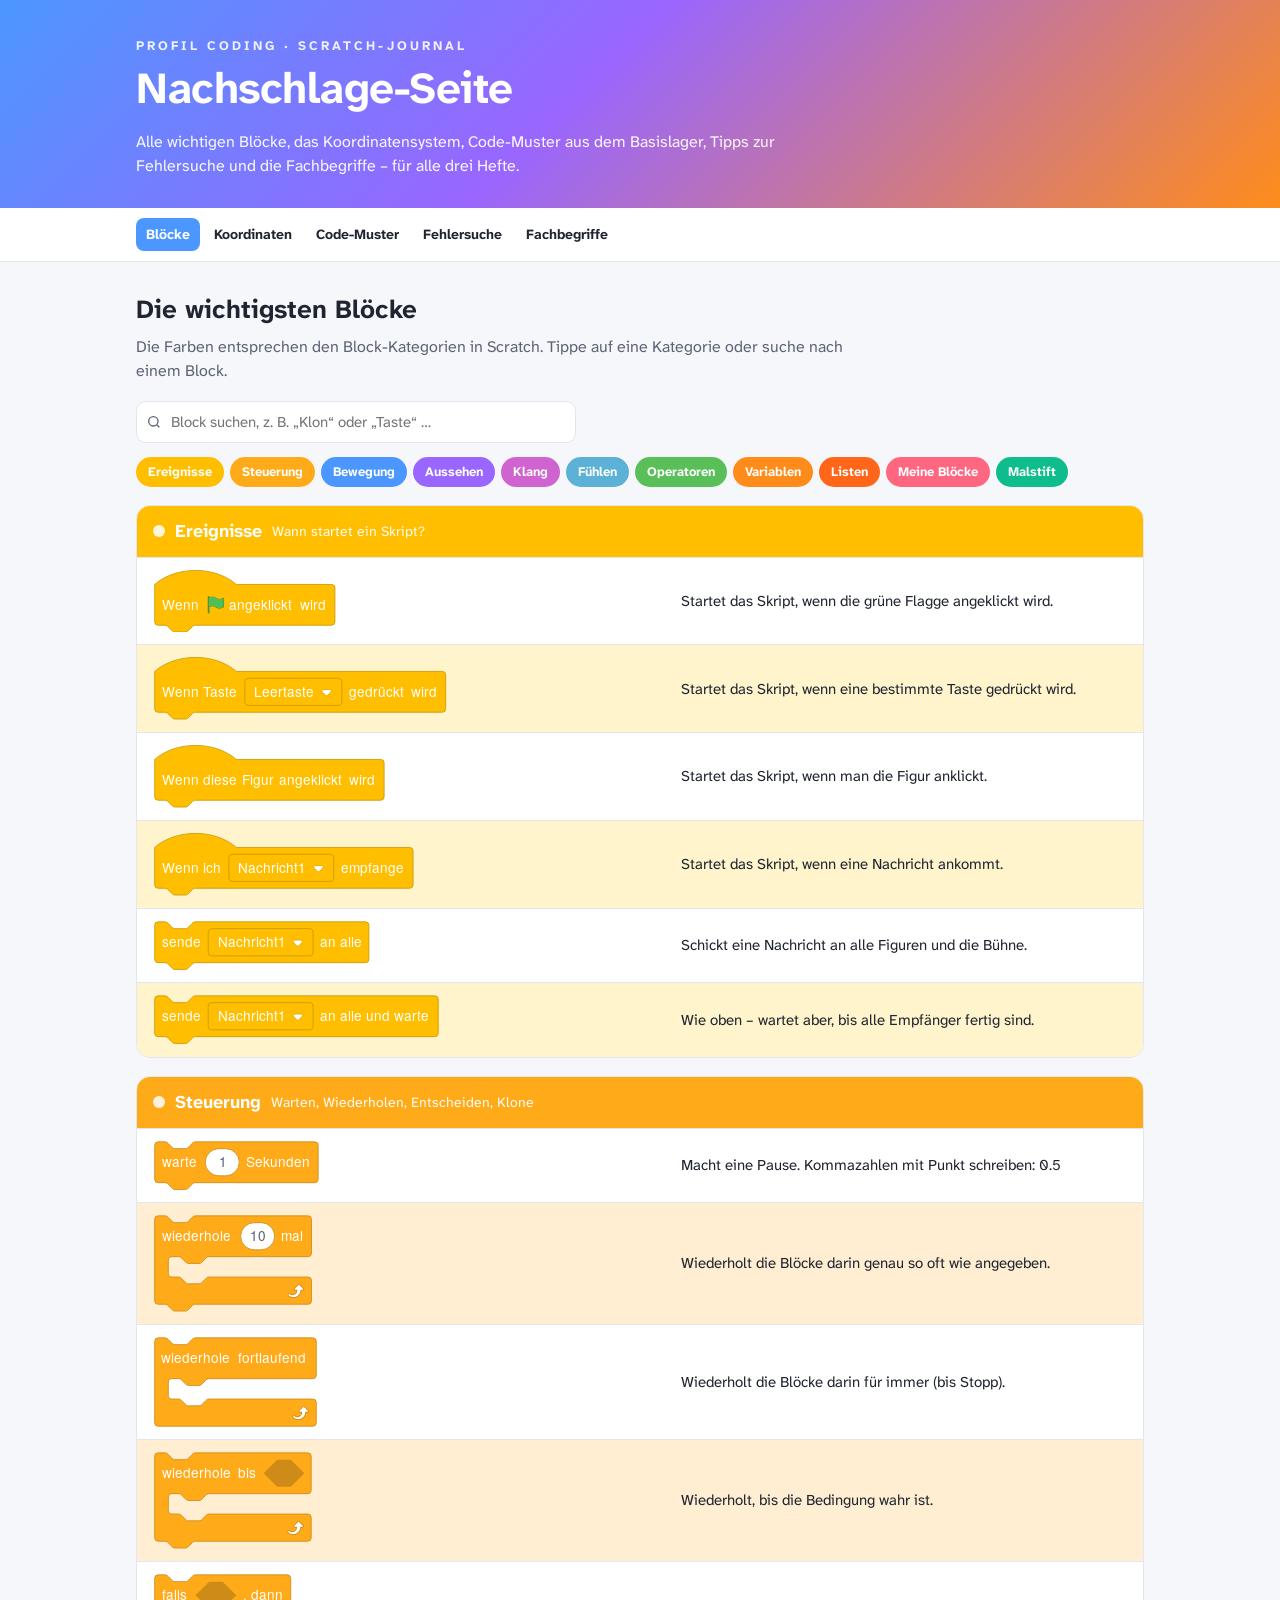
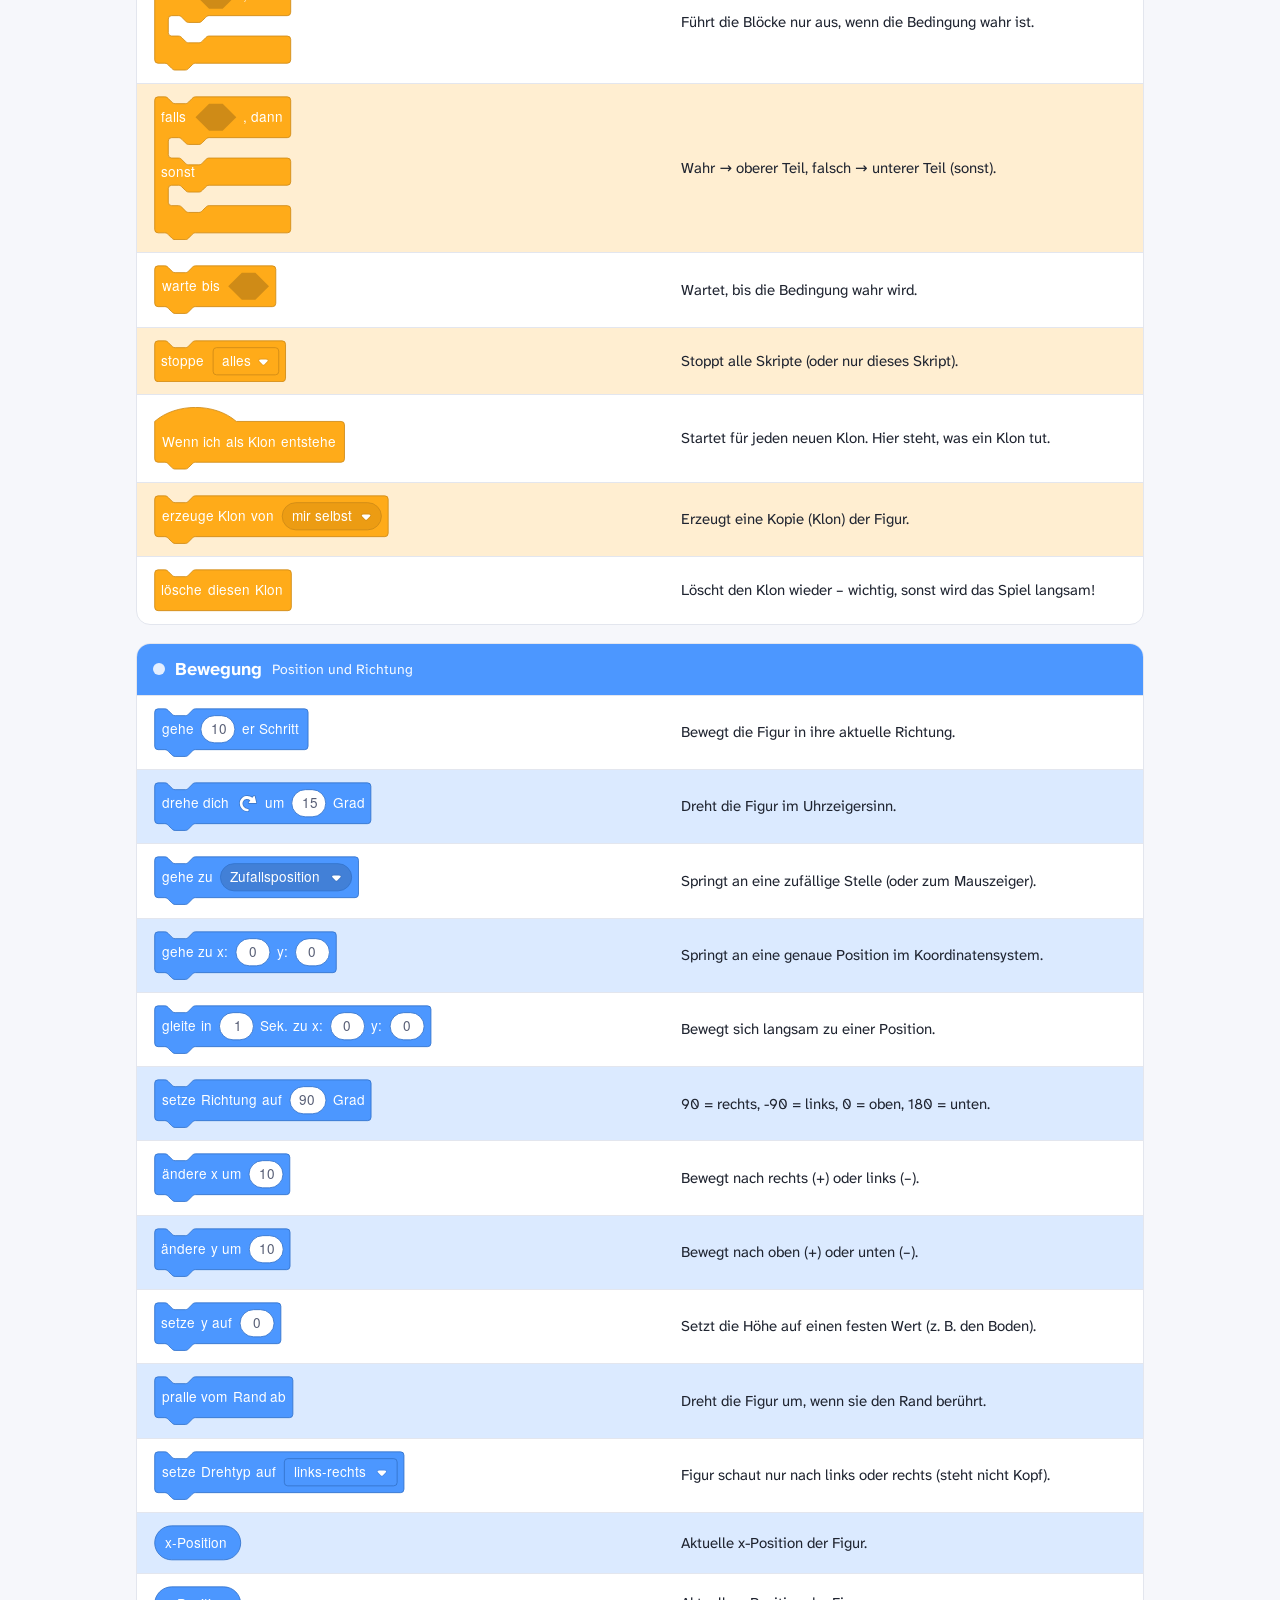
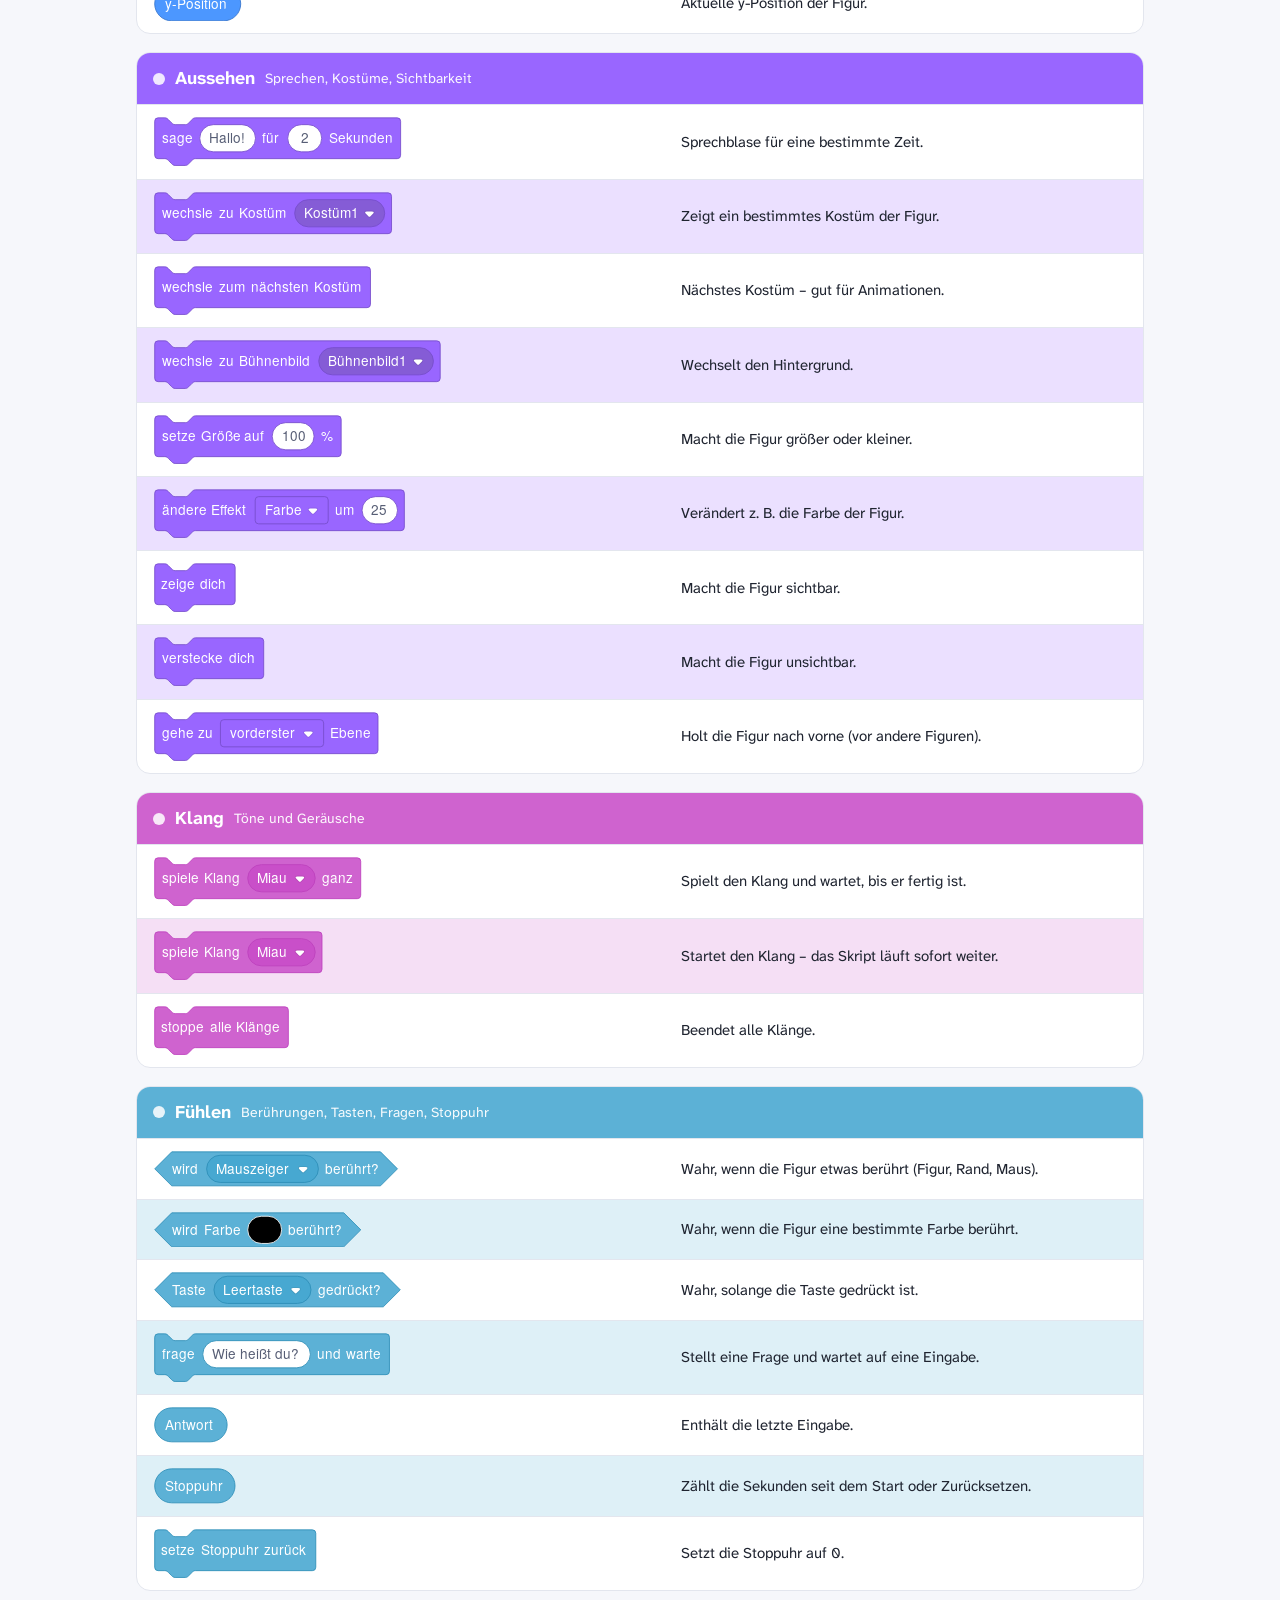
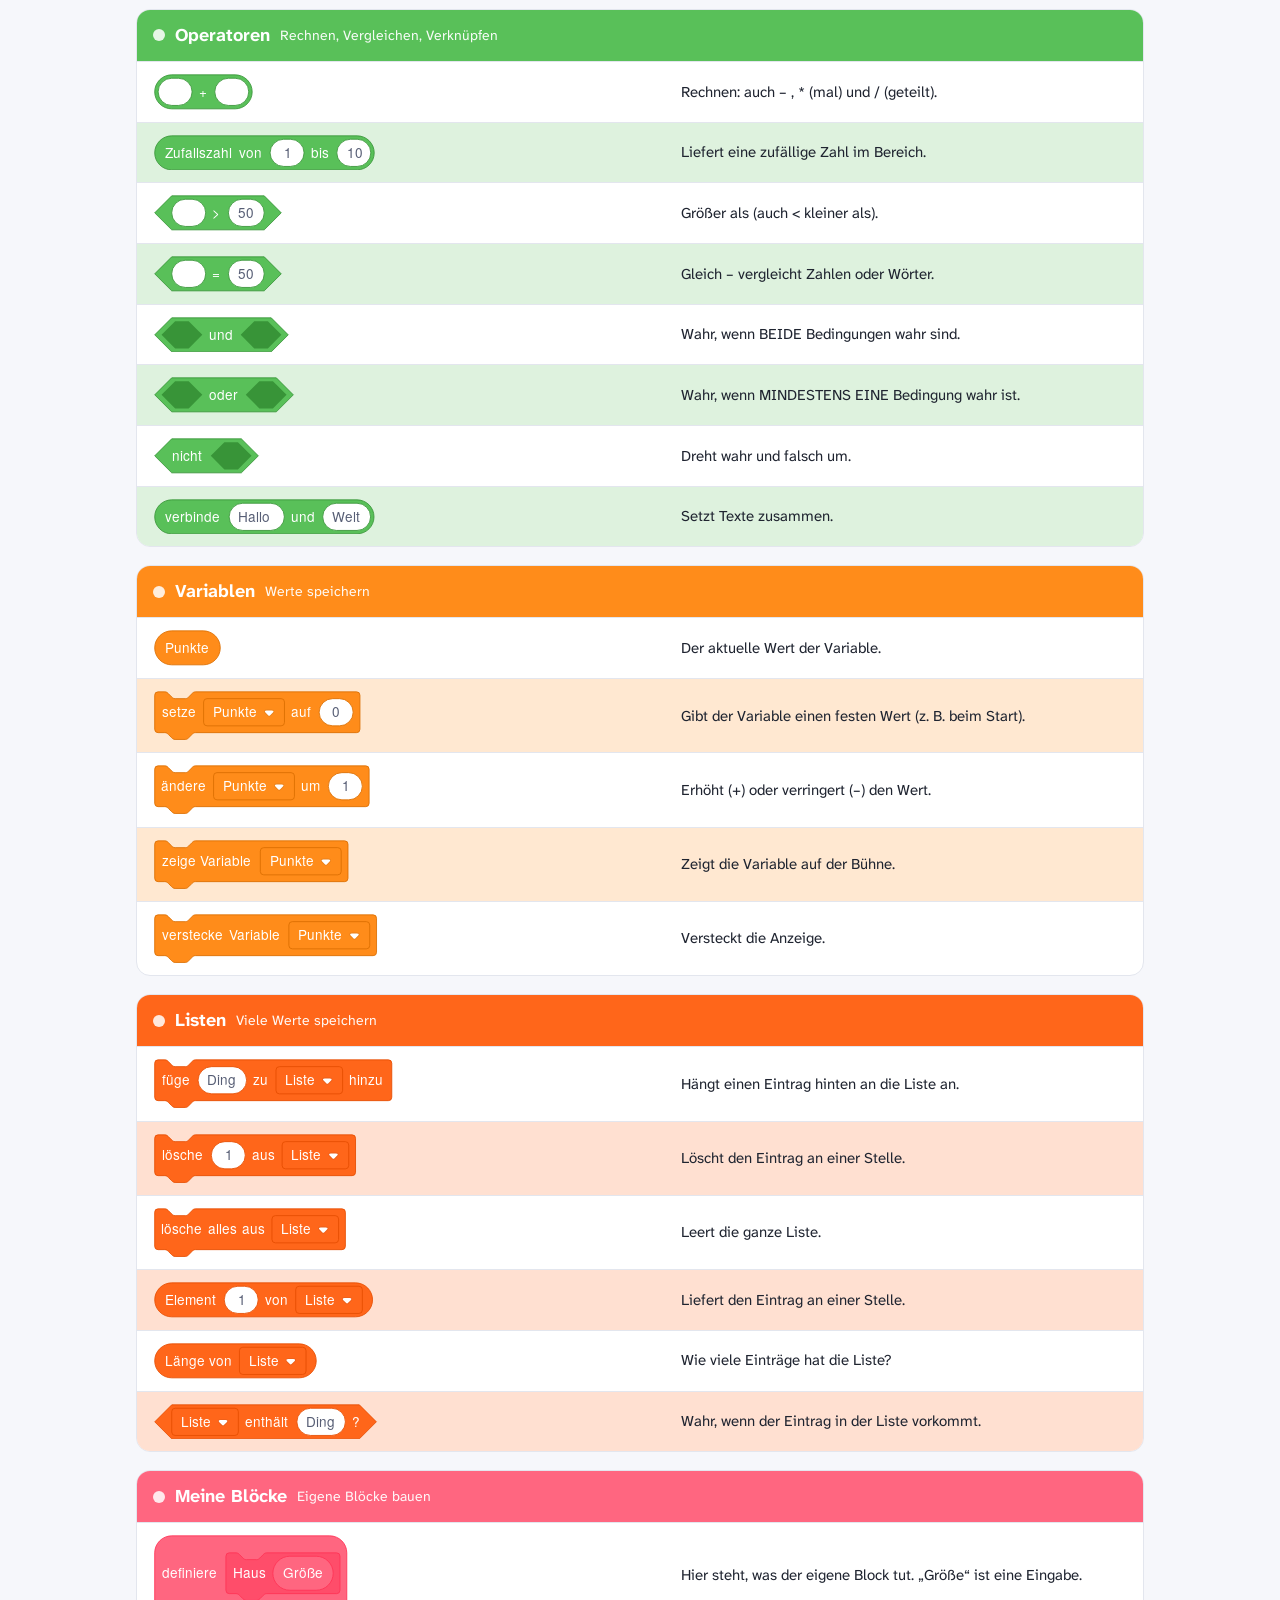
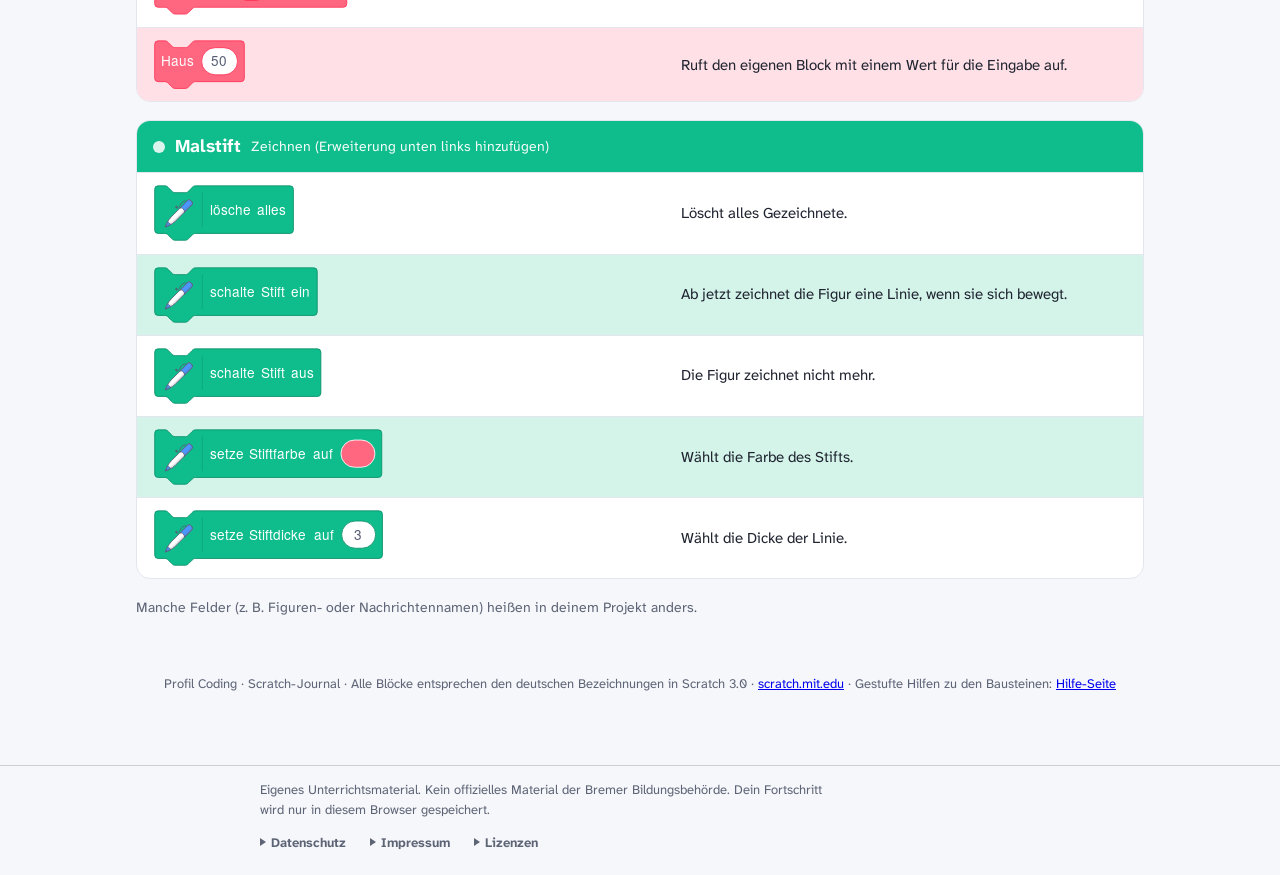
<file: index.html>
<!doctype html>
<html lang="de"><head><meta charset="utf-8">
<meta name="robots" content="noindex, nofollow, noarchive">
<link rel="stylesheet" href="assets/fonts/fonts.css"><meta name="viewport" content="width=device-width,initial-scale=1">
<title>Scratch Nachschlagen</title>
<style>
.sb-label{font-family:Lucida Grande,Verdana,Arial,DejaVu Sans,sans-serif;font-weight:700;fill:#fff;font-size:10px;word-spacing:1px}.sb-obsolete{fill:#d42828}.sb-motion{fill:#4a6cd4}.sb-looks{fill:#8a55d7}.sb-sound{fill:#bb42c3}.sb-pen{fill:#0e9a6c}.sb-events{fill:#c88330}.sb-control{fill:#e1a91a}.sb-sensing{fill:#2ca5e2}.sb-operators{fill:#5cb712}.sb-variables{fill:#ee7d16}.sb-list{fill:#cc5b22}.sb-custom{fill:#632d99}.sb-custom-arg{fill:#5947b1}.sb-extension{fill:#4b4a60}.sb-grey{fill:#969696}.sb-bevel{filter:url(#bevelFilter)}.sb-input{filter:url(#inputBevelFilter)}.sb-input-number,.sb-input-number-dropdown,.sb-input-string{fill:#fff}.sb-literal-dropdown,.sb-literal-number,.sb-literal-number-dropdown,.sb-literal-string{font-weight:400;font-size:9px;word-spacing:0}.sb-literal-number,.sb-literal-number-dropdown,.sb-literal-string{fill:#000}.sb-darker{filter:url(#inputDarkFilter)}.sb-outline{stroke:#fff;stroke-opacity:.2;stroke-width:2;fill:none}.sb-comment,.sb-define-hat-cap{stroke:#632d99;stroke-width:1;fill:#8e2ec2}.sb-comment{fill:#ffffa5;stroke:#d0d1d2}.sb-comment-line{fill:#ffff80}.sb-comment-label{font-family:Helvetica,Arial,DejaVu Sans,sans-serif;font-weight:700;fill:#5c5d5f;word-spacing:0;font-size:12px}.sb-diff{fill:none;stroke:#000}.sb-diff-ins{stroke-width:2px}.sb-diff-del{stroke-width:3px}
.sb3-label{font:500 12pt Helvetica Neue,Helvetica,sans-serif}.sb3-literal-dropdown,.sb3-literal-number,.sb3-literal-number-dropdown,.sb3-literal-string{word-spacing:0}.sb3-diff{fill:none;stroke:#000}.sb3-diff-ins{stroke-width:2px}.sb3-diff-del{stroke-width:3px}svg .sb3-motion{fill:#4c97ff;stroke:#3373cc}svg .sb3-motion-alt{fill:#4280d7}svg .sb3-motion-dark{fill:#3373cc}svg .sb3-looks{fill:#96f;stroke:#774dcb}svg .sb3-looks-alt{fill:#855cd6}svg .sb3-looks-dark{fill:#774dcb}svg .sb3-sound{fill:#cf63cf;stroke:#bd42bd}svg .sb3-sound-alt{fill:#c94fc9}svg .sb3-sound-dark{fill:#bd42bd}svg .sb3-control{fill:#ffab19;stroke:#cf8b17}svg .sb3-control-alt{fill:#ec9c13}svg .sb3-control-dark{fill:#cf8b17}svg .sb3-events{fill:#ffbf00;stroke:#c90}svg .sb3-events-alt{fill:#e6ac00}svg .sb3-events-dark{fill:#c90}svg .sb3-sensing{fill:#5cb1d6;stroke:#2e8eb8}svg .sb3-sensing-alt{fill:#47a8d1}svg .sb3-sensing-dark{fill:#2e8eb8}svg .sb3-operators{fill:#59c059;stroke:#389438}svg .sb3-operators-alt{fill:#46b946}svg .sb3-operators-dark{fill:#389438}svg .sb3-variables{fill:#ff8c1a;stroke:#db6e00}svg .sb3-variables-alt{fill:#ff8000}svg .sb3-variables-dark{fill:#db6e00}svg .sb3-list{fill:#ff661a;stroke:#e64d00}svg .sb3-list-alt{fill:#f50}svg .sb3-list-dark{fill:#e64d00}svg .sb3-custom{fill:#ff6680;stroke:#f35}svg .sb3-custom-alt{fill:#ff4d6a}svg .sb3-custom-dark{fill:#f35}svg .sb3-extension{fill:#0fbd8c;stroke:#0b8e69}svg .sb3-extension-alt{fill:#0da57a}svg .sb3-extension-dark{fill:#0b8e69}svg .sb3-obsolete{fill:#ed4242;stroke:#ca2b2b}svg .sb3-obsolete-alt{fill:#db3333}svg .sb3-obsolete-dark{fill:#ca2b2b}svg .sb3-grey{fill:#bfbfbf;stroke:#909090}svg .sb3-grey-alt{fill:#b2b2b2}svg .sb3-grey-dark{fill:#909090}svg .sb3-label{fill:#fff}svg .sb3-input-color{stroke:#fff}svg .sb3-input-number,svg .sb3-input-string{fill:#fff}svg .sb3-literal-number,svg .sb3-literal-string{fill:#575e75}svg .sb3-custom-arg{fill:#ff6680;stroke:#f35}svg .sb3-extension-line{stroke:#0da57a}svg.scratchblocks-style-scratch3-high-contrast .sb3-motion{fill:#80b5ff;stroke:#3373cc}svg.scratchblocks-style-scratch3-high-contrast .sb3-motion-alt{fill:#b3d2ff}svg.scratchblocks-style-scratch3-high-contrast .sb3-motion-dark{fill:#3373cc}svg.scratchblocks-style-scratch3-high-contrast .sb3-looks{fill:#ccb3ff;stroke:#774dcb}svg.scratchblocks-style-scratch3-high-contrast .sb3-looks-alt{fill:#dcf}svg.scratchblocks-style-scratch3-high-contrast .sb3-looks-dark{fill:#774dcb}svg.scratchblocks-style-scratch3-high-contrast .sb3-sound{fill:#e19de1;stroke:#bd42bd}svg.scratchblocks-style-scratch3-high-contrast .sb3-sound-alt{fill:#ffb3ff}svg.scratchblocks-style-scratch3-high-contrast .sb3-sound-dark{fill:#bd42bd}svg.scratchblocks-style-scratch3-high-contrast .sb3-control{fill:#ffbe4c;stroke:#cf8b17}svg.scratchblocks-style-scratch3-high-contrast .sb3-control-alt{fill:#ffda99}svg.scratchblocks-style-scratch3-high-contrast .sb3-control-dark{fill:#cf8b17}svg.scratchblocks-style-scratch3-high-contrast .sb3-events{fill:#ffd966;stroke:#c90}svg.scratchblocks-style-scratch3-high-contrast .sb3-events-alt{fill:#ffecb3}svg.scratchblocks-style-scratch3-high-contrast .sb3-events-dark{fill:#c90}svg.scratchblocks-style-scratch3-high-contrast .sb3-sensing{fill:#85c4e0;stroke:#2e8eb8}svg.scratchblocks-style-scratch3-high-contrast .sb3-sensing-alt{fill:#aed8ea}svg.scratchblocks-style-scratch3-high-contrast .sb3-sensing-dark{fill:#2e8eb8}svg.scratchblocks-style-scratch3-high-contrast .sb3-operators{fill:#7ece7e;stroke:#389438}svg.scratchblocks-style-scratch3-high-contrast .sb3-operators-alt{fill:#b5e3b5}svg.scratchblocks-style-scratch3-high-contrast .sb3-operators-dark{fill:#389438}svg.scratchblocks-style-scratch3-high-contrast .sb3-variables{fill:#ffa54c;stroke:#db6e00}svg.scratchblocks-style-scratch3-high-contrast .sb3-variables-alt{fill:#fc9}svg.scratchblocks-style-scratch3-high-contrast .sb3-variables-dark{fill:#db6e00}svg.scratchblocks-style-scratch3-high-contrast .sb3-list{fill:#f96;stroke:#e64d00}svg.scratchblocks-style-scratch3-high-contrast .sb3-list-alt{fill:#ffcab0}svg.scratchblocks-style-scratch3-high-contrast .sb3-list-dark{fill:#e64d00}svg.scratchblocks-style-scratch3-high-contrast .sb3-custom{fill:#f9a;stroke:#f35}svg.scratchblocks-style-scratch3-high-contrast .sb3-custom-alt{fill:#ffccd5}svg.scratchblocks-style-scratch3-high-contrast .sb3-custom-dark{fill:#f35}svg.scratchblocks-style-scratch3-high-contrast .sb3-extension{fill:#13ecaf;stroke:#0b8e69}svg.scratchblocks-style-scratch3-high-contrast .sb3-extension-alt{fill:#75f0cd}svg.scratchblocks-style-scratch3-high-contrast .sb3-extension-dark{fill:#0b8e69}svg.scratchblocks-style-scratch3-high-contrast .sb3-obsolete{fill:#fc6666;stroke:#d32121}svg.scratchblocks-style-scratch3-high-contrast .sb3-obsolete-alt{fill:#fcb0b0}svg.scratchblocks-style-scratch3-high-contrast .sb3-obsolete-dark{fill:#d32121}svg.scratchblocks-style-scratch3-high-contrast .sb3-grey{fill:#bfbfbf;stroke:#959595}svg.scratchblocks-style-scratch3-high-contrast .sb3-grey-alt{fill:#b2b2b2}svg.scratchblocks-style-scratch3-high-contrast .sb3-grey-dark{fill:#959595}svg.scratchblocks-style-scratch3-high-contrast .sb3-label{fill:#000}svg.scratchblocks-style-scratch3-high-contrast .sb3-input-color{stroke:#fff}svg.scratchblocks-style-scratch3-high-contrast .sb3-input-number,svg.scratchblocks-style-scratch3-high-contrast .sb3-input-string{fill:#fff}svg.scratchblocks-style-scratch3-high-contrast .sb3-literal-number,svg.scratchblocks-style-scratch3-high-contrast .sb3-literal-string{fill:#000}svg.scratchblocks-style-scratch3-high-contrast .sb3-custom-arg{fill:#f9a;stroke:#f35}svg.scratchblocks-style-scratch3-high-contrast .sb3-extension-line{stroke:#75f0cd}.sb3-comment{fill:#ffffa5;stroke:#d0d1d2;stroke-width:1}.sb3-comment-line{fill:#ffff80}.sb3-comment-label,.sb3-label.sb3-comment-label{font:400 12pt Helvetica Neue,Helvetica,sans-serif;fill:#000;word-spacing:0}
.sb-label{font-family:Lucida Grande,Verdana,Arial,DejaVu Sans,sans-serif;font-weight:700;fill:#fff;font-size:10px;word-spacing:1px}.sb-obsolete{fill:#d42828}.sb-motion{fill:#4a6cd4}.sb-looks{fill:#8a55d7}.sb-sound{fill:#bb42c3}.sb-pen{fill:#0e9a6c}.sb-events{fill:#c88330}.sb-control{fill:#e1a91a}.sb-sensing{fill:#2ca5e2}.sb-operators{fill:#5cb712}.sb-variables{fill:#ee7d16}.sb-list{fill:#cc5b22}.sb-custom{fill:#632d99}.sb-custom-arg{fill:#5947b1}.sb-extension{fill:#4b4a60}.sb-grey{fill:#969696}.sb-bevel{filter:url(#bevelFilter)}.sb-input{filter:url(#inputBevelFilter)}.sb-input-number,.sb-input-number-dropdown,.sb-input-string{fill:#fff}.sb-literal-dropdown,.sb-literal-number,.sb-literal-number-dropdown,.sb-literal-string{font-weight:400;font-size:9px;word-spacing:0}.sb-literal-number,.sb-literal-number-dropdown,.sb-literal-string{fill:#000}.sb-darker{filter:url(#inputDarkFilter)}.sb-outline{stroke:#fff;stroke-opacity:.2;stroke-width:2;fill:none}.sb-comment,.sb-define-hat-cap{stroke:#632d99;stroke-width:1;fill:#8e2ec2}.sb-comment{fill:#ffffa5;stroke:#d0d1d2}.sb-comment-line{fill:#ffff80}.sb-comment-label{font-family:Helvetica,Arial,DejaVu Sans,sans-serif;font-weight:700;fill:#5c5d5f;word-spacing:0;font-size:12px}.sb-diff{fill:none;stroke:#000}.sb-diff-ins{stroke-width:2px}.sb-diff-del{stroke-width:3px}
.sb3-label{font:500 12pt Helvetica Neue,Helvetica,sans-serif}.sb3-literal-dropdown,.sb3-literal-number,.sb3-literal-number-dropdown,.sb3-literal-string{word-spacing:0}.sb3-diff{fill:none;stroke:#000}.sb3-diff-ins{stroke-width:2px}.sb3-diff-del{stroke-width:3px}svg .sb3-motion{fill:#4c97ff;stroke:#3373cc}svg .sb3-motion-alt{fill:#4280d7}svg .sb3-motion-dark{fill:#3373cc}svg .sb3-looks{fill:#96f;stroke:#774dcb}svg .sb3-looks-alt{fill:#855cd6}svg .sb3-looks-dark{fill:#774dcb}svg .sb3-sound{fill:#cf63cf;stroke:#bd42bd}svg .sb3-sound-alt{fill:#c94fc9}svg .sb3-sound-dark{fill:#bd42bd}svg .sb3-control{fill:#ffab19;stroke:#cf8b17}svg .sb3-control-alt{fill:#ec9c13}svg .sb3-control-dark{fill:#cf8b17}svg .sb3-events{fill:#ffbf00;stroke:#c90}svg .sb3-events-alt{fill:#e6ac00}svg .sb3-events-dark{fill:#c90}svg .sb3-sensing{fill:#5cb1d6;stroke:#2e8eb8}svg .sb3-sensing-alt{fill:#47a8d1}svg .sb3-sensing-dark{fill:#2e8eb8}svg .sb3-operators{fill:#59c059;stroke:#389438}svg .sb3-operators-alt{fill:#46b946}svg .sb3-operators-dark{fill:#389438}svg .sb3-variables{fill:#ff8c1a;stroke:#db6e00}svg .sb3-variables-alt{fill:#ff8000}svg .sb3-variables-dark{fill:#db6e00}svg .sb3-list{fill:#ff661a;stroke:#e64d00}svg .sb3-list-alt{fill:#f50}svg .sb3-list-dark{fill:#e64d00}svg .sb3-custom{fill:#ff6680;stroke:#f35}svg .sb3-custom-alt{fill:#ff4d6a}svg .sb3-custom-dark{fill:#f35}svg .sb3-extension{fill:#0fbd8c;stroke:#0b8e69}svg .sb3-extension-alt{fill:#0da57a}svg .sb3-extension-dark{fill:#0b8e69}svg .sb3-obsolete{fill:#ed4242;stroke:#ca2b2b}svg .sb3-obsolete-alt{fill:#db3333}svg .sb3-obsolete-dark{fill:#ca2b2b}svg .sb3-grey{fill:#bfbfbf;stroke:#909090}svg .sb3-grey-alt{fill:#b2b2b2}svg .sb3-grey-dark{fill:#909090}svg .sb3-label{fill:#fff}svg .sb3-input-color{stroke:#fff}svg .sb3-input-number,svg .sb3-input-string{fill:#fff}svg .sb3-literal-number,svg .sb3-literal-string{fill:#575e75}svg .sb3-custom-arg{fill:#ff6680;stroke:#f35}svg .sb3-extension-line{stroke:#0da57a}svg.scratchblocks-style-scratch3-high-contrast .sb3-motion{fill:#80b5ff;stroke:#3373cc}svg.scratchblocks-style-scratch3-high-contrast .sb3-motion-alt{fill:#b3d2ff}svg.scratchblocks-style-scratch3-high-contrast .sb3-motion-dark{fill:#3373cc}svg.scratchblocks-style-scratch3-high-contrast .sb3-looks{fill:#ccb3ff;stroke:#774dcb}svg.scratchblocks-style-scratch3-high-contrast .sb3-looks-alt{fill:#dcf}svg.scratchblocks-style-scratch3-high-contrast .sb3-looks-dark{fill:#774dcb}svg.scratchblocks-style-scratch3-high-contrast .sb3-sound{fill:#e19de1;stroke:#bd42bd}svg.scratchblocks-style-scratch3-high-contrast .sb3-sound-alt{fill:#ffb3ff}svg.scratchblocks-style-scratch3-high-contrast .sb3-sound-dark{fill:#bd42bd}svg.scratchblocks-style-scratch3-high-contrast .sb3-control{fill:#ffbe4c;stroke:#cf8b17}svg.scratchblocks-style-scratch3-high-contrast .sb3-control-alt{fill:#ffda99}svg.scratchblocks-style-scratch3-high-contrast .sb3-control-dark{fill:#cf8b17}svg.scratchblocks-style-scratch3-high-contrast .sb3-events{fill:#ffd966;stroke:#c90}svg.scratchblocks-style-scratch3-high-contrast .sb3-events-alt{fill:#ffecb3}svg.scratchblocks-style-scratch3-high-contrast .sb3-events-dark{fill:#c90}svg.scratchblocks-style-scratch3-high-contrast .sb3-sensing{fill:#85c4e0;stroke:#2e8eb8}svg.scratchblocks-style-scratch3-high-contrast .sb3-sensing-alt{fill:#aed8ea}svg.scratchblocks-style-scratch3-high-contrast .sb3-sensing-dark{fill:#2e8eb8}svg.scratchblocks-style-scratch3-high-contrast .sb3-operators{fill:#7ece7e;stroke:#389438}svg.scratchblocks-style-scratch3-high-contrast .sb3-operators-alt{fill:#b5e3b5}svg.scratchblocks-style-scratch3-high-contrast .sb3-operators-dark{fill:#389438}svg.scratchblocks-style-scratch3-high-contrast .sb3-variables{fill:#ffa54c;stroke:#db6e00}svg.scratchblocks-style-scratch3-high-contrast .sb3-variables-alt{fill:#fc9}svg.scratchblocks-style-scratch3-high-contrast .sb3-variables-dark{fill:#db6e00}svg.scratchblocks-style-scratch3-high-contrast .sb3-list{fill:#f96;stroke:#e64d00}svg.scratchblocks-style-scratch3-high-contrast .sb3-list-alt{fill:#ffcab0}svg.scratchblocks-style-scratch3-high-contrast .sb3-list-dark{fill:#e64d00}svg.scratchblocks-style-scratch3-high-contrast .sb3-custom{fill:#f9a;stroke:#f35}svg.scratchblocks-style-scratch3-high-contrast .sb3-custom-alt{fill:#ffccd5}svg.scratchblocks-style-scratch3-high-contrast .sb3-custom-dark{fill:#f35}svg.scratchblocks-style-scratch3-high-contrast .sb3-extension{fill:#13ecaf;stroke:#0b8e69}svg.scratchblocks-style-scratch3-high-contrast .sb3-extension-alt{fill:#75f0cd}svg.scratchblocks-style-scratch3-high-contrast .sb3-extension-dark{fill:#0b8e69}svg.scratchblocks-style-scratch3-high-contrast .sb3-obsolete{fill:#fc6666;stroke:#d32121}svg.scratchblocks-style-scratch3-high-contrast .sb3-obsolete-alt{fill:#fcb0b0}svg.scratchblocks-style-scratch3-high-contrast .sb3-obsolete-dark{fill:#d32121}svg.scratchblocks-style-scratch3-high-contrast .sb3-grey{fill:#bfbfbf;stroke:#959595}svg.scratchblocks-style-scratch3-high-contrast .sb3-grey-alt{fill:#b2b2b2}svg.scratchblocks-style-scratch3-high-contrast .sb3-grey-dark{fill:#959595}svg.scratchblocks-style-scratch3-high-contrast .sb3-label{fill:#000}svg.scratchblocks-style-scratch3-high-contrast .sb3-input-color{stroke:#fff}svg.scratchblocks-style-scratch3-high-contrast .sb3-input-number,svg.scratchblocks-style-scratch3-high-contrast .sb3-input-string{fill:#fff}svg.scratchblocks-style-scratch3-high-contrast .sb3-literal-number,svg.scratchblocks-style-scratch3-high-contrast .sb3-literal-string{fill:#000}svg.scratchblocks-style-scratch3-high-contrast .sb3-custom-arg{fill:#f9a;stroke:#f35}svg.scratchblocks-style-scratch3-high-contrast .sb3-extension-line{stroke:#75f0cd}.sb3-comment{fill:#ffffa5;stroke:#d0d1d2;stroke-width:1}.sb3-comment-line{fill:#ffff80}.sb3-comment-label,.sb3-label.sb3-comment-label{font:400 12pt Helvetica Neue,Helvetica,sans-serif;fill:#000;word-spacing:0}
:root{--bg:#f6f7fb;--card:#fff;--ink:#1f2430;--muted:#5d6475;--line:#e3e6ee;--accent:#ff8c1a;--radius:14px}
*{box-sizing:border-box}
html{scroll-behavior:smooth;scroll-padding-top:70px}
body{margin:0;background:var(--bg);color:var(--ink);font:16px/1.5 system-ui,-apple-system,"Segoe UI",Roboto,Helvetica,Arial,sans-serif}
header.hero{background:linear-gradient(135deg,#4c97ff 0%,#9966ff 45%,#ff8c1a 100%);color:#fff;padding:36px 16px 30px}
.wrap{max-width:1040px;margin:0 auto;padding:0 16px}
.hero h1{margin:0;font-size:clamp(28px,5vw,44px);letter-spacing:-.5px}
.hero p{margin:8px 0 0;max-width:640px;opacity:.95}
.hero .kicker{text-transform:uppercase;letter-spacing:3px;font-size:13px;font-weight:700;opacity:.9}
nav.top{position:sticky;top:0;z-index:5;background:rgba(255,255,255,.96);backdrop-filter:blur(6px);border-bottom:1px solid var(--line)}
nav.top .wrap{display:flex;flex-wrap:wrap;gap:8px;align-items:center;padding-top:10px;padding-bottom:10px}
nav.top .links{display:flex;gap:4px;overflow-x:auto;white-space:nowrap;scrollbar-width:none;max-width:100%}
nav.top a.sec{color:var(--ink);text-decoration:none;font-weight:600;font-size:14px;padding:6px 10px;border-radius:8px}
nav.top a.sec:hover{background:#eef1f7}
nav.top a.sec.active{background:#4c97ff;color:#fff}
main section.part[hidden]{display:none}
.search{display:block;max-width:440px;position:relative;margin:0 0 14px}
.search input{width:100%;padding:9px 12px 9px 34px;border:1px solid var(--line);border-radius:10px;font:inherit;font-size:15px;background:#fff}
.search svg{position:absolute;left:10px;top:50%;transform:translateY(-50%);width:16px;height:16px;fill:none;stroke:var(--muted);stroke-width:2}
main section.part{padding:28px 0 8px;min-height:60vh}
h2{font-size:26px;margin:0 0 6px;display:flex;gap:10px;align-items:baseline}
h2 .num{color:var(--accent);font-size:18px}
.lead{color:var(--muted);margin:0 0 18px;max-width:720px}
.chips{display:flex;flex-wrap:wrap;gap:6px;margin:0 0 18px}
.chip{--c:#888;background:var(--c);color:#fff;text-decoration:none;font-size:13px;font-weight:700;padding:5px 12px;border-radius:999px}
.chip:hover{filter:brightness(.92)}
.cat{background:var(--card);border-radius:var(--radius);border:1px solid var(--line);margin:0 0 18px;overflow:hidden}
.cat h3{margin:0;padding:12px 16px;background:var(--c);color:#fff;font-size:18px;display:flex;align-items:center;gap:10px;flex-wrap:wrap}
.cat h3 small{font-weight:500;opacity:.95;font-size:14px}
.cat h3 .dot{width:12px;height:12px;border-radius:50%;background:#fff;opacity:.85}
.cat ul{list-style:none;margin:0;padding:0}
.row{display:grid;grid-template-columns:minmax(0,1.15fr) minmax(0,1fr);gap:16px;align-items:center;padding:10px 16px;border-top:1px solid var(--line)}
.row:nth-child(even){background:var(--l)}
.row p{margin:0;font-size:15px}
.blk{overflow-x:auto;padding:2px 0}
.blk svg{display:block;max-width:none}
.hidden{display:none!important}
.empty{display:none;color:var(--muted);padding:12px 0}
.koordbox{display:grid;grid-template-columns:minmax(0,1.3fr) minmax(0,1fr);gap:20px;align-items:start}
.koord{width:100%;height:auto;background:#fff;border-radius:var(--radius);border:1px solid var(--line)}
table{border-collapse:collapse;width:100%;background:#fff;border-radius:10px;overflow:hidden;border:1px solid var(--line);margin-bottom:14px;font-size:15px}
th,td{padding:8px 12px;text-align:left;border-top:1px solid var(--line)}
th{background:#4c97ff;color:#fff;border-top:0}
tr:nth-child(even) td{background:#eef5ff}
code{font-family:ui-monospace,Consolas,monospace;background:#eef1f7;padding:1px 5px;border-radius:5px;font-size:.92em}
.pat{display:grid;grid-template-columns:minmax(0,1fr) minmax(0,1.4fr);gap:20px;background:var(--card);border:1px solid var(--line);border-left:6px solid #59c059;border-radius:var(--radius);padding:16px;margin:0 0 14px}
.pat h3{margin:0 0 4px;font-size:17px}
.pat p{margin:0;color:var(--muted);font-size:15px}
details{background:var(--card);border:1px solid var(--line);border-radius:12px;margin:0 0 8px;padding:0 16px}
summary{cursor:pointer;font-weight:700;padding:12px 0;list-style-position:outside}
details p{margin:0 0 12px}
.gold{background:#fff4d6;border:1px solid #ffd27a;border-radius:var(--radius);padding:14px 16px;margin:14px 0}
dl{display:grid;grid-template-columns:repeat(auto-fill,minmax(280px,1fr));gap:10px;margin:0}
.term{background:var(--card);border:1px solid var(--line);border-radius:12px;padding:12px 14px}
dt{font-weight:700;color:#3d6fd6}
dd{margin:4px 0 0;font-size:15px}
footer{color:var(--muted);font-size:13px;padding:30px 16px 40px;text-align:center}
@media (max-width:720px){
  .row,.pat,.koordbox{grid-template-columns:1fr;gap:6px}
  .search{max-width:none}
  nav.top a.sec{padding:4px 6px;font-size:13px}
  nav.top .wrap{gap:6px;padding-top:8px;padding-bottom:6px}
  html{scroll-padding-top:60px}
}
@media print{nav.top{display:none} main section.part[hidden]{display:block} .search{display:none} details{break-inside:avoid} details:not([open]) p{display:block} .cat,.pat{break-inside:avoid}}

html body{font-family:"Atkinson Hyperlegible Next",system-ui,-apple-system,"Segoe UI",Roboto,Arial,sans-serif}
button,input,select,textarea{font-family:inherit}
code,kbd,pre,samp{font-family:"Atkinson Hyperlegible Mono",ui-monospace,Consolas,monospace}
.sb3-label,.sb3-comment-label{font-family:"TeX Gyre Heros","Helvetica Neue",Helvetica,Arial,sans-serif}
.stdfuss{display:block;clear:both;margin:32px 0 0;padding:14px max(16px,env(safe-area-inset-right,0px)) calc(18px + env(safe-area-inset-bottom,0px)) max(16px,env(safe-area-inset-left,0px));border-top:1px solid rgba(128,128,128,.35);font-size:13px;line-height:1.5;color:var(--muted,#5d6475);text-align:left;position:relative;z-index:1}
.stdfuss *{box-sizing:border-box}
.stdfuss .stdfuss-in{max-width:760px;margin:0 auto}
.stdfuss p{margin:0 0 8px;max-width:72ch}
.stdfuss .stdfuss-row{display:flex;flex-wrap:wrap;gap:0 24px;align-items:center}
.stdfuss .stdfuss-row button{font:inherit;font-weight:700;color:inherit;background:none;border:0;padding:5px 0;min-height:30px;cursor:pointer;display:inline-flex;align-items:center;gap:5px}
.stdfuss .stdfuss-row button::before{content:"";border:4.5px solid transparent;border-left:6px solid currentColor;border-right:0;transition:transform .15s}
.stdfuss .stdfuss-row button[aria-expanded="true"]::before{transform:rotate(90deg)}
.stdfuss .stdfuss-row button[aria-expanded="true"]{text-decoration:underline;text-underline-offset:3px}
.stdfuss .stdfuss-panel{max-width:72ch;margin-top:4px}
.stdfuss .stdfuss-panel[hidden]{display:none}
.stdfuss ul{margin:4px 0 8px;padding-left:20px}
.stdfuss li{margin:3px 0}
.stdfuss a{color:inherit;text-decoration:underline}
</style></head>
<body>
<svg width="0" height="0" style="position:absolute" aria-hidden="true"><defs><g id="sb3-greenFlag"><path d="M20.8 3.7c-.4-.2-.9-.1-1.2.2-2 1.6-4.8 1.6-6.8 0-2.3-1.9-5.6-2.3-8.3-1v-.4c0-.6-.5-1-1-1s-1 .4-1 1v18.8c0 .5.5 1 1 1h.1c.5 0 1-.5 1-1v-6.4c1-.7 2.1-1.2 3.4-1.3 1.2 0 2.4.4 3.4 1.2 2.9 2.3 7 2.3 9.8 0 .3-.2.4-.5.4-.9V4.7c0-.5-.3-.9-.8-1zm-.3 10.2C18 16 14.4 16 11.9 14c-1.1-.9-2.5-1.4-4-1.4-1.2.1-2.3.5-3.4 1.1V4c2.5-1.4 5.5-1.1 7.7.6 2.4 1.9 5.7 1.9 8.1 0h.2l.1.1-.1 9.2z" fill="#45993d"></path><path d="M20.6 4.8l-.1 9.1v.1c-2.5 2-6.1 2-8.6 0-1.1-.9-2.5-1.4-4-1.4-1.2.1-2.3.5-3.4 1.1V4c2.5-1.4 5.5-1.1 7.7.6 2.4 1.9 5.7 1.9 8.1 0h.2c0 .1.1.1.1.2z" fill="#4cbf56"></path></g><polygon points="6.6,0.5 13.12,0.5 19.5,6.6 19.5,13.12 13.12,19.5 6.6,19.5 0.5,13.12 0.5,6.6 " fill="#ec5959" stroke="#b84848" stroke-linejoin="round" stroke-linecap="round" id="sb3-stopSign"></polygon><path d="M0 0L4 4L0 8Z" fill="#111" id="sb3-addInput"></path><path d="M4 0L4 8L0 4Z" fill="#111" id="sb3-delInput"></path><g id="sb3-list"><rect x="0" y="0" width="15" height="18" fill="#fff"></rect><rect x="1" y="1" width="13" height="4" fill="#ff920f"></rect><rect x="1" y="7" width="13" height="4" fill="#ff920f"></rect><rect x="1" y="13" width="13" height="4" fill="#ff920f"></rect></g><image id="sb3-microbitBlock" width="40px" height="40px" href="[data-uri]"></image><g id="sb3-wedoBlock" fill="none"><path d="M23.513 11.17h-.73c-.319 0-.576.213-.576.478v1.08h1.882v-1.08c0-.265-.258-.479-.576-.479" fill="#7C87A5"></path><path d="M24.91 11.17h-.73c-.319 0-.576.213-.576.478v1.08h1.882v-1.08c0-.265-.258-.479-.576-.479z"></path><path d="M9.54 11.17h-.728c-.32 0-.576.213-.576.478v1.08h1.882v-1.08c0-.265-.257-.479-.577-.479" fill="#7C87A5"></path><path d="M10.938 11.17h-.729c-.32 0-.576.213-.576.478v1.08h1.882v-1.08c0-.265-.257-.479-.577-.479z"></path><path d="M26.305 11.17h-.73c-.318 0-.574.213-.574.478v1.08h1.882v-1.08c0-.265-.26-.479-.578-.479" fill="#7C87A5"></path><path d="M27.702 11.17h-.73c-.318 0-.574.213-.574.478v1.08h1.882v-1.08c0-.265-.26-.479-.578-.479z"></path><path d="M29.101 11.17h-.73c-.318 0-.576.213-.576.478v1.08h1.882v-1.08c0-.265-.258-.479-.576-.479" fill="#7C87A5"></path><path d="M30.498 11.17h-.73c-.318 0-.576.213-.576.478v1.08h1.882v-1.08c0-.265-.258-.479-.576-.479z"></path><path d="M17.925 11.17h-.73c-.319 0-.577.213-.577.478v1.08h1.883v-1.08c0-.265-.258-.479-.576-.479" fill="#7C87A5"></path><path d="M19.322 11.17h-.73c-.319 0-.577.213-.577.478v1.08h1.883v-1.08c0-.265-.258-.479-.576-.479z"></path><path d="M20.717 11.17h-.73c-.319 0-.575.213-.575.478v1.08h1.883v-1.08c0-.265-.26-.479-.578-.479" fill="#7C87A5"></path><path d="M22.114 11.17h-.73c-.319 0-.575.213-.575.478v1.08h1.883v-1.08c0-.265-.26-.479-.578-.479z"></path><path d="M15.129 11.17H14.4c-.32 0-.576.213-.576.478v1.08h1.883v-1.08c0-.265-.258-.479-.578-.479" fill="#7C87A5"></path><path d="M16.526 11.17h-.729c-.32 0-.576.213-.576.478v1.08h1.883v-1.08c0-.265-.258-.479-.578-.479z"></path><path d="M12.335 11.17h-.73c-.319 0-.575.213-.575.478v1.08h1.882v-1.08c0-.265-.26-.479-.577-.479" fill="#7C87A5"></path><path d="M13.732 11.17h-.73c-.319 0-.575.213-.575.478v1.08h1.883v-1.08c0-.265-.26-.479-.578-.479z"></path><path d="M31.893 11.17h-.73c-.318 0-.574.213-.574.478v1.08h1.882v-1.08c0-.265-.26-.479-.578-.479" fill="#7C87A5"></path><path d="M33.29 11.17h-.73c-.318 0-.574.213-.574.478v1.08h1.882v-1.08c0-.265-.26-.479-.578-.479z"></path><path d="M33.647 28.407H15.765V12.533h17.882c.52 0 .941.445.941.992v13.89c0 .547-.421.992-.94.992" fill="#FFF"></path><path d="M33.647 28.407H15.765V12.533h17.882c.52 0 .941.445.941.992v13.89c0 .547-.421.992-.94.992z" stroke="#7C87A5" stroke-width=".893"></path><path d="M15.765 28.407H5.412c-.52 0-.941-.445-.941-.993V16.502c0-2.19 1.686-3.969 3.764-3.969h15.06-3.766c-2.078 0-3.764 1.778-3.764 3.969v11.905z" fill="#FFF"></path><path d="M15.765 28.407H5.412c-.52 0-.941-.445-.941-.993V16.502c0-2.19 1.686-3.969 3.764-3.969h15.06-3.766c-2.078 0-3.764 1.778-3.764 3.969v11.905z" stroke="#7C87A5" stroke-width=".893"></path><path d="M12.941 12.533H11.06c-1.559 0-2.824 1.334-2.824 2.977v1.986c0 .547.422.992.941.992H12c.52 0 .941-.445.941-.992V15.51c0-1.643 1.265-2.977 2.824-2.977h.94-3.764z" fill="#4C97FF"></path><path d="M12.941 12.533H11.06c-1.559 0-2.824 1.334-2.824 2.977v1.986c0 .547.422.992.941.992H12c.52 0 .941-.445.941-.992V15.51c0-1.643 1.265-2.977 2.824-2.977h.94-3.764z" stroke="#3D79CC" stroke-width=".893"></path><path stroke="#7C87A5" stroke-width=".893" d="M4.47 20.474h27.961l2.157 2.974"></path><path d="M15.765 28.407H5.412c-.52 0-.941-.445-.941-.993V16.502c0-2.19 1.686-3.969 3.764-3.969h15.06-3.766c-2.078 0-3.764 1.778-3.764 3.969v11.905z" stroke="#7C87A5" stroke-width=".893"></path><path d="M21.307 18.964h-.73c-.319 0-.576.214-.576.479v1.08h1.882v-1.08c0-.265-.258-.479-.576-.479" fill="#7C87A5"></path><path d="M21.307 18.964h-.73c-.319 0-.576.214-.576.479v1.08h1.882v-1.08c0-.265-.258-.479-.576-.479z"></path><path d="M24.178 18.964h-.728c-.32 0-.576.214-.576.479v1.08h1.882v-1.08c0-.265-.258-.479-.578-.479" fill="#7C87A5"></path><path d="M24.178 18.964h-.728c-.32 0-.576.214-.576.479v1.08h1.882v-1.08c0-.265-.258-.479-.578-.479z"></path><path d="M27.051 18.964h-.73c-.318 0-.576.214-.576.479v1.08h1.882v-1.08c0-.265-.257-.479-.576-.479" fill="#7C87A5"></path><path d="M27.051 18.964h-.73c-.318 0-.576.214-.576.479v1.08h1.882v-1.08c0-.265-.257-.479-.576-.479z"></path><path d="M29.923 18.964h-.729c-.32 0-.576.214-.576.479v1.08h1.883v-1.08c0-.265-.258-.479-.578-.479" fill="#7C87A5"></path><path d="M29.923 18.964h-.729c-.32 0-.576.214-.576.479v1.08h1.883v-1.08c0-.265-.258-.479-.578-.479z"></path><path d="M33.647 28.407H15.765V20.47H32.43l2.157 2.978v3.966c0 .548-.421.993-.94.993" fill="#E6E7E8"></path><path d="M33.647 28.407H15.765V20.47H32.43l2.157 2.978v3.966c0 .548-.421.993-.94.993z" stroke="#7C87A5" stroke-width=".893"></path><path d="M15.765 28.407H5.412c-.52 0-.941-.445-.941-.993V20.47h11.294v7.937z" fill="#E6E7E8"></path><path d="M15.765 28.407H5.412c-.52 0-.941-.445-.941-.993V20.47h11.294v7.937z" stroke="#7C87A5" stroke-width=".893"></path><path fill="#E6E7E8" d="M19.53 24.438h11.294V20.47H19.529z"></path><path stroke="#7C87A5" stroke-width=".893" d="M19.53 24.438h11.294V20.47H19.529zm12.902-3.964l2.157-2.794"></path></g><g transform="translate(5.5 3.5)" id="sb3-ev3Block"><rect stroke="#7C87A5" fill="#FFF" x=".5" y="3.59" width="28" height="25.81" rx="1"></rect><rect stroke="#7C87A5" fill="#E6E7E8" x="2.5" y=".5" width="24" height="32" rx="1"></rect><path stroke="#7C87A5" fill="#FFF" d="M2.5 14.5h24v13h-24z"></path><path d="M14.5 10.5v4" stroke="#7C87A5" fill="#E6E7E8"></path><rect fill="#414757" x="4.5" y="2.5" width="20" height="10" rx="1"></rect><rect fill="#7C87A5" opacity=".5" x="13.5" y="20.13" width="2" height="2" rx=".5"></rect><path d="M9.06 20.13h1.5a.5.5 0 0 1 .5.5v1a.5.5 0 0 1-.5.5h-1.5a1 1 0 0 1 0-2zM19.93 22.13h-1.51a.5.5 0 0 1-.5-.5v-1a.5.5 0 0 1 .5-.5h1.5a1 1 0 0 1 .01 2zM8.23 17.5H5a.5.5 0 0 1-.5-.5v-2.5h6l-1.85 2.78a.51.51 0 0 1-.42.22zM18.15 18.85l-.5.5a.49.49 0 0 0-.15.36V20a.5.5 0 0 1-.5.5h-.5a.5.5 0 0 1-.5-.5.5.5 0 0 0-.5-.5h-2a.5.5 0 0 0-.5.5.5.5 0 0 1-.5.5H12a.5.5 0 0 1-.5-.5v-.29a.49.49 0 0 0-.15-.36l-.5-.5a.51.51 0 0 1 0-.71l1.51-1.49a.47.47 0 0 1 .35-.15h3.58a.47.47 0 0 1 .35.15l1.51 1.49a.51.51 0 0 1 0 .71zM10.85 23.45l.5-.5a.49.49 0 0 0 .15-.36v-.29a.5.5 0 0 1 .5-.5h.5a.5.5 0 0 1 .5.5.5.5 0 0 0 .5.5h2a.5.5 0 0 0 .5-.5.5.5 0 0 1 .5-.5h.5a.5.5 0 0 1 .5.5v.29a.49.49 0 0 0 .15.36l.5.5a.5.5 0 0 1 0 .7l-1.51 1.5a.47.47 0 0 1-.35.15h-3.58a.47.47 0 0 1-.35-.15l-1.51-1.5a.5.5 0 0 1 0-.7z" fill="#7C87A5" opacity=".5"></path><path d="M21.5 27.5h5v4a1 1 0 0 1-1 1h-4v-5z" stroke="#CC4C23" fill="#F15A29"></path></g><g id="sb3-makeymakeyBlock" fill="none"><path d="M35 28H5a1 1 0 0 1-1-1V12c0-.6.4-1 1-1h30c.5 0 1 .4 1 1v15c0 .5-.5 1-1 1z" fill="#fff"></path><path fill="red" d="M4 25h32v2.7H4zm9-1h-2.2a1 1 0 0 1-1-1v-9.7c0-.6.4-1 1-1H13c.6 0 1 .4 1 1V23c0 .6-.5 1-1 1z"></path><path fill="red" d="M6.1 19.3v-2.2c0-.5.4-1 1-1h9.7c.5 0 1 .5 1 1v2.2c0 .5-.5 1-1 1H7.1a1 1 0 0 1-1-1z"></path><circle fill="red" cx="22.8" cy="18.2" r="3.4"></circle><circle fill="red" cx="30.6" cy="18.2" r="3.4"></circle><path fill="red" d="M4.2 27h31.9v.7H4.2z"></path><circle fill="#e0e0e0" cx="22.8" cy="18.2" r="2.3"></circle><circle fill="#e0e0e0" cx="30.6" cy="18.2" r="2.3"></circle><path fill="#e0e0e0" d="M12.5 22.9h-1.2c-.3 0-.5-.2-.5-.5V14c0-.3.2-.5.5-.5h1.2c.3 0 .5.2.5.5v8.4c0 .3-.2.5-.5.5z"></path><path fill="#e0e0e0" d="M7.2 18.7v-1.2c0-.3.2-.5.5-.5h8.4c.3 0 .5.2.5.5v1.2c0 .3-.2.5-.5.5H7.7c-.3 0-.5-.2-.5-.5zM4 26h32v2H4z"></path><path stroke="#666" stroke-width=".5" d="M35.2 27.9H4.8a1 1 0 0 1-1-1V12.1c0-.6.5-1 1-1h30.5c.5 0 1 .4 1 1V27a1 1 0 0 1-1.1.9z"></path><path stroke="#666" stroke-width=".5" d="M35.2 27.9H4.8a1 1 0 0 1-1-1V12.1c0-.6.5-1 1-1h30.5c.5 0 1 .4 1 1V27a1 1 0 0 1-1.1.9z"></path></g><image id="sb3-gdxforBlock" width="40px" height="40px" href="[data-uri]"></image><image id="sb3-boostBlock" width="40px" height="40px" href="[data-uri]"></image><g id="sb3-dropdownArrow" transform="scale(0.94413847364)"><path d="M12.71 2.44A2.41 2.41 0 0 1 12 4.16L8.08 8.08a2.45 2.45 0 0 1-3.45 0L.72 4.16A2.42 2.42 0 0 1 0 2.44 2.48 2.48 0 0 1 .71.71C1 .47 1.43 0 6.36 0s5.39.46 5.64.71a2.44 2.44 0 0 1 .71 1.73z" fill="#231f20" opacity=".1"></path><path d="M6.36 7.79a1.43 1.43 0 0 1-1-.42L1.42 3.45a1.44 1.44 0 0 1 0-2c.56-.56 9.31-.56 9.87 0a1.44 1.44 0 0 1 0 2L7.37 7.37a1.43 1.43 0 0 1-1.01.42z" fill="#fff"></path></g><g id="sb3-turnRight"><path d="M22.68 12.2a1.6 1.6 0 0 1-1.27.63h-7.69a1.59 1.59 0 0 1-1.16-2.58l1.12-1.41a4.82 4.82 0 0 0-3.14-.77 4.31 4.31 0 0 0-2 .8A4.25 4.25 0 0 0 7.2 10.6a5.06 5.06 0 0 0 .54 4.62A5.58 5.58 0 0 0 12 17.74a2.26 2.26 0 0 1-.16 4.52A10.25 10.25 0 0 1 3.74 18a10.14 10.14 0 0 1-1.49-9.22 9.7 9.7 0 0 1 2.83-4.14A9.92 9.92 0 0 1 9.66 2.5a10.66 10.66 0 0 1 7.72 1.68l1.08-1.35a1.57 1.57 0 0 1 1.24-.6 1.6 1.6 0 0 1 1.54 1.21l1.7 7.37a1.57 1.57 0 0 1-.26 1.39z" fill="#3d79cc"></path><path d="M21.38 11.83h-7.61a.59.59 0 0 1-.43-1l1.75-2.19a5.9 5.9 0 0 0-4.7-1.58 5.07 5.07 0 0 0-4.11 3.17A6 6 0 0 0 7 15.77a6.51 6.51 0 0 0 5 2.92 1.31 1.31 0 0 1-.08 2.62 9.3 9.3 0 0 1-7.35-3.82 9.16 9.16 0 0 1-1.4-8.37A8.51 8.51 0 0 1 5.71 5.4a8.76 8.76 0 0 1 4.11-1.92 9.71 9.71 0 0 1 7.75 2.07l1.67-2.1a.59.59 0 0 1 1 .21L22 11.08a.59.59 0 0 1-.62.75z" fill="#fff"></path></g><g id="sb3-turnLeft"><path d="M20.34 18.21a10.24 10.24 0 0 1-8.1 4.22 2.26 2.26 0 0 1-.16-4.52 5.58 5.58 0 0 0 4.25-2.53 5.06 5.06 0 0 0 .54-4.62A4.25 4.25 0 0 0 15.55 9a4.31 4.31 0 0 0-2-.8 4.82 4.82 0 0 0-3.15.8l1.12 1.41A1.59 1.59 0 0 1 10.36 13H2.67a1.56 1.56 0 0 1-1.26-.63A1.54 1.54 0 0 1 1.13 11l1.72-7.43A1.59 1.59 0 0 1 4.38 2.4a1.57 1.57 0 0 1 1.24.6L6.7 4.35a10.66 10.66 0 0 1 7.72-1.68A9.88 9.88 0 0 1 19 4.81 9.61 9.61 0 0 1 21.83 9a10.08 10.08 0 0 1-1.49 9.21z" fill="#3d79cc"></path><path d="M19.56 17.65a9.29 9.29 0 0 1-7.35 3.83 1.31 1.31 0 0 1-.08-2.62 6.53 6.53 0 0 0 5-2.92 6.05 6.05 0 0 0 .67-5.51 5.32 5.32 0 0 0-1.64-2.16 5.21 5.21 0 0 0-2.48-1A5.86 5.86 0 0 0 9 8.84L10.74 11a.59.59 0 0 1-.43 1H2.7a.6.6 0 0 1-.6-.75l1.71-7.42a.59.59 0 0 1 1-.21l1.67 2.1a9.71 9.71 0 0 1 7.75-2.07 8.84 8.84 0 0 1 4.12 1.92 8.68 8.68 0 0 1 2.54 3.72 9.14 9.14 0 0 1-1.33 8.36z" fill="#fff"></path></g><g id="sb3-loopArrow"><path d="M23.3 11c-.3.6-.9 1-1.5 1h-1.6c-.1 1.3-.5 2.5-1.1 3.6-.9 1.7-2.3 3.2-4.1 4.1-1.7.9-3.6 1.2-5.5.9-1.8-.3-3.5-1.1-4.9-2.3-.7-.7-.7-1.9 0-2.6.6-.6 1.6-.7 2.3-.2H7c.9.6 1.9.9 2.9.9s1.9-.3 2.7-.9c1.1-.8 1.8-2.1 1.8-3.5h-1.5c-.9 0-1.7-.7-1.7-1.7 0-.4.2-.9.5-1.2l4.4-4.4c.7-.6 1.7-.6 2.4 0L23 9.2c.5.5.6 1.2.3 1.8z" fill="#cf8b17"></path><path d="M21.8 11h-2.6c0 1.5-.3 2.9-1 4.2-.8 1.6-2.1 2.8-3.7 3.6-1.5.8-3.3 1.1-4.9.8-1.6-.2-3.2-1-4.4-2.1-.4-.3-.4-.9-.1-1.2.3-.4.9-.4 1.2-.1 1 .7 2.2 1.1 3.4 1.1s2.3-.3 3.3-1c.9-.6 1.6-1.5 2-2.6.3-.9.4-1.8.2-2.8h-2.4c-.4 0-.7-.3-.7-.7 0-.2.1-.3.2-.4l4.4-4.4c.3-.3.7-.3.9 0L22 9.8c.3.3.4.6.3.9s-.3.3-.5.3z" fill="#fff"></path></g><g id="sb3-musicBlock" fill="none"><path d="M28.456 21.675c-.009-.312-.087-.825-.256-1.702-.096-.495-.612-3.022-.753-3.73-.395-1.98-.76-3.92-1.142-6.113-.732-4.223-.693-6.05.344-6.527.502-.23 1.06-.081 1.842.35.413.227 2.181 1.365 2.07 1.296 1.993 1.243 3.463 1.775 4.928 1.549 1.527-.237 2.505-.06 2.877.618.348.635.015 1.416-.729 2.18-1.473 1.516-3.976 2.514-5.849 2.023-.822-.218-1.238-.464-2.38-1.266a9.737 9.737 0 0 0-.095-.066c.047.593.264 1.74.717 3.803.294 1.336 2.079 9.187 2.637 11.674l.002.012c.529 2.637-1.872 4.724-5.235 4.724-3.29 0-6.363-1.988-6.862-4.528-.53-2.64 1.873-4.734 5.233-4.734a8.411 8.411 0 0 1 2.65.437zM11.46 27.666c-.01-.319-.091-.84-.266-1.738-.09-.46-.595-2.937-.753-3.727-.39-1.96-.752-3.892-1.131-6.07-.732-4.224-.692-6.052.344-6.527.502-.23 1.06-.082 1.841.349.414.228 2.181 1.365 2.07 1.296 1.992 1.243 3.461 1.775 4.925 1.549 1.525-.24 2.504-.064 2.876.614.348.635.015 1.415-.728 2.18-1.474 1.517-3.977 2.513-5.847 2.017-.822-.218-1.237-.463-2.38-1.266a9.729 9.729 0 0 0-.094-.065c.047.593.264 1.74.717 3.802.294 1.337 2.078 9.19 2.636 11.675l.003.013c.517 2.638-1.884 4.732-5.234 4.732-3.286 0-6.359-1.993-6.87-4.54-.518-2.639 1.885-4.73 5.242-4.73.904 0 1.802.15 2.65.436z" stroke="#000" stroke-opacity=".1"></path><path d="M32.18 25.874C32.636 28.157 30.512 30 27.433 30c-3.07 0-5.923-1.843-6.372-4.126-.458-2.285 1.665-4.136 4.743-4.136.647 0 1.283.084 1.89.234a7 7 0 0 1 .938.302c.87-.02-.104-2.294-1.835-12.229-2.134-12.303 3.06-1.87 8.768-2.753 5.708-.885.076 4.82-3.65 3.844-3.724-.987-4.65-7.153.263 14.738zm-16.998 5.99C15.63 34.148 13.507 36 10.439 36c-3.068 0-5.92-1.852-6.379-4.136-.448-2.284 1.674-4.135 4.751-4.135 1.002 0 1.974.197 2.854.544.822-.055-.15-2.377-1.862-12.228-2.133-12.303 3.059-1.87 8.764-2.753 5.706-.894.076 4.821-3.648 3.834-3.723-.987-4.648-7.152.263 14.738z" fill="#FFF"></path></g><g id="sb3-penBlock" stroke="#575E75" fill="none" stroke-linejoin="round"><path d="M8.753 34.602l-4.251 1.779 1.784-4.236c1.218-2.892 2.907-5.423 5.03-7.538L31.066 4.93c.846-.842 2.65-.41 4.032.967 1.38 1.375 1.816 3.173.97 4.015L16.318 29.59c-2.123 2.116-4.664 3.799-7.565 5.012" fill="#FFF"></path><path d="M29.41 6.111s-4.45-2.379-8.202 5.771c-1.734 3.766-4.35 1.546-4.35 1.546"></path><path d="M36.42 8.825c0 .463-.14.873-.432 1.164l-9.335 9.301c.282-.29.41-.668.41-1.12 0-.874-.507-1.963-1.406-2.868-1.362-1.358-3.147-1.8-4.002-.99L30.99 5.01c.844-.84 2.65-.41 4.035.96.898.904 1.396 1.982 1.396 2.855M10.515 33.774a23.74 23.74 0 0 1-1.764.83L4.5 36.382l1.786-4.235c.258-.604.529-1.186.833-1.757.69.183 1.449.625 2.109 1.282.659.658 1.102 1.412 1.287 2.102" fill="#4C97FF"></path><path d="M36.498 8.748c0 .464-.141.874-.433 1.165l-19.742 19.68c-2.131 2.111-4.673 3.793-7.572 5.01L4.5 36.381l.974-2.317 1.925-.808c2.899-1.218 5.441-2.899 7.572-5.01l19.742-19.68c.292-.292.432-.702.432-1.165 0-.647-.27-1.4-.779-2.123.249.172.498.377.736.614.898.905 1.396 1.983 1.396 2.856" fill="#575E75" opacity=".15"></path><path d="M18.45 12.831a.904.904 0 1 1-1.807 0 .904.904 0 0 1 1.807 0z" fill="#575E75"></path></g><g id="sb3-videoBlock" stroke="#000" fill="#FFF" stroke-opacity="0.15"><circle opacity="0.25" cx="32" cy="16" r="4.5"></circle><circle opacity="0.5" cx="32" cy="12" r="4.5"></circle><circle opacity="0.75" cx="32" cy="8" r="4.5"></circle><circle cx="32" cy="4" r="4.5"></circle><path d="M22.672 4.42l-6.172 4V6.1c0-2.01-1.563-3.6-3.5-3.6H4.1C2.076 2.5.5 4.076.5 6.1V14c0 1.927 1.584 3.512 3.6 3.6H13c1.902 0 3.5-1.653 3.5-3.6v-2.283l6.257 3.754.097.075c.02.02.098.054.146.054.267 0 .5-.217.5-.5V4.8c0 .037-.056-.094-.129-.243-.145-.242-.43-.299-.7-.137z" fill="#4D4D4D" stroke-linejoin="round"></path></g><g id="sb3-faceSensingBlock" transform="scale(1.67785234899 1.67785234899)"><circle cx="8.35" cy="9.65" r="0.97" fill="#FFF"></circle><circle cx="14.19" cy="9.65" r="0.97" fill="#FFF"></circle><path d="M11.27 4.14c-3.94 0-7.13 3.19-7.13 7.13s3.19 7.13 7.13 7.13 7.13-3.19 7.13-7.13-3.19-7.13-7.13-7.13m0 1.3c3.22 0 5.84 2.61 5.84 5.84s-2.61 5.84-5.84 5.84-5.84-2.61-5.84-5.84 2.61-5.84 5.84-5.84" fill="#FFF"></path><path d="M17.57 13.88c.57-.15 1.02-.6 1.17-1.17l.35-1.3c.16-.61 1.04-.61 1.2 0l.35 1.3c.15.57.6 1.02 1.18 1.17l1.3.35c.61.16.61 1.04 0 1.2l-1.3.35c-.57.15-1.02.6-1.18 1.17l-.35 1.3c-.17.62-1.04.62-1.2 0l-.35-1.3c-.15-.57-.6-1.02-1.17-1.17l-1.3-.35c-.61-.17-.61-1.04 0-1.2l1.3-.35Zm-16-11.43c.43-.12.76-.45.88-.88l.26-.98c.12-.46.78-.46.9 0l.26.98c.12.43.45.76.88.88l.98.26c.46.12.46.78 0 .9l-.98.26c-.43.11-.77.45-.88.88l-.26.98c-.12.46-.78.46-.9 0l-.26-.98a1.26 1.26 0 0 0-.88-.88l-.98-.26c-.46-.12-.46-.78 0-.9z" fill="#ffbf00" fill-rule="evenodd" stroke="#0b8e69" stroke-miterlimit="2" stroke-width=".5"></path><path d="M12.68 12.53c.2-.3.6-.38.9-.18s.38.6.18.9c-.56.83-1.41 1.26-2.48 1.26s-1.93-.43-2.48-1.26c-.2-.3-.12-.7.18-.9s.7-.12.9.18c.31.46.75.68 1.41.68s1.1-.22 1.41-.68Z" fill="#FFF"></path><path d="M20.89 6.06a.57.57 0 0 1-.57-.57V2.2h-3.31c-.31 0-.57-.25-.57-.57s.25-.57.57-.57h3.88c.31 0 .57.25.57.57v3.86c0 .31-.25.57-.57.57M5.44 21.46H1.59a.57.57 0 0 1-.57-.57v-3.82c0-.31.25-.57.57-.57s.57.25.57.57v3.25h3.28c.31 0 .57.25.57.57s-.25.57-.57.57" fill="#0b8e69"></path></g><g id="sb3-ttsBlock" stroke="#000" stroke-opacity="0.15"><path d="M25.644 20.5c-1.667 1.937-4.539 3.429-5.977 3.429a1.25 1.25 0 0 1-.557-.137c-.372-.186-.61-.542-.61-1.03 0-.105.017-.207.05-.308.076-.236.624-.986.727-1.173.27-.484.462-1.075.566-1.865A8.5 8.5 0 0 1 24 3.5h4a8.5 8.5 0 1 1 0 17h-2.356z" fill="#FFF"></path><path d="M15.5 21.67c0-1.016-1.494-1.586-2.387-.782l-2.7 2.163A5.958 5.958 0 0 1 6.7 24.33h-.4c-1.035 0-1.8.69-1.8 1.573v4.235c0 .883.765 1.572 1.8 1.572h.4c1.458 0 2.754.423 3.82 1.287l2.598 2.161c.908.75 2.382.188 2.382-.876V21.67z" fill="#4D4D4D"></path></g><image id="sb3-translateBlock" width="40px" height="40px" href="[data-uri]"></image></defs></svg>
<header class="hero"><div class="wrap"><div class="kicker">Profil Coding · Scratch-Journal</div><h1>Nachschlage-Seite</h1>
<p>Alle wichtigen Blöcke, das Koordinatensystem, Code-Muster aus dem Basislager, Tipps zur Fehlersuche und die Fachbegriffe – für alle drei Hefte.</p></div></header>
<nav class="top"><div class="wrap">
<div class="links" role="tablist"><a class="sec" role="tab" href="#bloecke" data-tab="bloecke">Blöcke</a><a class="sec" role="tab" href="#koordinaten" data-tab="koordinaten">Koordinaten</a><a class="sec" role="tab" href="#muster" data-tab="muster">Code-Muster</a><a class="sec" role="tab" href="#fehler" data-tab="fehler">Fehlersuche</a><a class="sec" role="tab" href="#begriffe" data-tab="begriffe">Fachbegriffe</a></div>
</div></nav>
<main class="wrap">
<section class="part" id="bloecke"><h2>Die wichtigsten Blöcke</h2>
<p class="lead">Die Farben entsprechen den Block-Kategorien in Scratch. Tippe auf eine Kategorie oder suche nach einem Block.</p>
<label class="search"><svg viewBox="0 0 24 24"><circle cx="11" cy="11" r="7"/><path d="m20 20-3.5-3.5"/></svg><input id="q" type="search" placeholder="Block suchen, z. B. „Klon“ oder „Taste“ …" aria-label="Block suchen"></label>
<div class="chips"><a class="chip" href="#k-ereignisse" style="--c:#FFBF00">Ereignisse</a><a class="chip" href="#k-steuerung" style="--c:#FFAB19">Steuerung</a><a class="chip" href="#k-bewegung" style="--c:#4C97FF">Bewegung</a><a class="chip" href="#k-aussehen" style="--c:#9966FF">Aussehen</a><a class="chip" href="#k-klang" style="--c:#CF63CF">Klang</a><a class="chip" href="#k-fuehlen" style="--c:#5CB1D6">Fühlen</a><a class="chip" href="#k-operatoren" style="--c:#59C059">Operatoren</a><a class="chip" href="#k-variablen" style="--c:#FF8C1A">Variablen</a><a class="chip" href="#k-listen" style="--c:#FF661A">Listen</a><a class="chip" href="#k-meinebloecke" style="--c:#FF6680">Meine Blöcke</a><a class="chip" href="#k-malstift" style="--c:#0FBD8C">Malstift</a></div>
<section class="cat" id="k-ereignisse" style="--c:#FFBF00;--l:#FFF4CC"><h3><span class="dot"></span>Ereignisse<small>Wann startet ein Skript?</small></h3><ul><li class="row" data-s="wenn   angeklickt wird startet das skript, wenn die grüne flagge angeklickt wird. ereignisse"><div class="blk"><svg version="1.1" width="183.65540771484373" height="62.9" viewBox="0 0 183.65540771484373 62.9"><g style="transform: scale(0.85)"><g transform="translate(0 0)"><g transform="translate(2 1)"><path class="sb3-events" d="M 0 16 c 25,-22 71,-22 96,0 L 208.065185546875 16 a 4 4 0 0 1 4 4 L 212.065185546875 60 a 4 4 0 0 1 -4 4 L 48 64 c -2 0 -3 1 -4 2 l -4 4 c -1 1 -2 2 -4 2 h -12 c -2 0 -3 -1 -4 -2 l -4 -4 c -1 -1 -2 -2 -4 -2 L 4 64 a 4 4 0 0 1 -4 -4 Z"></path><text class="sb3-label sb3-" x="0" y="13.1" transform="translate(8 33)">Wenn</text><use href="#sb3-greenFlag" transform="translate(59.890625 28)"></use><text class="sb3-label sb3-" x="0" y="13.1" transform="translate(87.890625 33)">angeklickt</text><text class="sb3-label sb3-" x="0" y="13.1" transform="translate(170.994873046875 33)">wird</text></g></g></g></svg></div><p>Startet das Skript, wenn die grüne Flagge angeklickt wird.</p></li><li class="row" data-s="wenn taste  leertaste   gedrückt wird startet das skript, wenn eine bestimmte taste gedrückt wird. ereignisse"><div class="blk"><svg version="1.1" width="294.4233154296875" height="62.9" viewBox="0 0 294.4233154296875 62.9"><g style="transform: scale(0.85)"><g transform="translate(0 0)"><g transform="translate(2 1)"><path class="sb3-events" d="M 0 16 c 25,-22 71,-22 96,0 L 338.38037109375 16 a 4 4 0 0 1 4 4 L 342.38037109375 60 a 4 4 0 0 1 -4 4 L 48 64 c -2 0 -3 1 -4 2 l -4 4 c -1 1 -2 2 -4 2 h -12 c -2 0 -3 -1 -4 -2 l -4 -4 c -1 -1 -2 -2 -4 -2 L 4 64 a 4 4 0 0 1 -4 -4 Z"></path><text class="sb3-label sb3-" x="0" y="13.1" transform="translate(8 33)">Wenn</text><text class="sb3-label sb3-" x="0" y="13.1" transform="translate(56.338623046875 33)">Taste</text><g transform="translate(106.002685546875 24)"><rect rx="4" ry="4" x="0" y="0" width="114.21875" height="32" class="sb3-events sb3-input sb3-input-dropdown"></rect><text class="sb3-label sb3-literal-dropdown" x="0" y="13.1" transform="translate(11 9)">Leertaste</text><use href="#sb3-dropdownArrow" transform="translate(90.21875 12.8505114083)"></use></g><text class="sb3-label sb3-" x="0" y="13.1" transform="translate(228.221435546875 33)">gedrückt</text><text class="sb3-label sb3-" x="0" y="13.1" transform="translate(301.31005859375 33)">wird</text></g></g></g></svg></div><p>Startet das Skript, wenn eine bestimmte Taste gedrückt wird.</p></li><li class="row" data-s="wenn diese figur angeklickt wird startet das skript, wenn man die figur anklickt. ereignisse"><div class="blk"><svg version="1.1" width="232.84272460937498" height="62.9" viewBox="0 0 232.84272460937498 62.9"><g style="transform: scale(0.85)"><g transform="translate(0 0)"><g transform="translate(2 1)"><path class="sb3-events" d="M 0 16 c 25,-22 71,-22 96,0 L 265.9326171875 16 a 4 4 0 0 1 4 4 L 269.9326171875 60 a 4 4 0 0 1 -4 4 L 48 64 c -2 0 -3 1 -4 2 l -4 4 c -1 1 -2 2 -4 2 h -12 c -2 0 -3 -1 -4 -2 l -4 -4 c -1 -1 -2 -2 -4 -2 L 4 64 a 4 4 0 0 1 -4 -4 Z"></path><text class="sb3-label sb3-" x="0" y="13.1" transform="translate(8 33)">Wenn</text><text class="sb3-label sb3-" x="0" y="13.1" transform="translate(56.338623046875 33)">diese</text><text class="sb3-label sb3-" x="0" y="13.1" transform="translate(102.12255859375 33)">Figur</text><text class="sb3-label sb3-" x="0" y="13.1" transform="translate(145.758056640625 33)">angeklickt</text><text class="sb3-label sb3-" x="0" y="13.1" transform="translate(228.8623046875 33)">wird</text></g></g></g></svg></div><p>Startet das Skript, wenn man die Figur anklickt.</p></li><li class="row" data-s="wenn ich  nachricht1   empfange startet das skript, wenn eine nachricht ankommt. ereignisse"><div class="blk"><svg version="1.1" width="261.7690795898437" height="62.9" viewBox="0 0 261.7690795898437 62.9"><g style="transform: scale(0.85)"><g transform="translate(0 0)"><g transform="translate(2 1)"><path class="sb3-events" d="M 0 16 c 25,-22 71,-22 96,0 L 299.963623046875 16 a 4 4 0 0 1 4 4 L 303.963623046875 60 a 4 4 0 0 1 -4 4 L 48 64 c -2 0 -3 1 -4 2 l -4 4 c -1 1 -2 2 -4 2 h -12 c -2 0 -3 -1 -4 -2 l -4 -4 c -1 -1 -2 -2 -4 -2 L 4 64 a 4 4 0 0 1 -4 -4 Z"></path><text class="sb3-label sb3-" x="0" y="13.1" transform="translate(8 33)">Wenn</text><text class="sb3-label sb3-" x="0" y="13.1" transform="translate(56.338623046875 33)">ich</text><g transform="translate(87.229248046875 24)"><rect rx="4" ry="4" x="0" y="0" width="123.4140625" height="32" class="sb3-events sb3-input sb3-input-dropdown"></rect><text class="sb3-label sb3-literal-dropdown" x="0" y="13.1" transform="translate(11 9)">Nachricht1</text><use href="#sb3-dropdownArrow" transform="translate(99.4140625 12.8505114083)"></use></g><text class="sb3-label sb3-" x="0" y="13.1" transform="translate(218.643310546875 33)">empfange</text></g></g></g></svg></div><p>Startet das Skript, wenn eine Nachricht ankommt.</p></li><li class="row" data-s="sende  nachricht1   an alle schickt eine nachricht an alle figuren und die bühne. ereignisse"><div class="blk"><svg version="1.1" width="217.64212646484376" height="49.3" viewBox="0 0 217.64212646484376 49.3"><g style="transform: scale(0.85)"><g transform="translate(0 0)"><g transform="translate(2 1)"><path class="sb3-events" d="M 0 4
      A 4 4 0 0 1 4 0
      H 12 c 2 0 3 1 4 2
      l 4 4
      c 1 1 2 2 4 2
      h 12
      c 2 0 3 -1 4 -2
      l 4 -4
      c 1 -1 2 -2 4 -2
      L 248.049560546875 0
      a 4 4 0 0 1 4 4 L 252.049560546875 44 a 4 4 0 0 1 -4 4 L 48 48 c -2 0 -3 1 -4 2 l -4 4 c -1 1 -2 2 -4 2 h -12 c -2 0 -3 -1 -4 -2 l -4 -4 c -1 -1 -2 -2 -4 -2 L 4 48 a 4 4 0 0 1 -4 -4 Z"></path><text class="sb3-label sb3-" x="0" y="13.1" transform="translate(8 17)">sende</text><g transform="translate(62.9296875 8)"><rect rx="4" ry="4" x="0" y="0" width="123.4140625" height="32" class="sb3-events sb3-input sb3-input-dropdown"></rect><text class="sb3-label sb3-literal-dropdown" x="0" y="13.1" transform="translate(11 9)">Nachricht1</text><use href="#sb3-dropdownArrow" transform="translate(99.4140625 12.8505114083)"></use></g><text class="sb3-label sb3-" x="0" y="13.1" transform="translate(194.34375 17)">an</text><text class="sb3-label sb3-" x="0" y="13.1" transform="translate(217.502685546875 17)">alle</text></g></g></g></svg></div><p>Schickt eine Nachricht an alle Figuren und die Bühne.</p></li><li class="row" data-s="sende  nachricht1   an alle und warte wie oben – wartet aber, bis alle empfänger fertig sind. ereignisse"><div class="blk"><svg version="1.1" width="286.9349731445312" height="49.3" viewBox="0 0 286.9349731445312 49.3"><g style="transform: scale(0.85)"><g transform="translate(0 0)"><g transform="translate(2 1)"><path class="sb3-events" d="M 0 4
      A 4 4 0 0 1 4 0
      H 12 c 2 0 3 1 4 2
      l 4 4
      c 1 1 2 2 4 2
      h 12
      c 2 0 3 -1 4 -2
      l 4 -4
      c 1 -1 2 -2 4 -2
      L 329.570556640625 0
      a 4 4 0 0 1 4 4 L 333.570556640625 44 a 4 4 0 0 1 -4 4 L 48 48 c -2 0 -3 1 -4 2 l -4 4 c -1 1 -2 2 -4 2 h -12 c -2 0 -3 -1 -4 -2 l -4 -4 c -1 -1 -2 -2 -4 -2 L 4 48 a 4 4 0 0 1 -4 -4 Z"></path><text class="sb3-label sb3-" x="0" y="13.1" transform="translate(8 17)">sende</text><g transform="translate(62.9296875 8)"><rect rx="4" ry="4" x="0" y="0" width="123.4140625" height="32" class="sb3-events sb3-input sb3-input-dropdown"></rect><text class="sb3-label sb3-literal-dropdown" x="0" y="13.1" transform="translate(11 9)">Nachricht1</text><use href="#sb3-dropdownArrow" transform="translate(99.4140625 12.8505114083)"></use></g><text class="sb3-label sb3-" x="0" y="13.1" transform="translate(194.34375 17)">an</text><text class="sb3-label sb3-" x="0" y="13.1" transform="translate(217.502685546875 17)">alle</text><text class="sb3-label sb3-" x="0" y="13.1" transform="translate(248.49755859375 17)">und</text><text class="sb3-label sb3-" x="0" y="13.1" transform="translate(282.086181640625 17)">warte</text></g></g></g></svg></div><p>Wie oben – wartet aber, bis alle Empfänger fertig sind.</p></li></ul></section><section class="cat" id="k-steuerung" style="--c:#FFAB19;--l:#FFEED1"><h3><span class="dot"></span>Steuerung<small>Warten, Wiederholen, Entscheiden, Klone</small></h3><ul><li class="row" data-s="warte  1  sekunden macht eine pause. kommazahlen mit punkt schreiben: 0.5 steuerung"><div class="blk"><svg version="1.1" width="166.87890625" height="49.3" viewBox="0 0 166.87890625 49.3"><g style="transform: scale(0.85)"><g transform="translate(0 0)"><g transform="translate(2 1)"><path class="sb3-control" d="M 0 4
      A 4 4 0 0 1 4 0
      H 12 c 2 0 3 1 4 2
      l 4 4
      c 1 1 2 2 4 2
      h 12
      c 2 0 3 -1 4 -2
      l 4 -4
      c 1 -1 2 -2 4 -2
      L 188.328125 0
      a 4 4 0 0 1 4 4 L 192.328125 44 a 4 4 0 0 1 -4 4 L 48 48 c -2 0 -3 1 -4 2 l -4 4 c -1 1 -2 2 -4 2 h -12 c -2 0 -3 -1 -4 -2 l -4 -4 c -1 -1 -2 -2 -4 -2 L 4 48 a 4 4 0 0 1 -4 -4 Z"></path><text class="sb3-label sb3-" x="0" y="13.1" transform="translate(8 17)">warte</text><g transform="translate(59.484375 8)"><rect rx="16" ry="16" x="0" y="0" width="40" height="32" class="sb3-control sb3-input sb3-input-number"></rect><text class="sb3-label sb3-literal-number" x="0" y="13.1" transform="translate(16.6796875 9)">1</text></g><text class="sb3-label sb3-" x="0" y="13.1" transform="translate(107.484375 17)">Sekunden</text></g></g></g></svg></div><p>Macht eine Pause. Kommazahlen mit Punkt schreiben: 0.5</p></li><li class="row" data-s="wiederhole  10  mal
ende wiederholt die blöcke darin genau so oft wie angegeben. steuerung"><div class="blk"><svg version="1.1" width="160.19843749999998" height="96.89999999999999" viewBox="0 0 160.19843749999998 96.89999999999999"><g style="transform: scale(0.85)"><g transform="translate(0 0)"><g transform="translate(2 1)"><path class="sb3-control" d="M 0 4
      A 4 4 0 0 1 4 0
      H 12 c 2 0 3 1 4 2
      l 4 4
      c 1 1 2 2 4 2
      h 12
      c 2 0 3 -1 4 -2
      l 4 -4
      c 1 -1 2 -2 4 -2
      L 180.46875 0
      a 4 4 0 0 1 4 4 L 184.46875 44 a 4 4 0 0 1 -4 4 L 64 48 c -2 0 -3 1 -4 2 l -4 4 c -1 1 -2 2 -4 2 h -12 c -2 0 -3 -1 -4 -2 l -4 -4 c -1 -1 -2 -2 -4 -2 L 20 48 a 4 4 0 0 0 -4 4 L 16 68
      a 4 4 0 0 0 4 4
      L 28 72 c 2 0 3 1 4 2
      l 4 4
      c 1 1 2 2 4 2
      h 12
      c 2 0 3 -1 4 -2
      l 4 -4
      c 1 -1 2 -2 4 -2
      L 180.46875 72
      a 4 4 0 0 1 4 4 L 184.46875 100 a 4 4 0 0 1 -4 4 L 48 104 c -2 0 -3 1 -4 2 l -4 4 c -1 1 -2 2 -4 2 h -12 c -2 0 -3 -1 -4 -2 l -4 -4 c -1 -1 -2 -2 -4 -2 L 4 104 a 4 4 0 0 1 -4 -4 Z"></path><text class="sb3-label sb3-" x="0" y="13.1" transform="translate(8 17)">wiederhole</text><g transform="translate(101.140625 8)"><rect rx="16" ry="16" x="0" y="0" width="40" height="32" class="sb3-control sb3-input sb3-input-number"></rect><text class="sb3-label sb3-literal-number" x="0" y="13.1" transform="translate(11.515625 9)">10</text></g><text class="sb3-label sb3-" x="0" y="13.1" transform="translate(149.140625 17)">mal</text><use href="#sb3-loopArrow" transform="translate(152.46875 76)"></use><g transform="translate(16 47)"></g></g></g></g></svg></div><p>Wiederholt die Blöcke darin genau so oft wie angegeben.</p></li><li class="row" data-s="wiederhole fortlaufend
ende wiederholt die blöcke darin für immer (bis stopp). steuerung"><div class="blk"><svg version="1.1" width="164.99525146484373" height="90.1" viewBox="0 0 164.99525146484373 90.1"><g style="transform: scale(0.85)"><g transform="translate(0 0)"><g transform="translate(2 1)"><path class="sb3-control" d="M 0 4
      A 4 4 0 0 1 4 0
      H 12 c 2 0 3 1 4 2
      l 4 4
      c 1 1 2 2 4 2
      h 12
      c 2 0 3 -1 4 -2
      l 4 -4
      c 1 -1 2 -2 4 -2
      L 186.112060546875 0
      a 4 4 0 0 1 4 4 L 190.112060546875 44 a 4 4 0 0 1 -4 4 L 64 48 c -2 0 -3 1 -4 2 l -4 4 c -1 1 -2 2 -4 2 h -12 c -2 0 -3 -1 -4 -2 l -4 -4 c -1 -1 -2 -2 -4 -2 L 20 48 a 4 4 0 0 0 -4 4 L 16 68
      a 4 4 0 0 0 4 4
      L 28 72 c 2 0 3 1 4 2
      l 4 4
      c 1 1 2 2 4 2
      h 12
      c 2 0 3 -1 4 -2
      l 4 -4
      c 1 -1 2 -2 4 -2
      L 186.112060546875 72
      a 4 4 0 0 1 4 4 L 190.112060546875 100 a 4 4 0 0 1 -4 4 L 4 104 a 4 4 0 0 1 -4 -4 Z"></path><text class="sb3-label sb3-" x="0" y="13.1" transform="translate(8 17)">wiederhole</text><text class="sb3-label sb3-" x="0" y="13.1" transform="translate(97.588623046875 17)">fortlaufend</text><use href="#sb3-loopArrow" transform="translate(158.112060546875 76)"></use><g transform="translate(16 47)"></g></g></g></g></svg></div><p>Wiederholt die Blöcke darin für immer (bis Stopp).</p></li><li class="row" data-s="wiederhole bis   
ende wiederholt, bis die bedingung wahr ist. steuerung"><div class="blk"><svg version="1.1" width="159.90853271484374" height="96.89999999999999" viewBox="0 0 159.90853271484374 96.89999999999999"><g style="transform: scale(0.85)"><g transform="translate(0 0)"><g transform="translate(2 1)"><path class="sb3-control" d="M 0 4
      A 4 4 0 0 1 4 0
      H 12 c 2 0 3 1 4 2
      l 4 4
      c 1 1 2 2 4 2
      h 12
      c 2 0 3 -1 4 -2
      l 4 -4
      c 1 -1 2 -2 4 -2
      L 180.127685546875 0
      a 4 4 0 0 1 4 4 L 184.127685546875 44 a 4 4 0 0 1 -4 4 L 64 48 c -2 0 -3 1 -4 2 l -4 4 c -1 1 -2 2 -4 2 h -12 c -2 0 -3 -1 -4 -2 l -4 -4 c -1 -1 -2 -2 -4 -2 L 20 48 a 4 4 0 0 0 -4 4 L 16 68
      a 4 4 0 0 0 4 4
      L 28 72 c 2 0 3 1 4 2
      l 4 4
      c 1 1 2 2 4 2
      h 12
      c 2 0 3 -1 4 -2
      l 4 -4
      c 1 -1 2 -2 4 -2
      L 180.127685546875 72
      a 4 4 0 0 1 4 4 L 184.127685546875 100 a 4 4 0 0 1 -4 4 L 48 104 c -2 0 -3 1 -4 2 l -4 4 c -1 1 -2 2 -4 2 h -12 c -2 0 -3 -1 -4 -2 l -4 -4 c -1 -1 -2 -2 -4 -2 L 4 104 a 4 4 0 0 1 -4 -4 Z"></path><text class="sb3-label sb3-" x="0" y="13.1" transform="translate(8 17)">wiederhole</text><text class="sb3-label sb3-" x="0" y="13.1" transform="translate(97.588623046875 17)">bis</text><g transform="translate(128.127685546875 8)"><path d="M 16 0 L 32 0 48 16 L 48 16 32 32 L 16 32 0 16 L 0 16 16 0 Z" class="sb3-input sb3-input-boolean sb3-control-dark"></path></g><use href="#sb3-loopArrow" transform="translate(152.127685546875 76)"></use><g transform="translate(16 47)"></g></g></g></g></svg></div><p>Wiederholt, bis die Bedingung wahr ist.</p></li><li class="row" data-s="falls    , dann
ende führt die blöcke nur aus, wenn die bedingung wahr ist. steuerung"><div class="blk"><svg version="1.1" width="139.4" height="96.89999999999999" viewBox="0 0 139.4 96.89999999999999"><g style="transform: scale(0.85)"><g transform="translate(0 0)"><g transform="translate(2 1)"><path class="sb3-control" d="M 0 4
      A 4 4 0 0 1 4 0
      H 12 c 2 0 3 1 4 2
      l 4 4
      c 1 1 2 2 4 2
      h 12
      c 2 0 3 -1 4 -2
      l 4 -4
      c 1 -1 2 -2 4 -2
      L 156 0
      a 4 4 0 0 1 4 4 L 160 44 a 4 4 0 0 1 -4 4 L 64 48 c -2 0 -3 1 -4 2 l -4 4 c -1 1 -2 2 -4 2 h -12 c -2 0 -3 -1 -4 -2 l -4 -4 c -1 -1 -2 -2 -4 -2 L 20 48 a 4 4 0 0 0 -4 4 L 16 68
      a 4 4 0 0 0 4 4
      L 28 72 c 2 0 3 1 4 2
      l 4 4
      c 1 1 2 2 4 2
      h 12
      c 2 0 3 -1 4 -2
      l 4 -4
      c 1 -1 2 -2 4 -2
      L 156 72
      a 4 4 0 0 1 4 4 L 160 100 a 4 4 0 0 1 -4 4 L 48 104 c -2 0 -3 1 -4 2 l -4 4 c -1 1 -2 2 -4 2 h -12 c -2 0 -3 -1 -4 -2 l -4 -4 c -1 -1 -2 -2 -4 -2 L 4 104 a 4 4 0 0 1 -4 -4 Z"></path><text class="sb3-label sb3-" x="0" y="13.1" transform="translate(8 17)">falls</text><g transform="translate(48 8)"><path d="M 16 0 L 32 0 48 16 L 48 16 32 32 L 16 32 0 16 L 0 16 16 0 Z" class="sb3-input sb3-input-boolean sb3-control-dark"></path></g><text class="sb3-label sb3-" x="0" y="13.1" transform="translate(104 17)">,</text><text class="sb3-label sb3-" x="0" y="13.1" transform="translate(113.299560546875 17)">dann</text><g transform="translate(16 47)"></g></g></g></g></svg></div><p>Führt die Blöcke nur aus, wenn die Bedingung wahr ist.</p></li><li class="row" data-s="falls    , dann
sonst
ende wahr → oberer teil, falsch → unterer teil (sonst). steuerung"><div class="blk"><svg version="1.1" width="139.4" height="144.5" viewBox="0 0 139.4 144.5"><g style="transform: scale(0.85)"><g transform="translate(0 0)"><g transform="translate(2 1)"><path class="sb3-control" d="M 0 4
      A 4 4 0 0 1 4 0
      H 12 c 2 0 3 1 4 2
      l 4 4
      c 1 1 2 2 4 2
      h 12
      c 2 0 3 -1 4 -2
      l 4 -4
      c 1 -1 2 -2 4 -2
      L 156 0
      a 4 4 0 0 1 4 4 L 160 44 a 4 4 0 0 1 -4 4 L 64 48 c -2 0 -3 1 -4 2 l -4 4 c -1 1 -2 2 -4 2 h -12 c -2 0 -3 -1 -4 -2 l -4 -4 c -1 -1 -2 -2 -4 -2 L 20 48 a 4 4 0 0 0 -4 4 L 16 68
      a 4 4 0 0 0 4 4
      L 28 72 c 2 0 3 1 4 2
      l 4 4
      c 1 1 2 2 4 2
      h 12
      c 2 0 3 -1 4 -2
      l 4 -4
      c 1 -1 2 -2 4 -2
      L 156 72
      a 4 4 0 0 1 4 4 L 160 100 a 4 4 0 0 1 -4 4 L 64 104 c -2 0 -3 1 -4 2 l -4 4 c -1 1 -2 2 -4 2 h -12 c -2 0 -3 -1 -4 -2 l -4 -4 c -1 -1 -2 -2 -4 -2 L 20 104 a 4 4 0 0 0 -4 4 L 16 124
      a 4 4 0 0 0 4 4
      L 28 128 c 2 0 3 1 4 2
      l 4 4
      c 1 1 2 2 4 2
      h 12
      c 2 0 3 -1 4 -2
      l 4 -4
      c 1 -1 2 -2 4 -2
      L 156 128
      a 4 4 0 0 1 4 4 L 160 156 a 4 4 0 0 1 -4 4 L 48 160 c -2 0 -3 1 -4 2 l -4 4 c -1 1 -2 2 -4 2 h -12 c -2 0 -3 -1 -4 -2 l -4 -4 c -1 -1 -2 -2 -4 -2 L 4 160 a 4 4 0 0 1 -4 -4 Z"></path><text class="sb3-label sb3-" x="0" y="13.1" transform="translate(8 17)">falls</text><g transform="translate(48 8)"><path d="M 16 0 L 32 0 48 16 L 48 16 32 32 L 16 32 0 16 L 0 16 16 0 Z" class="sb3-input sb3-input-boolean sb3-control-dark"></path></g><text class="sb3-label sb3-" x="0" y="13.1" transform="translate(104 17)">,</text><text class="sb3-label sb3-" x="0" y="13.1" transform="translate(113.299560546875 17)">dann</text><g transform="translate(16 47)"></g><text class="sb3-label sb3-" x="0" y="13.1" transform="translate(8 81)">sonst</text><g transform="translate(16 103)"></g></g></g></g></svg></div><p>Wahr → oberer Teil, falsch → unterer Teil (sonst).</p></li><li class="row" data-s="warte bis    wartet, bis die bedingung wahr wird. steuerung"><div class="blk"><svg version="1.1" width="124.50072021484375" height="49.3" viewBox="0 0 124.50072021484375 49.3"><g style="transform: scale(0.85)"><g transform="translate(0 0)"><g transform="translate(2 1)"><path class="sb3-control" d="M 0 4
      A 4 4 0 0 1 4 0
      H 12 c 2 0 3 1 4 2
      l 4 4
      c 1 1 2 2 4 2
      h 12
      c 2 0 3 -1 4 -2
      l 4 -4
      c 1 -1 2 -2 4 -2
      L 138.471435546875 0
      a 4 4 0 0 1 4 4 L 142.471435546875 44 a 4 4 0 0 1 -4 4 L 48 48 c -2 0 -3 1 -4 2 l -4 4 c -1 1 -2 2 -4 2 h -12 c -2 0 -3 -1 -4 -2 l -4 -4 c -1 -1 -2 -2 -4 -2 L 4 48 a 4 4 0 0 1 -4 -4 Z"></path><text class="sb3-label sb3-" x="0" y="13.1" transform="translate(8 17)">warte</text><text class="sb3-label sb3-" x="0" y="13.1" transform="translate(55.932373046875 17)">bis</text><g transform="translate(86.471435546875 8)"><path d="M 16 0 L 32 0 48 16 L 48 16 32 32 L 16 32 0 16 L 0 16 16 0 Z" class="sb3-input sb3-input-boolean sb3-control-dark"></path></g></g></g></g></svg></div><p>Wartet, bis die Bedingung wahr wird.</p></li><li class="row" data-s="stoppe  alles   stoppt alle skripte (oder nur dieses skript). steuerung"><div class="blk"><svg version="1.1" width="134.226953125" height="42.5" viewBox="0 0 134.226953125 42.5"><g style="transform: scale(0.85)"><g transform="translate(0 0)"><g transform="translate(2 1)"><path class="sb3-control" d="M 0 4
      A 4 4 0 0 1 4 0
      H 12 c 2 0 3 1 4 2
      l 4 4
      c 1 1 2 2 4 2
      h 12
      c 2 0 3 -1 4 -2
      l 4 -4
      c 1 -1 2 -2 4 -2
      L 149.9140625 0
      a 4 4 0 0 1 4 4 L 153.9140625 44 a 4 4 0 0 1 -4 4 L 4 48 a 4 4 0 0 1 -4 -4 Z"></path><text class="sb3-label sb3-" x="0" y="13.1" transform="translate(8 17)">stoppe</text><g transform="translate(68.75 8)"><rect rx="4" ry="4" x="0" y="0" width="77.1640625" height="32" class="sb3-control sb3-input sb3-input-dropdown"></rect><text class="sb3-label sb3-literal-dropdown" x="0" y="13.1" transform="translate(11 9)">alles</text><use href="#sb3-dropdownArrow" transform="translate(53.1640625 12.8505114083)"></use></g></g></g></g></svg></div><p>Stoppt alle Skripte (oder nur dieses Skript).</p></li><li class="row" data-s="wenn ich als klon entstehe startet für jeden neuen klon. hier steht, was ein klon tut. steuerung"><div class="blk"><svg version="1.1" width="193.191552734375" height="62.9" viewBox="0 0 193.191552734375 62.9"><g style="transform: scale(0.85)"><g transform="translate(0 0)"><g transform="translate(2 1)"><path class="sb3-control" d="M 0 16 c 25,-22 71,-22 96,0 L 219.2841796875 16 a 4 4 0 0 1 4 4 L 223.2841796875 60 a 4 4 0 0 1 -4 4 L 48 64 c -2 0 -3 1 -4 2 l -4 4 c -1 1 -2 2 -4 2 h -12 c -2 0 -3 -1 -4 -2 l -4 -4 c -1 -1 -2 -2 -4 -2 L 4 64 a 4 4 0 0 1 -4 -4 Z"></path><text class="sb3-label sb3-" x="0" y="13.1" transform="translate(8 33)">Wenn</text><text class="sb3-label sb3-" x="0" y="13.1" transform="translate(56.338623046875 33)">ich</text><text class="sb3-label sb3-" x="0" y="13.1" transform="translate(83.67724609375 33)">als</text><text class="sb3-label sb3-" x="0" y="13.1" transform="translate(109.859619140625 33)">Klon</text><text class="sb3-label sb3-" x="0" y="13.1" transform="translate(148.6279296875 33)">entstehe</text></g></g></g></svg></div><p>Startet für jeden neuen Klon. Hier steht, was ein Klon tut.</p></li><li class="row" data-s="erzeuge klon von  mir selbst   erzeugt eine kopie (klon) der figur. steuerung"><div class="blk"><svg version="1.1" width="236.8889404296875" height="49.3" viewBox="0 0 236.8889404296875 49.3"><g style="transform: scale(0.85)"><g transform="translate(0 0)"><g transform="translate(2 1)"><path class="sb3-control" d="M 0 4
      A 4 4 0 0 1 4 0
      H 12 c 2 0 3 1 4 2
      l 4 4
      c 1 1 2 2 4 2
      h 12
      c 2 0 3 -1 4 -2
      l 4 -4
      c 1 -1 2 -2 4 -2
      L 270.69287109375 0
      a 4 4 0 0 1 4 4 L 274.69287109375 44 a 4 4 0 0 1 -4 4 L 48 48 c -2 0 -3 1 -4 2 l -4 4 c -1 1 -2 2 -4 2 h -12 c -2 0 -3 -1 -4 -2 l -4 -4 c -1 -1 -2 -2 -4 -2 L 4 48 a 4 4 0 0 1 -4 -4 Z"></path><text class="sb3-label sb3-" x="0" y="13.1" transform="translate(8 17)">erzeuge</text><text class="sb3-label sb3-" x="0" y="13.1" transform="translate(75.049560546875 17)">Klon</text><text class="sb3-label sb3-" x="0" y="13.1" transform="translate(113.81787109375 17)">von</text><g transform="translate(149.99755859375 8)"><rect rx="16" ry="16" x="0" y="0" width="116.6953125" height="32" class="sb3-control sb3-input sb3-input-number-dropdown sb3-control-alt"></rect><text class="sb3-label sb3-literal-number-dropdown" x="0" y="13.1" transform="translate(11 9)">mir selbst</text><use href="#sb3-dropdownArrow" transform="translate(92.6953125 12.8505114083)"></use></g></g></g></g></svg></div><p>Erzeugt eine Kopie (Klon) der Figur.</p></li><li class="row" data-s="lösche diesen klon löscht den klon wieder – wichtig, sonst wird das spiel langsam! steuerung"><div class="blk"><svg version="1.1" width="140.0354248046875" height="42.5" viewBox="0 0 140.0354248046875 42.5"><g style="transform: scale(0.85)"><g transform="translate(0 0)"><g transform="translate(2 1)"><path class="sb3-control" d="M 0 4
      A 4 4 0 0 1 4 0
      H 12 c 2 0 3 1 4 2
      l 4 4
      c 1 1 2 2 4 2
      h 12
      c 2 0 3 -1 4 -2
      l 4 -4
      c 1 -1 2 -2 4 -2
      L 156.74755859375 0
      a 4 4 0 0 1 4 4 L 160.74755859375 44 a 4 4 0 0 1 -4 4 L 4 48 a 4 4 0 0 1 -4 -4 Z"></path><text class="sb3-label sb3-" x="0" y="13.1" transform="translate(8 17)">lösche</text><text class="sb3-label sb3-" x="0" y="13.1" transform="translate(63.018310546875 17)">diesen</text><text class="sb3-label sb3-" x="0" y="13.1" transform="translate(118.42724609375 17)">Klon</text></g></g></g></svg></div><p>Löscht den Klon wieder – wichtig, sonst wird das Spiel langsam!</p></li></ul></section><section class="cat" id="k-bewegung" style="--c:#4C97FF;--l:#DBEAFF"><h3><span class="dot"></span>Bewegung<small>Position und Richtung</small></h3><ul><li class="row" data-s="gehe  10  er schritt bewegt die figur in ihre aktuelle richtung. bewegung"><div class="blk"><svg version="1.1" width="156.76751708984375" height="49.3" viewBox="0 0 156.76751708984375 49.3"><g style="transform: scale(0.85)"><g transform="translate(0 0)"><g transform="translate(2 1)"><path class="sb3-motion" d="M 0 4
      A 4 4 0 0 1 4 0
      H 12 c 2 0 3 1 4 2
      l 4 4
      c 1 1 2 2 4 2
      h 12
      c 2 0 3 -1 4 -2
      l 4 -4
      c 1 -1 2 -2 4 -2
      L 176.432373046875 0
      a 4 4 0 0 1 4 4 L 180.432373046875 44 a 4 4 0 0 1 -4 4 L 48 48 c -2 0 -3 1 -4 2 l -4 4 c -1 1 -2 2 -4 2 h -12 c -2 0 -3 -1 -4 -2 l -4 -4 c -1 -1 -2 -2 -4 -2 L 4 48 a 4 4 0 0 1 -4 -4 Z"></path><text class="sb3-label sb3-" x="0" y="13.1" transform="translate(8 17)">gehe</text><g transform="translate(54.3359375 8)"><rect rx="16" ry="16" x="0" y="0" width="40" height="32" class="sb3-motion sb3-input sb3-input-number"></rect><text class="sb3-label sb3-literal-number" x="0" y="13.1" transform="translate(11.515625 9)">10</text></g><text class="sb3-label sb3-" x="0" y="13.1" transform="translate(102.3359375 17)">er</text><text class="sb3-label sb3-" x="0" y="13.1" transform="translate(122.369873046875 17)">Schritt</text></g></g></g></svg></div><p>Bewegt die Figur in ihre aktuelle Richtung.</p></li><li class="row" data-s="drehe dich   um  15  grad dreht die figur im uhrzeigersinn. bewegung"><div class="blk"><svg version="1.1" width="219.56790771484376" height="49.3" viewBox="0 0 219.56790771484376 49.3"><g style="transform: scale(0.85)"><g transform="translate(0 0)"><g transform="translate(2 1)"><path class="sb3-motion" d="M 0 4
      A 4 4 0 0 1 4 0
      H 12 c 2 0 3 1 4 2
      l 4 4
      c 1 1 2 2 4 2
      h 12
      c 2 0 3 -1 4 -2
      l 4 -4
      c 1 -1 2 -2 4 -2
      L 250.315185546875 0
      a 4 4 0 0 1 4 4 L 254.315185546875 44 a 4 4 0 0 1 -4 4 L 48 48 c -2 0 -3 1 -4 2 l -4 4 c -1 1 -2 2 -4 2 h -12 c -2 0 -3 -1 -4 -2 l -4 -4 c -1 -1 -2 -2 -4 -2 L 4 48 a 4 4 0 0 1 -4 -4 Z"></path><text class="sb3-label sb3-" x="0" y="13.1" transform="translate(8 17)">drehe</text><text class="sb3-label sb3-" x="0" y="13.1" transform="translate(56.643310546875 17)">dich</text><use href="#sb3-turnRight" transform="translate(97.424560546875 12)"></use><text class="sb3-label sb3-" x="0" y="13.1" transform="translate(129.424560546875 17)">um</text><g transform="translate(161.260498046875 8)"><rect rx="16" ry="16" x="0" y="0" width="40" height="32" class="sb3-motion sb3-input sb3-input-number"></rect><text class="sb3-label sb3-literal-number" x="0" y="13.1" transform="translate(11.734375 9)">15</text></g><text class="sb3-label sb3-" x="0" y="13.1" transform="translate(209.260498046875 17)">Grad</text></g></g></g></svg></div><p>Dreht die Figur im Uhrzeigersinn.</p></li><li class="row" data-s="gehe zu  zufallsposition   springt an eine zufällige stelle (oder zum mauszeiger). bewegung"><div class="blk"><svg version="1.1" width="207.19642333984373" height="49.3" viewBox="0 0 207.19642333984373 49.3"><g style="transform: scale(0.85)"><g transform="translate(0 0)"><g transform="translate(2 1)"><path class="sb3-motion" d="M 0 4
      A 4 4 0 0 1 4 0
      H 12 c 2 0 3 1 4 2
      l 4 4
      c 1 1 2 2 4 2
      h 12
      c 2 0 3 -1 4 -2
      l 4 -4
      c 1 -1 2 -2 4 -2
      L 235.760498046875 0
      a 4 4 0 0 1 4 4 L 239.760498046875 44 a 4 4 0 0 1 -4 4 L 48 48 c -2 0 -3 1 -4 2 l -4 4 c -1 1 -2 2 -4 2 h -12 c -2 0 -3 -1 -4 -2 l -4 -4 c -1 -1 -2 -2 -4 -2 L 4 48 a 4 4 0 0 1 -4 -4 Z"></path><text class="sb3-label sb3-" x="0" y="13.1" transform="translate(8 17)">gehe</text><text class="sb3-label sb3-" x="0" y="13.1" transform="translate(50.783935546875 17)">zu</text><g transform="translate(77.354248046875 8)"><rect rx="16" ry="16" x="0" y="0" width="154.40625" height="32" class="sb3-motion sb3-input sb3-input-number-dropdown sb3-motion-alt"></rect><text class="sb3-label sb3-literal-number-dropdown" x="0" y="13.1" transform="translate(11 9)">Zufallsposition</text><use href="#sb3-dropdownArrow" transform="translate(130.40625 12.8505114083)"></use></g></g></g></g></svg></div><p>Springt an eine zufällige Stelle (oder zum Mauszeiger).</p></li><li class="row" data-s="gehe zu x:  0  y:  0  springt an eine genaue position im koordinatensystem. bewegung"><div class="blk"><svg version="1.1" width="184.9791748046875" height="49.3" viewBox="0 0 184.9791748046875 49.3"><g style="transform: scale(0.85)"><g transform="translate(0 0)"><g transform="translate(2 1)"><path class="sb3-motion" d="M 0 4
      A 4 4 0 0 1 4 0
      H 12 c 2 0 3 1 4 2
      l 4 4
      c 1 1 2 2 4 2
      h 12
      c 2 0 3 -1 4 -2
      l 4 -4
      c 1 -1 2 -2 4 -2
      L 209.62255859375 0
      a 4 4 0 0 1 4 4 L 213.62255859375 44 a 4 4 0 0 1 -4 4 L 48 48 c -2 0 -3 1 -4 2 l -4 4 c -1 1 -2 2 -4 2 h -12 c -2 0 -3 -1 -4 -2 l -4 -4 c -1 -1 -2 -2 -4 -2 L 4 48 a 4 4 0 0 1 -4 -4 Z"></path><text class="sb3-label sb3-" x="0" y="13.1" transform="translate(8 17)">gehe</text><text class="sb3-label sb3-" x="0" y="13.1" transform="translate(50.783935546875 17)">zu</text><text class="sb3-label sb3-" x="0" y="13.1" transform="translate(73.80224609375 17)">x:</text><g transform="translate(95.56787109375 8)"><rect rx="16" ry="16" x="0" y="0" width="40" height="32" class="sb3-motion sb3-input sb3-input-number"></rect><text class="sb3-label sb3-literal-number" x="0" y="13.1" transform="translate(14.8359375 9)">0</text></g><text class="sb3-label sb3-" x="0" y="13.1" transform="translate(143.56787109375 17)">y:</text><g transform="translate(165.62255859375 8)"><rect rx="16" ry="16" x="0" y="0" width="40" height="32" class="sb3-motion sb3-input sb3-input-number"></rect><text class="sb3-label sb3-literal-number" x="0" y="13.1" transform="translate(14.8359375 9)">0</text></g></g></g></g></svg></div><p>Springt an eine genaue Position im Koordinatensystem.</p></li><li class="row" data-s="gleite in  1  sek. zu x:  0  y:  0  bewegt sich langsam zu einer position. bewegung"><div class="blk"><svg version="1.1" width="279.6369262695312" height="49.3" viewBox="0 0 279.6369262695312 49.3"><g style="transform: scale(0.85)"><g transform="translate(0 0)"><g transform="translate(2 1)"><path class="sb3-motion" d="M 0 4
      A 4 4 0 0 1 4 0
      H 12 c 2 0 3 1 4 2
      l 4 4
      c 1 1 2 2 4 2
      h 12
      c 2 0 3 -1 4 -2
      l 4 -4
      c 1 -1 2 -2 4 -2
      L 320.984619140625 0
      a 4 4 0 0 1 4 4 L 324.984619140625 44 a 4 4 0 0 1 -4 4 L 48 48 c -2 0 -3 1 -4 2 l -4 4 c -1 1 -2 2 -4 2 h -12 c -2 0 -3 -1 -4 -2 l -4 -4 c -1 -1 -2 -2 -4 -2 L 4 48 a 4 4 0 0 1 -4 -4 Z"></path><text class="sb3-label sb3-" x="0" y="13.1" transform="translate(8 17)">gleite</text><text class="sb3-label sb3-" x="0" y="13.1" transform="translate(54.510498046875 17)">in</text><g transform="translate(76.166748046875 8)"><rect rx="16" ry="16" x="0" y="0" width="40" height="32" class="sb3-motion sb3-input sb3-input-number"></rect><text class="sb3-label sb3-literal-number" x="0" y="13.1" transform="translate(16.6796875 9)">1</text></g><text class="sb3-label sb3-" x="0" y="13.1" transform="translate(124.166748046875 17)">Sek.</text><text class="sb3-label sb3-" x="0" y="13.1" transform="translate(162.14599609375 17)">zu</text><text class="sb3-label sb3-" x="0" y="13.1" transform="translate(185.164306640625 17)">x:</text><g transform="translate(206.929931640625 8)"><rect rx="16" ry="16" x="0" y="0" width="40" height="32" class="sb3-motion sb3-input sb3-input-number"></rect><text class="sb3-label sb3-literal-number" x="0" y="13.1" transform="translate(14.8359375 9)">0</text></g><text class="sb3-label sb3-" x="0" y="13.1" transform="translate(254.929931640625 17)">y:</text><g transform="translate(276.984619140625 8)"><rect rx="16" ry="16" x="0" y="0" width="40" height="32" class="sb3-motion sb3-input sb3-input-number"></rect><text class="sb3-label sb3-literal-number" x="0" y="13.1" transform="translate(14.8359375 9)">0</text></g></g></g></g></svg></div><p>Bewegt sich langsam zu einer Position.</p></li><li class="row" data-s="setze richtung auf  90  grad 90 = rechts, -90 = links, 0 = oben, 180 = unten. bewegung"><div class="blk"><svg version="1.1" width="219.76276855468748" height="49.3" viewBox="0 0 219.76276855468748 49.3"><g style="transform: scale(0.85)"><g transform="translate(0 0)"><g transform="translate(2 1)"><path class="sb3-motion" d="M 0 4
      A 4 4 0 0 1 4 0
      H 12 c 2 0 3 1 4 2
      l 4 4
      c 1 1 2 2 4 2
      h 12
      c 2 0 3 -1 4 -2
      l 4 -4
      c 1 -1 2 -2 4 -2
      L 250.54443359375 0
      a 4 4 0 0 1 4 4 L 254.54443359375 44 a 4 4 0 0 1 -4 4 L 48 48 c -2 0 -3 1 -4 2 l -4 4 c -1 1 -2 2 -4 2 h -12 c -2 0 -3 -1 -4 -2 l -4 -4 c -1 -1 -2 -2 -4 -2 L 4 48 a 4 4 0 0 1 -4 -4 Z"></path><text class="sb3-label sb3-" x="0" y="13.1" transform="translate(8 17)">setze</text><text class="sb3-label sb3-" x="0" y="13.1" transform="translate(53.987060546875 17)">Richtung</text><text class="sb3-label sb3-" x="0" y="13.1" transform="translate(126.30224609375 17)">auf</text><g transform="translate(159.08349609375 8)"><rect rx="16" ry="16" x="0" y="0" width="42.40625" height="32" class="sb3-motion sb3-input sb3-input-number"></rect><text class="sb3-label sb3-literal-number" x="0" y="13.1" transform="translate(11 9)">90</text></g><text class="sb3-label sb3-" x="0" y="13.1" transform="translate(209.48974609375 17)">Grad</text></g></g></g></svg></div><p>90 = rechts, -90 = links, 0 = oben, 180 = unten.</p></li><li class="row" data-s="ändere x um  10  bewegt nach rechts (+) oder links (–). bewegung"><div class="blk"><svg version="1.1" width="138.4881591796875" height="49.3" viewBox="0 0 138.4881591796875 49.3"><g style="transform: scale(0.85)"><g transform="translate(0 0)"><g transform="translate(2 1)"><path class="sb3-motion" d="M 0 4
      A 4 4 0 0 1 4 0
      H 12 c 2 0 3 1 4 2
      l 4 4
      c 1 1 2 2 4 2
      h 12
      c 2 0 3 -1 4 -2
      l 4 -4
      c 1 -1 2 -2 4 -2
      L 154.92724609375 0
      a 4 4 0 0 1 4 4 L 158.92724609375 44 a 4 4 0 0 1 -4 4 L 48 48 c -2 0 -3 1 -4 2 l -4 4 c -1 1 -2 2 -4 2 h -12 c -2 0 -3 -1 -4 -2 l -4 -4 c -1 -1 -2 -2 -4 -2 L 4 48 a 4 4 0 0 1 -4 -4 Z"></path><text class="sb3-label sb3-" x="0" y="13.1" transform="translate(8 17)">ändere</text><text class="sb3-label sb3-" x="0" y="13.1" transform="translate(65.729248046875 17)">x</text><text class="sb3-label sb3-" x="0" y="13.1" transform="translate(79.09130859375 17)">um</text><g transform="translate(110.92724609375 8)"><rect rx="16" ry="16" x="0" y="0" width="40" height="32" class="sb3-motion sb3-input sb3-input-number"></rect><text class="sb3-label sb3-literal-number" x="0" y="13.1" transform="translate(11.515625 9)">10</text></g></g></g></g></svg></div><p>Bewegt nach rechts (+) oder links (–).</p></li><li class="row" data-s="ändere y um  10  bewegt nach oben (+) oder unten (–). bewegung"><div class="blk"><svg version="1.1" width="138.7338623046875" height="49.3" viewBox="0 0 138.7338623046875 49.3"><g style="transform: scale(0.85)"><g transform="translate(0 0)"><g transform="translate(2 1)"><path class="sb3-motion" d="M 0 4
      A 4 4 0 0 1 4 0
      H 12 c 2 0 3 1 4 2
      l 4 4
      c 1 1 2 2 4 2
      h 12
      c 2 0 3 -1 4 -2
      l 4 -4
      c 1 -1 2 -2 4 -2
      L 155.21630859375 0
      a 4 4 0 0 1 4 4 L 159.21630859375 44 a 4 4 0 0 1 -4 4 L 48 48 c -2 0 -3 1 -4 2 l -4 4 c -1 1 -2 2 -4 2 h -12 c -2 0 -3 -1 -4 -2 l -4 -4 c -1 -1 -2 -2 -4 -2 L 4 48 a 4 4 0 0 1 -4 -4 Z"></path><text class="sb3-label sb3-" x="0" y="13.1" transform="translate(8 17)">ändere</text><text class="sb3-label sb3-" x="0" y="13.1" transform="translate(65.729248046875 17)">y</text><text class="sb3-label sb3-" x="0" y="13.1" transform="translate(79.38037109375 17)">um</text><g transform="translate(111.21630859375 8)"><rect rx="16" ry="16" x="0" y="0" width="40" height="32" class="sb3-motion sb3-input sb3-input-number"></rect><text class="sb3-label sb3-literal-number" x="0" y="13.1" transform="translate(11.515625 9)">10</text></g></g></g></g></svg></div><p>Bewegt nach oben (+) oder unten (–).</p></li><li class="row" data-s="setze y auf  0  setzt die höhe auf einen festen wert (z. b. den boden). bewegung"><div class="blk"><svg version="1.1" width="129.5565185546875" height="49.3" viewBox="0 0 129.5565185546875 49.3"><g style="transform: scale(0.85)"><g transform="translate(0 0)"><g transform="translate(2 1)"><path class="sb3-motion" d="M 0 4
      A 4 4 0 0 1 4 0
      H 12 c 2 0 3 1 4 2
      l 4 4
      c 1 1 2 2 4 2
      h 12
      c 2 0 3 -1 4 -2
      l 4 -4
      c 1 -1 2 -2 4 -2
      L 144.41943359375 0
      a 4 4 0 0 1 4 4 L 148.41943359375 44 a 4 4 0 0 1 -4 4 L 48 48 c -2 0 -3 1 -4 2 l -4 4 c -1 1 -2 2 -4 2 h -12 c -2 0 -3 -1 -4 -2 l -4 -4 c -1 -1 -2 -2 -4 -2 L 4 48 a 4 4 0 0 1 -4 -4 Z"></path><text class="sb3-label sb3-" x="0" y="13.1" transform="translate(8 17)">setze</text><text class="sb3-label sb3-" x="0" y="13.1" transform="translate(53.987060546875 17)">y</text><text class="sb3-label sb3-" x="0" y="13.1" transform="translate(67.63818359375 17)">auf</text><g transform="translate(100.41943359375 8)"><rect rx="16" ry="16" x="0" y="0" width="40" height="32" class="sb3-motion sb3-input sb3-input-number"></rect><text class="sb3-label sb3-literal-number" x="0" y="13.1" transform="translate(14.8359375 9)">0</text></g></g></g></g></svg></div><p>Setzt die Höhe auf einen festen Wert (z. B. den Boden).</p></li><li class="row" data-s="pralle vom rand ab dreht die figur um, wenn sie den rand berührt. bewegung"><div class="blk"><svg version="1.1" width="141.55177001953123" height="49.3" viewBox="0 0 141.55177001953123 49.3"><g style="transform: scale(0.85)"><g transform="translate(0 0)"><g transform="translate(2 1)"><path class="sb3-motion" d="M 0 4
      A 4 4 0 0 1 4 0
      H 12 c 2 0 3 1 4 2
      l 4 4
      c 1 1 2 2 4 2
      h 12
      c 2 0 3 -1 4 -2
      l 4 -4
      c 1 -1 2 -2 4 -2
      L 158.531494140625 0
      a 4 4 0 0 1 4 4 L 162.531494140625 44 a 4 4 0 0 1 -4 4 L 48 48 c -2 0 -3 1 -4 2 l -4 4 c -1 1 -2 2 -4 2 h -12 c -2 0 -3 -1 -4 -2 l -4 -4 c -1 -1 -2 -2 -4 -2 L 4 48 a 4 4 0 0 1 -4 -4 Z"></path><text class="sb3-label sb3-" x="0" y="13.1" transform="translate(8 17)">pralle</text><text class="sb3-label sb3-" x="0" y="13.1" transform="translate(55.002685546875 17)">vom</text><text class="sb3-label sb3-" x="0" y="13.1" transform="translate(92.21630859375 17)">Rand</text><text class="sb3-label sb3-" x="0" y="13.1" transform="translate(135.554931640625 17)">ab</text></g></g></g></svg></div><p>Dreht die Figur um, wenn sie den Rand berührt.</p></li><li class="row" data-s="setze drehtyp auf  links-rechts   figur schaut nur nach links oder rechts (steht nicht kopf). bewegung"><div class="blk"><svg version="1.1" width="252.6604248046875" height="49.3" viewBox="0 0 252.6604248046875 49.3"><g style="transform: scale(0.85)"><g transform="translate(0 0)"><g transform="translate(2 1)"><path class="sb3-motion" d="M 0 4
      A 4 4 0 0 1 4 0
      H 12 c 2 0 3 1 4 2
      l 4 4
      c 1 1 2 2 4 2
      h 12
      c 2 0 3 -1 4 -2
      l 4 -4
      c 1 -1 2 -2 4 -2
      L 289.24755859375 0
      a 4 4 0 0 1 4 4 L 293.24755859375 44 a 4 4 0 0 1 -4 4 L 48 48 c -2 0 -3 1 -4 2 l -4 4 c -1 1 -2 2 -4 2 h -12 c -2 0 -3 -1 -4 -2 l -4 -4 c -1 -1 -2 -2 -4 -2 L 4 48 a 4 4 0 0 1 -4 -4 Z"></path><text class="sb3-label sb3-" x="0" y="13.1" transform="translate(8 17)">setze</text><text class="sb3-label sb3-" x="0" y="13.1" transform="translate(53.987060546875 17)">Drehtyp</text><text class="sb3-label sb3-" x="0" y="13.1" transform="translate(119.75537109375 17)">auf</text><g transform="translate(152.53662109375 8)"><rect rx="4" ry="4" x="0" y="0" width="132.7109375" height="32" class="sb3-motion sb3-input sb3-input-dropdown"></rect><text class="sb3-label sb3-literal-dropdown" x="0" y="13.1" transform="translate(11 9)">links-rechts</text><use href="#sb3-dropdownArrow" transform="translate(108.7109375 12.8505114083)"></use></g></g></g></g></svg></div><p>Figur schaut nur nach links oder rechts (steht nicht Kopf).</p></li><li class="row" data-s=" x-position  aktuelle x-position der figur. bewegung"><div class="blk"><svg version="1.1" width="89.416015625" height="35.699999999999996" viewBox="0 0 89.416015625 35.699999999999996"><g style="transform: scale(0.85)"><g transform="translate(0 0)"><g transform="translate(2 1)"><rect class="sb3-motion" rx="20" ry="20" x="0" y="0" width="101.1953125" height="40"></rect><text class="sb3-label sb3-" x="0" y="13.1" transform="translate(12 13)">x-Position</text></g></g></g></svg></div><p>Aktuelle x-Position der Figur.</p></li><li class="row" data-s=" y-position  aktuelle y-position der figur. bewegung"><div class="blk"><svg version="1.1" width="89.42929687499999" height="35.699999999999996" viewBox="0 0 89.42929687499999 35.699999999999996"><g style="transform: scale(0.85)"><g transform="translate(0 0)"><g transform="translate(2 1)"><rect class="sb3-motion" rx="20" ry="20" x="0" y="0" width="101.2109375" height="40"></rect><text class="sb3-label sb3-" x="0" y="13.1" transform="translate(12 13)">y-Position</text></g></g></g></svg></div><p>Aktuelle y-Position der Figur.</p></li></ul></section><section class="cat" id="k-aussehen" style="--c:#9966FF;--l:#EBE0FF"><h3><span class="dot"></span>Aussehen<small>Sprechen, Kostüme, Sichtbarkeit</small></h3><ul><li class="row" data-s="sage  hallo!  für  2  sekunden sprechblase für eine bestimmte zeit. aussehen"><div class="blk"><svg version="1.1" width="249.335546875" height="49.3" viewBox="0 0 249.335546875 49.3"><g style="transform: scale(0.85)"><g transform="translate(0 0)"><g transform="translate(2 1)"><path class="sb3-looks" d="M 0 4
      A 4 4 0 0 1 4 0
      H 12 c 2 0 3 1 4 2
      l 4 4
      c 1 1 2 2 4 2
      h 12
      c 2 0 3 -1 4 -2
      l 4 -4
      c 1 -1 2 -2 4 -2
      L 285.3359375 0
      a 4 4 0 0 1 4 4 L 289.3359375 44 a 4 4 0 0 1 -4 4 L 48 48 c -2 0 -3 1 -4 2 l -4 4 c -1 1 -2 2 -4 2 h -12 c -2 0 -3 -1 -4 -2 l -4 -4 c -1 -1 -2 -2 -4 -2 L 4 48 a 4 4 0 0 1 -4 -4 Z"></path><text class="sb3-label sb3-" x="0" y="13.1" transform="translate(8 17)">sage</text><g transform="translate(53.015625 8)"><rect rx="16" ry="16" x="0" y="0" width="65.59375" height="32" class="sb3-looks sb3-input sb3-input-string"></rect><text class="sb3-label sb3-literal-string" x="0" y="13.1" transform="translate(11 9)">Hallo!</text></g><text class="sb3-label sb3-" x="0" y="13.1" transform="translate(126.609375 17)">für</text><g transform="translate(156.4921875 8)"><rect rx="16" ry="16" x="0" y="0" width="40" height="32" class="sb3-looks sb3-input sb3-input-number"></rect><text class="sb3-label sb3-literal-number" x="0" y="13.1" transform="translate(15.0703125 9)">2</text></g><text class="sb3-label sb3-" x="0" y="13.1" transform="translate(204.4921875 17)">Sekunden</text></g></g></g></svg></div><p>Sprechblase für eine bestimmte Zeit.</p></li><li class="row" data-s="wechsle zu kostüm  kostüm1   zeigt ein bestimmtes kostüm der figur. aussehen"><div class="blk"><svg version="1.1" width="240.2424560546875" height="49.3" viewBox="0 0 240.2424560546875 49.3"><g style="transform: scale(0.85)"><g transform="translate(0 0)"><g transform="translate(2 1)"><path class="sb3-looks" d="M 0 4
      A 4 4 0 0 1 4 0
      H 12 c 2 0 3 1 4 2
      l 4 4
      c 1 1 2 2 4 2
      h 12
      c 2 0 3 -1 4 -2
      l 4 -4
      c 1 -1 2 -2 4 -2
      L 274.63818359375 0
      a 4 4 0 0 1 4 4 L 278.63818359375 44 a 4 4 0 0 1 -4 4 L 48 48 c -2 0 -3 1 -4 2 l -4 4 c -1 1 -2 2 -4 2 h -12 c -2 0 -3 -1 -4 -2 l -4 -4 c -1 -1 -2 -2 -4 -2 L 4 48 a 4 4 0 0 1 -4 -4 Z"></path><text class="sb3-label sb3-" x="0" y="13.1" transform="translate(8 17)">wechsle</text><text class="sb3-label sb3-" x="0" y="13.1" transform="translate(75.752685546875 17)">zu</text><text class="sb3-label sb3-" x="0" y="13.1" transform="translate(98.77099609375 17)">Kostüm</text><g transform="translate(164.70068359375 8)"><rect rx="16" ry="16" x="0" y="0" width="105.9375" height="32" class="sb3-looks sb3-input sb3-input-number-dropdown sb3-looks-alt"></rect><text class="sb3-label sb3-literal-number-dropdown" x="0" y="13.1" transform="translate(11 9)">Kostüm1</text><use href="#sb3-dropdownArrow" transform="translate(81.9375 12.8505114083)"></use></g></g></g></g></svg></div><p>Zeigt ein bestimmtes Kostüm der Figur.</p></li><li class="row" data-s="wechsle zum nächsten kostüm nächstes kostüm – gut für animationen. aussehen"><div class="blk"><svg version="1.1" width="219.18067626953123" height="49.3" viewBox="0 0 219.18067626953123 49.3"><g style="transform: scale(0.85)"><g transform="translate(0 0)"><g transform="translate(2 1)"><path class="sb3-looks" d="M 0 4
      A 4 4 0 0 1 4 0
      H 12 c 2 0 3 1 4 2
      l 4 4
      c 1 1 2 2 4 2
      h 12
      c 2 0 3 -1 4 -2
      l 4 -4
      c 1 -1 2 -2 4 -2
      L 249.859619140625 0
      a 4 4 0 0 1 4 4 L 253.859619140625 44 a 4 4 0 0 1 -4 4 L 48 48 c -2 0 -3 1 -4 2 l -4 4 c -1 1 -2 2 -4 2 h -12 c -2 0 -3 -1 -4 -2 l -4 -4 c -1 -1 -2 -2 -4 -2 L 4 48 a 4 4 0 0 1 -4 -4 Z"></path><text class="sb3-label sb3-" x="0" y="13.1" transform="translate(8 17)">wechsle</text><text class="sb3-label sb3-" x="0" y="13.1" transform="translate(75.752685546875 17)">zum</text><text class="sb3-label sb3-" x="0" y="13.1" transform="translate(112.98193359375 17)">nächsten</text><text class="sb3-label sb3-" x="0" y="13.1" transform="translate(187.929931640625 17)">Kostüm</text></g></g></g></svg></div><p>Nächstes Kostüm – gut für Animationen.</p></li><li class="row" data-s="wechsle zu bühnenbild  bühnenbild1   wechselt den hintergrund. aussehen"><div class="blk"><svg version="1.1" width="288.9248779296875" height="49.3" viewBox="0 0 288.9248779296875 49.3"><g style="transform: scale(0.85)"><g transform="translate(0 0)"><g transform="translate(2 1)"><path class="sb3-looks" d="M 0 4
      A 4 4 0 0 1 4 0
      H 12 c 2 0 3 1 4 2
      l 4 4
      c 1 1 2 2 4 2
      h 12
      c 2 0 3 -1 4 -2
      l 4 -4
      c 1 -1 2 -2 4 -2
      L 331.91162109375 0
      a 4 4 0 0 1 4 4 L 335.91162109375 44 a 4 4 0 0 1 -4 4 L 48 48 c -2 0 -3 1 -4 2 l -4 4 c -1 1 -2 2 -4 2 h -12 c -2 0 -3 -1 -4 -2 l -4 -4 c -1 -1 -2 -2 -4 -2 L 4 48 a 4 4 0 0 1 -4 -4 Z"></path><text class="sb3-label sb3-" x="0" y="13.1" transform="translate(8 17)">wechsle</text><text class="sb3-label sb3-" x="0" y="13.1" transform="translate(75.752685546875 17)">zu</text><text class="sb3-label sb3-" x="0" y="13.1" transform="translate(98.77099609375 17)">Bühnenbild</text><g transform="translate(193.02099609375 8)"><rect rx="16" ry="16" x="0" y="0" width="134.890625" height="32" class="sb3-looks sb3-input sb3-input-number-dropdown sb3-looks-alt"></rect><text class="sb3-label sb3-literal-number-dropdown" x="0" y="13.1" transform="translate(11 9)">Bühnenbild1</text><use href="#sb3-dropdownArrow" transform="translate(110.890625 12.8505114083)"></use></g></g></g></g></svg></div><p>Wechselt den Hintergrund.</p></li><li class="row" data-s="setze größe auf  100  % macht die figur größer oder kleiner. aussehen"><div class="blk"><svg version="1.1" width="189.87995605468748" height="49.3" viewBox="0 0 189.87995605468748 49.3"><g style="transform: scale(0.85)"><g transform="translate(0 0)"><g transform="translate(2 1)"><path class="sb3-looks" d="M 0 4
      A 4 4 0 0 1 4 0
      H 12 c 2 0 3 1 4 2
      l 4 4
      c 1 1 2 2 4 2
      h 12
      c 2 0 3 -1 4 -2
      l 4 -4
      c 1 -1 2 -2 4 -2
      L 215.38818359375 0
      a 4 4 0 0 1 4 4 L 219.38818359375 44 a 4 4 0 0 1 -4 4 L 48 48 c -2 0 -3 1 -4 2 l -4 4 c -1 1 -2 2 -4 2 h -12 c -2 0 -3 -1 -4 -2 l -4 -4 c -1 -1 -2 -2 -4 -2 L 4 48 a 4 4 0 0 1 -4 -4 Z"></path><text class="sb3-label sb3-" x="0" y="13.1" transform="translate(8 17)">setze</text><text class="sb3-label sb3-" x="0" y="13.1" transform="translate(53.987060546875 17)">Größe</text><text class="sb3-label sb3-" x="0" y="13.1" transform="translate(105.41943359375 17)">auf</text><g transform="translate(138.20068359375 8)"><rect rx="16" ry="16" x="0" y="0" width="49.296875" height="32" class="sb3-looks sb3-input sb3-input-number"></rect><text class="sb3-label sb3-literal-number" x="0" y="13.1" transform="translate(11 9)">100</text></g><text class="sb3-label sb3-" x="0" y="13.1" transform="translate(195.49755859375 17)">%</text></g></g></g></svg></div><p>Macht die Figur größer oder kleiner.</p></li><li class="row" data-s="ändere effekt  farbe   um  25  verändert z. b. die farbe der figur. aussehen"><div class="blk"><svg version="1.1" width="253.05657958984375" height="49.3" viewBox="0 0 253.05657958984375 49.3"><g style="transform: scale(0.85)"><g transform="translate(0 0)"><g transform="translate(2 1)"><path class="sb3-looks" d="M 0 4
      A 4 4 0 0 1 4 0
      H 12 c 2 0 3 1 4 2
      l 4 4
      c 1 1 2 2 4 2
      h 12
      c 2 0 3 -1 4 -2
      l 4 -4
      c 1 -1 2 -2 4 -2
      L 289.713623046875 0
      a 4 4 0 0 1 4 4 L 293.713623046875 44 a 4 4 0 0 1 -4 4 L 48 48 c -2 0 -3 1 -4 2 l -4 4 c -1 1 -2 2 -4 2 h -12 c -2 0 -3 -1 -4 -2 l -4 -4 c -1 -1 -2 -2 -4 -2 L 4 48 a 4 4 0 0 1 -4 -4 Z"></path><text class="sb3-label sb3-" x="0" y="13.1" transform="translate(8 17)">ändere</text><text class="sb3-label sb3-" x="0" y="13.1" transform="translate(65.729248046875 17)">Effekt</text><g transform="translate(118.237060546875 8)"><rect rx="4" ry="4" x="0" y="0" width="85.890625" height="32" class="sb3-looks sb3-input sb3-input-dropdown"></rect><text class="sb3-label sb3-literal-dropdown" x="0" y="13.1" transform="translate(11 9)">Farbe</text><use href="#sb3-dropdownArrow" transform="translate(61.890625 12.8505114083)"></use></g><text class="sb3-label sb3-" x="0" y="13.1" transform="translate(212.127685546875 17)">um</text><g transform="translate(243.963623046875 8)"><rect rx="16" ry="16" x="0" y="0" width="41.75" height="32" class="sb3-looks sb3-input sb3-input-number"></rect><text class="sb3-label sb3-literal-number" x="0" y="13.1" transform="translate(11 9)">25</text></g></g></g></g></svg></div><p>Verändert z. B. die Farbe der Figur.</p></li><li class="row" data-s="zeige dich macht die figur sichtbar. aussehen"><div class="blk"><svg version="1.1" width="83.85345458984375" height="49.3" viewBox="0 0 83.85345458984375 49.3"><g style="transform: scale(0.85)"><g transform="translate(0 0)"><g transform="translate(2 1)"><path class="sb3-looks" d="M 0 4
      A 4 4 0 0 1 4 0
      H 12 c 2 0 3 1 4 2
      l 4 4
      c 1 1 2 2 4 2
      h 12
      c 2 0 3 -1 4 -2
      l 4 -4
      c 1 -1 2 -2 4 -2
      L 90.651123046875 0
      a 4 4 0 0 1 4 4 L 94.651123046875 44 a 4 4 0 0 1 -4 4 L 48 48 c -2 0 -3 1 -4 2 l -4 4 c -1 1 -2 2 -4 2 h -12 c -2 0 -3 -1 -4 -2 l -4 -4 c -1 -1 -2 -2 -4 -2 L 4 48 a 4 4 0 0 1 -4 -4 Z"></path><text class="sb3-label sb3-" x="0" y="13.1" transform="translate(8 17)">zeige</text><text class="sb3-label sb3-" x="0" y="13.1" transform="translate(53.869873046875 17)">dich</text></g></g></g></svg></div><p>Macht die Figur sichtbar.</p></li><li class="row" data-s="verstecke dich macht die figur unsichtbar. aussehen"><div class="blk"><svg version="1.1" width="112.39486083984374" height="49.3" viewBox="0 0 112.39486083984374 49.3"><g style="transform: scale(0.85)"><g transform="translate(0 0)"><g transform="translate(2 1)"><path class="sb3-looks" d="M 0 4
      A 4 4 0 0 1 4 0
      H 12 c 2 0 3 1 4 2
      l 4 4
      c 1 1 2 2 4 2
      h 12
      c 2 0 3 -1 4 -2
      l 4 -4
      c 1 -1 2 -2 4 -2
      L 124.229248046875 0
      a 4 4 0 0 1 4 4 L 128.229248046875 44 a 4 4 0 0 1 -4 4 L 48 48 c -2 0 -3 1 -4 2 l -4 4 c -1 1 -2 2 -4 2 h -12 c -2 0 -3 -1 -4 -2 l -4 -4 c -1 -1 -2 -2 -4 -2 L 4 48 a 4 4 0 0 1 -4 -4 Z"></path><text class="sb3-label sb3-" x="0" y="13.1" transform="translate(8 17)">verstecke</text><text class="sb3-label sb3-" x="0" y="13.1" transform="translate(87.447998046875 17)">dich</text></g></g></g></svg></div><p>Macht die Figur unsichtbar.</p></li><li class="row" data-s="gehe zu  vorderster   ebene holt die figur nach vorne (vor andere figuren). aussehen"><div class="blk"><svg version="1.1" width="226.71322021484374" height="49.3" viewBox="0 0 226.71322021484374 49.3"><g style="transform: scale(0.85)"><g transform="translate(0 0)"><g transform="translate(2 1)"><path class="sb3-looks" d="M 0 4
      A 4 4 0 0 1 4 0
      H 12 c 2 0 3 1 4 2
      l 4 4
      c 1 1 2 2 4 2
      h 12
      c 2 0 3 -1 4 -2
      l 4 -4
      c 1 -1 2 -2 4 -2
      L 258.721435546875 0
      a 4 4 0 0 1 4 4 L 262.721435546875 44 a 4 4 0 0 1 -4 4 L 48 48 c -2 0 -3 1 -4 2 l -4 4 c -1 1 -2 2 -4 2 h -12 c -2 0 -3 -1 -4 -2 l -4 -4 c -1 -1 -2 -2 -4 -2 L 4 48 a 4 4 0 0 1 -4 -4 Z"></path><text class="sb3-label sb3-" x="0" y="13.1" transform="translate(8 17)">gehe</text><text class="sb3-label sb3-" x="0" y="13.1" transform="translate(50.783935546875 17)">zu</text><g transform="translate(77.354248046875 8)"><rect rx="4" ry="4" x="0" y="0" width="121.40625" height="32" class="sb3-looks sb3-input sb3-input-dropdown"></rect><text class="sb3-label sb3-literal-dropdown" x="0" y="13.1" transform="translate(11 9)">vorderster</text><use href="#sb3-dropdownArrow" transform="translate(97.40625 12.8505114083)"></use></g><text class="sb3-label sb3-" x="0" y="13.1" transform="translate(206.760498046875 17)">Ebene</text></g></g></g></svg></div><p>Holt die Figur nach vorne (vor andere Figuren).</p></li></ul></section><section class="cat" id="k-klang" style="--c:#CF63CF;--l:#F5DFF5"><h3><span class="dot"></span>Klang<small>Töne und Geräusche</small></h3><ul><li class="row" data-s="spiele klang  miau   ganz spielt den klang und wartet, bis er fertig ist. klang"><div class="blk"><svg version="1.1" width="209.42767333984375" height="49.3" viewBox="0 0 209.42767333984375 49.3"><g style="transform: scale(0.85)"><g transform="translate(0 0)"><g transform="translate(2 1)"><path class="sb3-sound" d="M 0 4
      A 4 4 0 0 1 4 0
      H 12 c 2 0 3 1 4 2
      l 4 4
      c 1 1 2 2 4 2
      h 12
      c 2 0 3 -1 4 -2
      l 4 -4
      c 1 -1 2 -2 4 -2
      L 238.385498046875 0
      a 4 4 0 0 1 4 4 L 242.385498046875 44 a 4 4 0 0 1 -4 4 L 48 48 c -2 0 -3 1 -4 2 l -4 4 c -1 1 -2 2 -4 2 h -12 c -2 0 -3 -1 -4 -2 l -4 -4 c -1 -1 -2 -2 -4 -2 L 4 48 a 4 4 0 0 1 -4 -4 Z"></path><text class="sb3-label sb3-" x="0" y="13.1" transform="translate(8 17)">spiele</text><text class="sb3-label sb3-" x="0" y="13.1" transform="translate(57.815185546875 17)">Klang</text><g transform="translate(109.471435546875 8)"><rect rx="16" ry="16" x="0" y="0" width="79.34375" height="32" class="sb3-sound sb3-input sb3-input-number-dropdown sb3-sound-alt"></rect><text class="sb3-label sb3-literal-number-dropdown" x="0" y="13.1" transform="translate(11 9)">Miau</text><use href="#sb3-dropdownArrow" transform="translate(55.34375 12.8505114083)"></use></g><text class="sb3-label sb3-" x="0" y="13.1" transform="translate(196.815185546875 17)">ganz</text></g></g></g></svg></div><p>Spielt den Klang und wartet, bis er fertig ist.</p></li><li class="row" data-s="spiele klang  miau   startet den klang – das skript läuft sofort weiter. klang"><div class="blk"><svg version="1.1" width="170.69290771484376" height="49.3" viewBox="0 0 170.69290771484376 49.3"><g style="transform: scale(0.85)"><g transform="translate(0 0)"><g transform="translate(2 1)"><path class="sb3-sound" d="M 0 4
      A 4 4 0 0 1 4 0
      H 12 c 2 0 3 1 4 2
      l 4 4
      c 1 1 2 2 4 2
      h 12
      c 2 0 3 -1 4 -2
      l 4 -4
      c 1 -1 2 -2 4 -2
      L 192.815185546875 0
      a 4 4 0 0 1 4 4 L 196.815185546875 44 a 4 4 0 0 1 -4 4 L 48 48 c -2 0 -3 1 -4 2 l -4 4 c -1 1 -2 2 -4 2 h -12 c -2 0 -3 -1 -4 -2 l -4 -4 c -1 -1 -2 -2 -4 -2 L 4 48 a 4 4 0 0 1 -4 -4 Z"></path><text class="sb3-label sb3-" x="0" y="13.1" transform="translate(8 17)">spiele</text><text class="sb3-label sb3-" x="0" y="13.1" transform="translate(57.815185546875 17)">Klang</text><g transform="translate(109.471435546875 8)"><rect rx="16" ry="16" x="0" y="0" width="79.34375" height="32" class="sb3-sound sb3-input sb3-input-number-dropdown sb3-sound-alt"></rect><text class="sb3-label sb3-literal-number-dropdown" x="0" y="13.1" transform="translate(11 9)">Miau</text><use href="#sb3-dropdownArrow" transform="translate(55.34375 12.8505114083)"></use></g></g></g></g></svg></div><p>Startet den Klang – das Skript läuft sofort weiter.</p></li><li class="row" data-s="stoppe alle klänge beendet alle klänge. klang"><div class="blk"><svg version="1.1" width="137.0604248046875" height="49.3" viewBox="0 0 137.0604248046875 49.3"><g style="transform: scale(0.85)"><g transform="translate(0 0)"><g transform="translate(2 1)"><path class="sb3-sound" d="M 0 4
      A 4 4 0 0 1 4 0
      H 12 c 2 0 3 1 4 2
      l 4 4
      c 1 1 2 2 4 2
      h 12
      c 2 0 3 -1 4 -2
      l 4 -4
      c 1 -1 2 -2 4 -2
      L 153.24755859375 0
      a 4 4 0 0 1 4 4 L 157.24755859375 44 a 4 4 0 0 1 -4 4 L 48 48 c -2 0 -3 1 -4 2 l -4 4 c -1 1 -2 2 -4 2 h -12 c -2 0 -3 -1 -4 -2 l -4 -4 c -1 -1 -2 -2 -4 -2 L 4 48 a 4 4 0 0 1 -4 -4 Z"></path><text class="sb3-label sb3-" x="0" y="13.1" transform="translate(8 17)">stoppe</text><text class="sb3-label sb3-" x="0" y="13.1" transform="translate(65.197998046875 17)">alle</text><text class="sb3-label sb3-" x="0" y="13.1" transform="translate(96.19287109375 17)">Klänge</text></g></g></g></svg></div><p>Beendet alle Klänge.</p></li></ul></section><section class="cat" id="k-fuehlen" style="--c:#5CB1D6;--l:#DEF0F7"><h3><span class="dot"></span>Fühlen<small>Berührungen, Tasten, Fragen, Stoppuhr</small></h3><ul><li class="row" data-s=" wird  mauszeiger   berührt?  wahr, wenn die figur etwas berührt (figur, rand, maus). fühlen"><div class="blk"><svg version="1.1" width="246.22773437499998" height="35.699999999999996" viewBox="0 0 246.22773437499998 35.699999999999996"><g style="transform: scale(0.85)"><g transform="translate(0 0)"><g transform="translate(2 1)"><path class="sb3-sensing" d="M 20 0 L 265.6796875 0 285.6796875 20 L 285.6796875 20 265.6796875 40 L 20 40 0 20 L 0 20 20 0 Z"></path><text class="sb3-label sb3-" x="0" y="13.1" transform="translate(20 13)">wird</text><g transform="translate(61.0703125 4)"><rect rx="16" ry="16" x="0" y="0" width="131.5390625" height="32" class="sb3-sensing sb3-input sb3-input-number-dropdown sb3-sensing-alt"></rect><text class="sb3-label sb3-literal-number-dropdown" x="0" y="13.1" transform="translate(11 9)">Mauszeiger</text><use href="#sb3-dropdownArrow" transform="translate(107.5390625 12.8505114083)"></use></g><text class="sb3-label sb3-" x="0" y="13.1" transform="translate(200.609375 13)">berührt?</text></g></g></g></svg></div><p>Wahr, wenn die Figur etwas berührt (Figur, Rand, Maus).</p></li><li class="row" data-s=" wird farbe  #000000  berührt?  wahr, wenn die figur eine bestimmte farbe berührt. fühlen"><div class="blk"><svg version="1.1" width="209.50736083984376" height="35.699999999999996" viewBox="0 0 209.50736083984376 35.699999999999996"><g style="transform: scale(0.85)"><g transform="translate(0 0)"><g transform="translate(2 1)"><path class="sb3-sensing" d="M 20 0 L 222.479248046875 0 242.479248046875 20 L 242.479248046875 20 222.479248046875 40 L 20 40 0 20 L 0 20 20 0 Z"></path><text class="sb3-label sb3-" x="0" y="13.1" transform="translate(20 13)">wird</text><text class="sb3-label sb3-" x="0" y="13.1" transform="translate(57.518310546875 13)">Farbe</text><g transform="translate(109.408935546875 4)"><rect rx="16" ry="16" x="0" y="0" width="40" height="32" class=" sb3-input sb3-input-color" fill="#000000"></rect></g><text class="sb3-label sb3-" x="0" y="13.1" transform="translate(157.408935546875 13)">berührt?</text></g></g></g></svg></div><p>Wahr, wenn die Figur eine bestimmte Farbe berührt.</p></li><li class="row" data-s=" taste  leertaste   gedrückt?  wahr, solange die taste gedrückt ist. fühlen"><div class="blk"><svg version="1.1" width="249.01679687499998" height="35.699999999999996" viewBox="0 0 249.01679687499998 35.699999999999996"><g style="transform: scale(0.85)"><g transform="translate(0 0)"><g transform="translate(2 1)"><path class="sb3-sensing" d="M 20 0 L 268.9609375 0 288.9609375 20 L 288.9609375 20 268.9609375 40 L 20 40 0 20 L 0 20 20 0 Z"></path><text class="sb3-label sb3-" x="0" y="13.1" transform="translate(20 13)">Taste</text><g transform="translate(69.6640625 4)"><rect rx="16" ry="16" x="0" y="0" width="114.21875" height="32" class="sb3-sensing sb3-input sb3-input-number-dropdown sb3-sensing-alt"></rect><text class="sb3-label sb3-literal-number-dropdown" x="0" y="13.1" transform="translate(11 9)">Leertaste</text><use href="#sb3-dropdownArrow" transform="translate(90.21875 12.8505114083)"></use></g><text class="sb3-label sb3-" x="0" y="13.1" transform="translate(191.8828125 13)">gedrückt?</text></g></g></g></svg></div><p>Wahr, solange die Taste gedrückt ist.</p></li><li class="row" data-s="frage  wie heißt du?  und warte stellt eine frage und wartet auf eine eingabe. fühlen"><div class="blk"><svg version="1.1" width="238.16829833984374" height="49.3" viewBox="0 0 238.16829833984374 49.3"><g style="transform: scale(0.85)"><g transform="translate(0 0)"><g transform="translate(2 1)"><path class="sb3-sensing" d="M 0 4
      A 4 4 0 0 1 4 0
      H 12 c 2 0 3 1 4 2
      l 4 4
      c 1 1 2 2 4 2
      h 12
      c 2 0 3 -1 4 -2
      l 4 -4
      c 1 -1 2 -2 4 -2
      L 272.197998046875 0
      a 4 4 0 0 1 4 4 L 276.197998046875 44 a 4 4 0 0 1 -4 4 L 48 48 c -2 0 -3 1 -4 2 l -4 4 c -1 1 -2 2 -4 2 h -12 c -2 0 -3 -1 -4 -2 l -4 -4 c -1 -1 -2 -2 -4 -2 L 4 48 a 4 4 0 0 1 -4 -4 Z"></path><text class="sb3-label sb3-" x="0" y="13.1" transform="translate(8 17)">frage</text><g transform="translate(56.5859375 8)"><rect rx="16" ry="16" x="0" y="0" width="126.5390625" height="32" class="sb3-sensing sb3-input sb3-input-string"></rect><text class="sb3-label sb3-literal-string" x="0" y="13.1" transform="translate(11 9)">Wie heißt du?</text></g><text class="sb3-label sb3-" x="0" y="13.1" transform="translate(191.125 17)">und</text><text class="sb3-label sb3-" x="0" y="13.1" transform="translate(224.713623046875 17)">warte</text></g></g></g></svg></div><p>Stellt eine Frage und wartet auf eine Eingabe.</p></li><li class="row" data-s=" antwort  enthält die letzte eingabe. fühlen"><div class="blk"><svg version="1.1" width="75.8625" height="35.699999999999996" viewBox="0 0 75.8625 35.699999999999996"><g style="transform: scale(0.85)"><g transform="translate(0 0)"><g transform="translate(2 1)"><rect class="sb3-sensing" rx="20" ry="20" x="0" y="0" width="85.25" height="40"></rect><text class="sb3-label sb3-" x="0" y="13.1" transform="translate(12 13)">Antwort</text></g></g></g></svg></div><p>Enthält die letzte Eingabe.</p></li><li class="row" data-s=" stoppuhr  zählt die sekunden seit dem start oder zurücksetzen. fühlen"><div class="blk"><svg version="1.1" width="83.731640625" height="35.699999999999996" viewBox="0 0 83.731640625 35.699999999999996"><g style="transform: scale(0.85)"><g transform="translate(0 0)"><g transform="translate(2 1)"><rect class="sb3-sensing" rx="20" ry="20" x="0" y="0" width="94.5078125" height="40"></rect><text class="sb3-label sb3-" x="0" y="13.1" transform="translate(12 13)">Stoppuhr</text></g></g></g></svg></div><p>Zählt die Sekunden seit dem Start oder Zurücksetzen.</p></li><li class="row" data-s="setze stoppuhr zurück setzt die stoppuhr auf 0. fühlen"><div class="blk"><svg version="1.1" width="164.47956542968748" height="49.3" viewBox="0 0 164.47956542968748 49.3"><g style="transform: scale(0.85)"><g transform="translate(0 0)"><g transform="translate(2 1)"><path class="sb3-sensing" d="M 0 4
      A 4 4 0 0 1 4 0
      H 12 c 2 0 3 1 4 2
      l 4 4
      c 1 1 2 2 4 2
      h 12
      c 2 0 3 -1 4 -2
      l 4 -4
      c 1 -1 2 -2 4 -2
      L 185.50537109375 0
      a 4 4 0 0 1 4 4 L 189.50537109375 44 a 4 4 0 0 1 -4 4 L 48 48 c -2 0 -3 1 -4 2 l -4 4 c -1 1 -2 2 -4 2 h -12 c -2 0 -3 -1 -4 -2 l -4 -4 c -1 -1 -2 -2 -4 -2 L 4 48 a 4 4 0 0 1 -4 -4 Z"></path><text class="sb3-label sb3-" x="0" y="13.1" transform="translate(8 17)">setze</text><text class="sb3-label sb3-" x="0" y="13.1" transform="translate(53.987060546875 17)">Stoppuhr</text><text class="sb3-label sb3-" x="0" y="13.1" transform="translate(128.94287109375 17)">zurück</text></g></g></g></svg></div><p>Setzt die Stoppuhr auf 0.</p></li></ul></section><section class="cat" id="k-operatoren" style="--c:#59C059;--l:#DEF2DE"><h3><span class="dot"></span>Operatoren<small>Rechnen, Vergleichen, Verknüpfen</small></h3><ul><li class="row" data-s="    +     rechnen: auch – , * (mal) und / (geteilt). operatoren"><div class="blk"><svg version="1.1" width="100.877734375" height="35.699999999999996" viewBox="0 0 100.877734375 35.699999999999996"><g style="transform: scale(0.85)"><g transform="translate(0 0)"><g transform="translate(2 1)"><rect class="sb3-operators" rx="20" ry="20" x="0" y="0" width="114.6796875" height="40"></rect><g transform="translate(4 4)"><rect rx="16" ry="16" x="0" y="0" width="40" height="32" class="sb3-operators sb3-input sb3-input-number"></rect><text class="sb3-label sb3-literal-number" x="0" y="13.1" transform="translate(20 9)"></text></g><text class="sb3-label sb3-" x="0" y="13.1" transform="translate(52 13)">+</text><g transform="translate(70.6796875 4)"><rect rx="16" ry="16" x="0" y="0" width="40" height="32" class="sb3-operators sb3-input sb3-input-number"></rect><text class="sb3-label sb3-literal-number" x="0" y="13.1" transform="translate(20 9)"></text></g></g></g></g></svg></div><p>Rechnen: auch – , * (mal) und / (geteilt).</p></li><li class="row" data-s=" zufallszahl von  1  bis  10   liefert eine zufällige zahl im bereich. operatoren"><div class="blk"><svg version="1.1" width="222.94798583984374" height="35.699999999999996" viewBox="0 0 222.94798583984374 35.699999999999996"><g style="transform: scale(0.85)"><g transform="translate(0 0)"><g transform="translate(2 1)"><rect class="sb3-operators" rx="20" ry="20" x="0" y="0" width="258.291748046875" height="40"></rect><text class="sb3-label sb3-" x="0" y="13.1" transform="translate(12 13)">Zufallszahl</text><text class="sb3-label sb3-" x="0" y="13.1" transform="translate(99.572998046875 13)">von</text><g transform="translate(135.752685546875 4)"><rect rx="16" ry="16" x="0" y="0" width="40" height="32" class="sb3-operators sb3-input sb3-input-number"></rect><text class="sb3-label sb3-literal-number" x="0" y="13.1" transform="translate(16.6796875 9)">1</text></g><text class="sb3-label sb3-" x="0" y="13.1" transform="translate(183.752685546875 13)">bis</text><g transform="translate(214.291748046875 4)"><rect rx="16" ry="16" x="0" y="0" width="40" height="32" class="sb3-operators sb3-input sb3-input-number"></rect><text class="sb3-label sb3-literal-number" x="0" y="13.1" transform="translate(11.515625 9)">10</text></g></g></g></g></svg></div><p>Liefert eine zufällige Zahl im Bereich.</p></li><li class="row" data-s="       50   größer als (auch &lt; kleiner als). operatoren"><div class="blk"><svg version="1.1" width="129.963671875" height="35.699999999999996" viewBox="0 0 129.963671875 35.699999999999996"><g style="transform: scale(0.85)"><g transform="translate(0 0)"><g transform="translate(2 1)"><path class="sb3-operators" d="M 20 0 L 128.8984375 0 148.8984375 20 L 148.8984375 20 128.8984375 40 L 20 40 0 20 L 0 20 20 0 Z"></path><g transform="translate(20 4)"><rect rx="16" ry="16" x="0" y="0" width="40" height="32" class="sb3-operators sb3-input sb3-input-string"></rect><text class="sb3-label sb3-literal-string" x="0" y="13.1" transform="translate(20 9)"></text></g><text class="sb3-label sb3-" x="0" y="13.1" transform="translate(68 13)">&gt;</text><g transform="translate(86.6796875 4)"><rect rx="16" ry="16" x="0" y="0" width="42.21875" height="32" class="sb3-operators sb3-input sb3-input-string"></rect><text class="sb3-label sb3-literal-string" x="0" y="13.1" transform="translate(11 9)">50</text></g></g></g></g></svg></div><p>Größer als (auch &lt; kleiner als).</p></li><li class="row" data-s="    =  50   gleich – vergleicht zahlen oder wörter. operatoren"><div class="blk"><svg version="1.1" width="129.963671875" height="35.699999999999996" viewBox="0 0 129.963671875 35.699999999999996"><g style="transform: scale(0.85)"><g transform="translate(0 0)"><g transform="translate(2 1)"><path class="sb3-operators" d="M 20 0 L 128.8984375 0 148.8984375 20 L 148.8984375 20 128.8984375 40 L 20 40 0 20 L 0 20 20 0 Z"></path><g transform="translate(20 4)"><rect rx="16" ry="16" x="0" y="0" width="40" height="32" class="sb3-operators sb3-input sb3-input-string"></rect><text class="sb3-label sb3-literal-string" x="0" y="13.1" transform="translate(20 9)"></text></g><text class="sb3-label sb3-" x="0" y="13.1" transform="translate(68 13)">=</text><g transform="translate(86.6796875 4)"><rect rx="16" ry="16" x="0" y="0" width="42.21875" height="32" class="sb3-operators sb3-input sb3-input-string"></rect><text class="sb3-label sb3-literal-string" x="0" y="13.1" transform="translate(11 9)">50</text></g></g></g></g></svg></div><p>Gleich – vergleicht Zahlen oder Wörter.</p></li><li class="row" data-s="    und     wahr, wenn beide bedingungen wahr sind. operatoren"><div class="blk"><svg version="1.1" width="136.96953125" height="35.699999999999996" viewBox="0 0 136.96953125 35.699999999999996"><g style="transform: scale(0.85)"><g transform="translate(0 0)"><g transform="translate(2 1)"><path class="sb3-operators" d="M 20 0 L 137.140625 0 157.140625 20 L 157.140625 20 137.140625 40 L 20 40 0 20 L 0 20 20 0 Z"></path><g transform="translate(8 4)"><path d="M 16 0 L 32 0 48 16 L 48 16 32 32 L 16 32 0 16 L 0 16 16 0 Z" class="sb3-input sb3-input-boolean sb3-operators-dark"></path></g><text class="sb3-label sb3-" x="0" y="13.1" transform="translate(64 13)">und</text><g transform="translate(101.140625 4)"><path d="M 16 0 L 32 0 48 16 L 48 16 32 32 L 16 32 0 16 L 0 16 16 0 Z" class="sb3-input sb3-input-boolean sb3-operators-dark"></path></g></g></g></g></svg></div><p>Wahr, wenn BEIDE Bedingungen wahr sind.</p></li><li class="row" data-s="    oder     wahr, wenn mindestens eine bedingung wahr ist. operatoren"><div class="blk"><svg version="1.1" width="142.06953124999998" height="35.699999999999996" viewBox="0 0 142.06953124999998 35.699999999999996"><g style="transform: scale(0.85)"><g transform="translate(0 0)"><g transform="translate(2 1)"><path class="sb3-operators" d="M 20 0 L 143.140625 0 163.140625 20 L 163.140625 20 143.140625 40 L 20 40 0 20 L 0 20 20 0 Z"></path><g transform="translate(8 4)"><path d="M 16 0 L 32 0 48 16 L 48 16 32 32 L 16 32 0 16 L 0 16 16 0 Z" class="sb3-input sb3-input-boolean sb3-operators-dark"></path></g><text class="sb3-label sb3-" x="0" y="13.1" transform="translate(64 13)">oder</text><g transform="translate(107.140625 4)"><path d="M 16 0 L 32 0 48 16 L 48 16 32 32 L 16 32 0 16 L 0 16 16 0 Z" class="sb3-input sb3-input-boolean sb3-operators-dark"></path></g></g></g></g></svg></div><p>Wahr, wenn MINDESTENS EINE Bedingung wahr ist.</p></li><li class="row" data-s=" nicht     dreht wahr und falsch um. operatoren"><div class="blk"><svg version="1.1" width="107.066796875" height="35.699999999999996" viewBox="0 0 107.066796875 35.699999999999996"><g style="transform: scale(0.85)"><g transform="translate(0 0)"><g transform="translate(2 1)"><path class="sb3-operators" d="M 20 0 L 101.9609375 0 121.9609375 20 L 121.9609375 20 101.9609375 40 L 20 40 0 20 L 0 20 20 0 Z"></path><text class="sb3-label sb3-" x="0" y="13.1" transform="translate(20 13)">nicht</text><g transform="translate(65.9609375 4)"><path d="M 16 0 L 32 0 48 16 L 48 16 32 32 L 16 32 0 16 L 0 16 16 0 Z" class="sb3-input sb3-input-boolean sb3-operators-dark"></path></g></g></g></g></svg></div><p>Dreht wahr und falsch um.</p></li><li class="row" data-s=" verbinde  hallo   und  welt   setzt texte zusammen. operatoren"><div class="blk"><svg version="1.1" width="222.73984375" height="35.699999999999996" viewBox="0 0 222.73984375 35.699999999999996"><g style="transform: scale(0.85)"><g transform="translate(0 0)"><g transform="translate(2 1)"><rect class="sb3-operators" rx="20" ry="20" x="0" y="0" width="258.046875" height="40"></rect><text class="sb3-label sb3-" x="0" y="13.1" transform="translate(12 13)">verbinde</text><g transform="translate(87.5625 4)"><rect rx="16" ry="16" x="0" y="0" width="64.9921875" height="32" class="sb3-operators sb3-input sb3-input-string"></rect><text class="sb3-label sb3-literal-string" x="0" y="13.1" transform="translate(11 9)">Hallo </text></g><text class="sb3-label sb3-" x="0" y="13.1" transform="translate(160.5546875 13)">und</text><g transform="translate(197.6953125 4)"><rect rx="16" ry="16" x="0" y="0" width="56.3515625" height="32" class="sb3-operators sb3-input sb3-input-string"></rect><text class="sb3-label sb3-literal-string" x="0" y="13.1" transform="translate(11 9)">Welt</text></g></g></g></g></svg></div><p>Setzt Texte zusammen.</p></li></ul></section><section class="cat" id="k-variablen" style="--c:#FF8C1A;--l:#FFE8D1"><h3><span class="dot"></span>Variablen<small>Werte speichern</small></h3><ul><li class="row" data-s=" punkte  der aktuelle wert der variable. variablen"><div class="blk"><svg version="1.1" width="68.97617187499999" height="35.699999999999996" viewBox="0 0 68.97617187499999 35.699999999999996"><g style="transform: scale(0.85)"><g transform="translate(0 0)"><g transform="translate(2 1)"><rect class="sb3-variables" rx="20" ry="20" x="0" y="0" width="77.1484375" height="40"></rect><text class="sb3-label sb3-" x="0" y="13.1" transform="translate(12 13)">Punkte</text></g></g></g></svg></div><p>Der aktuelle Wert der Variable.</p></li><li class="row" data-s="setze  punkte   auf  0  gibt der variable einen festen wert (z. b. beim start). variablen"><div class="blk"><svg version="1.1" width="208.6484375" height="49.3" viewBox="0 0 208.6484375 49.3"><g style="transform: scale(0.85)"><g transform="translate(0 0)"><g transform="translate(2 1)"><path class="sb3-variables" d="M 0 4
      A 4 4 0 0 1 4 0
      H 12 c 2 0 3 1 4 2
      l 4 4
      c 1 1 2 2 4 2
      h 12
      c 2 0 3 -1 4 -2
      l 4 -4
      c 1 -1 2 -2 4 -2
      L 237.46875 0
      a 4 4 0 0 1 4 4 L 241.46875 44 a 4 4 0 0 1 -4 4 L 48 48 c -2 0 -3 1 -4 2 l -4 4 c -1 1 -2 2 -4 2 h -12 c -2 0 -3 -1 -4 -2 l -4 -4 c -1 -1 -2 -2 -4 -2 L 4 48 a 4 4 0 0 1 -4 -4 Z"></path><text class="sb3-label sb3-" x="0" y="13.1" transform="translate(8 17)">setze</text><g transform="translate(57.5390625 8)"><rect rx="4" ry="4" x="0" y="0" width="95.1484375" height="32" class="sb3-variables sb3-input sb3-input-dropdown"></rect><text class="sb3-label sb3-literal-dropdown" x="0" y="13.1" transform="translate(11 9)">Punkte</text><use href="#sb3-dropdownArrow" transform="translate(71.1484375 12.8505114083)"></use></g><text class="sb3-label sb3-" x="0" y="13.1" transform="translate(160.6875 17)">auf</text><g transform="translate(193.46875 8)"><rect rx="16" ry="16" x="0" y="0" width="40" height="32" class="sb3-variables sb3-input sb3-input-number"></rect><text class="sb3-label sb3-literal-number" x="0" y="13.1" transform="translate(14.8359375 9)">0</text></g></g></g></g></svg></div><p>Gibt der Variable einen festen Wert (z. B. beim Start).</p></li><li class="row" data-s="ändere  punkte   um  1  erhöht (+) oder verringert (–) den wert. variablen"><div class="blk"><svg version="1.1" width="217.82578125" height="49.3" viewBox="0 0 217.82578125 49.3"><g style="transform: scale(0.85)"><g transform="translate(0 0)"><g transform="translate(2 1)"><path class="sb3-variables" d="M 0 4
      A 4 4 0 0 1 4 0
      H 12 c 2 0 3 1 4 2
      l 4 4
      c 1 1 2 2 4 2
      h 12
      c 2 0 3 -1 4 -2
      l 4 -4
      c 1 -1 2 -2 4 -2
      L 248.265625 0
      a 4 4 0 0 1 4 4 L 252.265625 44 a 4 4 0 0 1 -4 4 L 48 48 c -2 0 -3 1 -4 2 l -4 4 c -1 1 -2 2 -4 2 h -12 c -2 0 -3 -1 -4 -2 l -4 -4 c -1 -1 -2 -2 -4 -2 L 4 48 a 4 4 0 0 1 -4 -4 Z"></path><text class="sb3-label sb3-" x="0" y="13.1" transform="translate(8 17)">ändere</text><g transform="translate(69.28125 8)"><rect rx="4" ry="4" x="0" y="0" width="95.1484375" height="32" class="sb3-variables sb3-input sb3-input-dropdown"></rect><text class="sb3-label sb3-literal-dropdown" x="0" y="13.1" transform="translate(11 9)">Punkte</text><use href="#sb3-dropdownArrow" transform="translate(71.1484375 12.8505114083)"></use></g><text class="sb3-label sb3-" x="0" y="13.1" transform="translate(172.4296875 17)">um</text><g transform="translate(204.265625 8)"><rect rx="16" ry="16" x="0" y="0" width="40" height="32" class="sb3-variables sb3-input sb3-input-number"></rect><text class="sb3-label sb3-literal-number" x="0" y="13.1" transform="translate(16.6796875 9)">1</text></g></g></g></g></svg></div><p>Erhöht (+) oder verringert (–) den Wert.</p></li><li class="row" data-s="zeige variable  punkte   zeigt die variable auf der bühne. variablen"><div class="blk"><svg version="1.1" width="196.70423583984373" height="49.3" viewBox="0 0 196.70423583984373 49.3"><g style="transform: scale(0.85)"><g transform="translate(0 0)"><g transform="translate(2 1)"><path class="sb3-variables" d="M 0 4
      A 4 4 0 0 1 4 0
      H 12 c 2 0 3 1 4 2
      l 4 4
      c 1 1 2 2 4 2
      h 12
      c 2 0 3 -1 4 -2
      l 4 -4
      c 1 -1 2 -2 4 -2
      L 223.416748046875 0
      a 4 4 0 0 1 4 4 L 227.416748046875 44 a 4 4 0 0 1 -4 4 L 48 48 c -2 0 -3 1 -4 2 l -4 4 c -1 1 -2 2 -4 2 h -12 c -2 0 -3 -1 -4 -2 l -4 -4 c -1 -1 -2 -2 -4 -2 L 4 48 a 4 4 0 0 1 -4 -4 Z"></path><text class="sb3-label sb3-" x="0" y="13.1" transform="translate(8 17)">zeige</text><text class="sb3-label sb3-" x="0" y="13.1" transform="translate(53.869873046875 17)">Variable</text><g transform="translate(124.268310546875 8)"><rect rx="4" ry="4" x="0" y="0" width="95.1484375" height="32" class="sb3-variables sb3-input sb3-input-dropdown"></rect><text class="sb3-label sb3-literal-dropdown" x="0" y="13.1" transform="translate(11 9)">Punkte</text><use href="#sb3-dropdownArrow" transform="translate(71.1484375 12.8505114083)"></use></g></g></g></g></svg></div><p>Zeigt die Variable auf der Bühne.</p></li><li class="row" data-s="verstecke variable  punkte   versteckt die anzeige. variablen"><div class="blk"><svg version="1.1" width="225.24564208984376" height="49.3" viewBox="0 0 225.24564208984376 49.3"><g style="transform: scale(0.85)"><g transform="translate(0 0)"><g transform="translate(2 1)"><path class="sb3-variables" d="M 0 4
      A 4 4 0 0 1 4 0
      H 12 c 2 0 3 1 4 2
      l 4 4
      c 1 1 2 2 4 2
      h 12
      c 2 0 3 -1 4 -2
      l 4 -4
      c 1 -1 2 -2 4 -2
      L 256.994873046875 0
      a 4 4 0 0 1 4 4 L 260.994873046875 44 a 4 4 0 0 1 -4 4 L 48 48 c -2 0 -3 1 -4 2 l -4 4 c -1 1 -2 2 -4 2 h -12 c -2 0 -3 -1 -4 -2 l -4 -4 c -1 -1 -2 -2 -4 -2 L 4 48 a 4 4 0 0 1 -4 -4 Z"></path><text class="sb3-label sb3-" x="0" y="13.1" transform="translate(8 17)">verstecke</text><text class="sb3-label sb3-" x="0" y="13.1" transform="translate(87.447998046875 17)">Variable</text><g transform="translate(157.846435546875 8)"><rect rx="4" ry="4" x="0" y="0" width="95.1484375" height="32" class="sb3-variables sb3-input sb3-input-dropdown"></rect><text class="sb3-label sb3-literal-dropdown" x="0" y="13.1" transform="translate(11 9)">Punkte</text><use href="#sb3-dropdownArrow" transform="translate(71.1484375 12.8505114083)"></use></g></g></g></g></svg></div><p>Versteckt die Anzeige.</p></li></ul></section><section class="cat" id="k-listen" style="--c:#FF661A;--l:#FFE0D1"><h3><span class="dot"></span>Listen<small>Viele Werte speichern</small></h3><ul><li class="row" data-s="füge  ding  zu  liste   hinzu hängt einen eintrag hinten an die liste an. listen"><div class="blk"><svg version="1.1" width="240.490234375" height="49.3" viewBox="0 0 240.490234375 49.3"><g style="transform: scale(0.85)"><g transform="translate(0 0)"><g transform="translate(2 1)"><path class="sb3-list" d="M 0 4
      A 4 4 0 0 1 4 0
      H 12 c 2 0 3 1 4 2
      l 4 4
      c 1 1 2 2 4 2
      h 12
      c 2 0 3 -1 4 -2
      l 4 -4
      c 1 -1 2 -2 4 -2
      L 274.9296875 0
      a 4 4 0 0 1 4 4 L 278.9296875 44 a 4 4 0 0 1 -4 4 L 48 48 c -2 0 -3 1 -4 2 l -4 4 c -1 1 -2 2 -4 2 h -12 c -2 0 -3 -1 -4 -2 l -4 -4 c -1 -1 -2 -2 -4 -2 L 4 48 a 4 4 0 0 1 -4 -4 Z"></path><text class="sb3-label sb3-" x="0" y="13.1" transform="translate(8 17)">füge</text><g transform="translate(51.0078125 8)"><rect rx="16" ry="16" x="0" y="0" width="57.1171875" height="32" class="sb3-list sb3-input sb3-input-string"></rect><text class="sb3-label sb3-literal-string" x="0" y="13.1" transform="translate(11 9)">Ding</text></g><text class="sb3-label sb3-" x="0" y="13.1" transform="translate(116.125 17)">zu</text><g transform="translate(142.6953125 8)"><rect rx="4" ry="4" x="0" y="0" width="78.3828125" height="32" class="sb3-list sb3-input sb3-input-dropdown"></rect><text class="sb3-label sb3-literal-dropdown" x="0" y="13.1" transform="translate(11 9)">Liste</text><use href="#sb3-dropdownArrow" transform="translate(54.3828125 12.8505114083)"></use></g><text class="sb3-label sb3-" x="0" y="13.1" transform="translate(229.078125 17)">hinzu</text></g></g></g></svg></div><p>Hängt einen Eintrag hinten an die Liste an.</p></li><li class="row" data-s="lösche  1  aus  liste   löscht den eintrag an einer stelle. listen"><div class="blk"><svg version="1.1" width="204.2390625" height="49.3" viewBox="0 0 204.2390625 49.3"><g style="transform: scale(0.85)"><g transform="translate(0 0)"><g transform="translate(2 1)"><path class="sb3-list" d="M 0 4
      A 4 4 0 0 1 4 0
      H 12 c 2 0 3 1 4 2
      l 4 4
      c 1 1 2 2 4 2
      h 12
      c 2 0 3 -1 4 -2
      l 4 -4
      c 1 -1 2 -2 4 -2
      L 232.28125 0
      a 4 4 0 0 1 4 4 L 236.28125 44 a 4 4 0 0 1 -4 4 L 48 48 c -2 0 -3 1 -4 2 l -4 4 c -1 1 -2 2 -4 2 h -12 c -2 0 -3 -1 -4 -2 l -4 -4 c -1 -1 -2 -2 -4 -2 L 4 48 a 4 4 0 0 1 -4 -4 Z"></path><text class="sb3-label sb3-" x="0" y="13.1" transform="translate(8 17)">lösche</text><g transform="translate(66.5703125 8)"><rect rx="16" ry="16" x="0" y="0" width="40" height="32" class="sb3-list sb3-input sb3-input-number"></rect><text class="sb3-label sb3-literal-number" x="0" y="13.1" transform="translate(16.6796875 9)">1</text></g><text class="sb3-label sb3-" x="0" y="13.1" transform="translate(114.5703125 17)">aus</text><g transform="translate(149.8984375 8)"><rect rx="4" ry="4" x="0" y="0" width="78.3828125" height="32" class="sb3-list sb3-input sb3-input-dropdown"></rect><text class="sb3-label sb3-literal-dropdown" x="0" y="13.1" transform="translate(11 9)">Liste</text><use href="#sb3-dropdownArrow" transform="translate(54.3828125 12.8505114083)"></use></g></g></g></g></svg></div><p>Löscht den Eintrag an einer Stelle.</p></li><li class="row" data-s="lösche alles aus  liste   leert die ganze liste. listen"><div class="blk"><svg version="1.1" width="194.0901123046875" height="49.3" viewBox="0 0 194.0901123046875 49.3"><g style="transform: scale(0.85)"><g transform="translate(0 0)"><g transform="translate(2 1)"><path class="sb3-list" d="M 0 4
      A 4 4 0 0 1 4 0
      H 12 c 2 0 3 1 4 2
      l 4 4
      c 1 1 2 2 4 2
      h 12
      c 2 0 3 -1 4 -2
      l 4 -4
      c 1 -1 2 -2 4 -2
      L 220.34130859375 0
      a 4 4 0 0 1 4 4 L 224.34130859375 44 a 4 4 0 0 1 -4 4 L 48 48 c -2 0 -3 1 -4 2 l -4 4 c -1 1 -2 2 -4 2 h -12 c -2 0 -3 -1 -4 -2 l -4 -4 c -1 -1 -2 -2 -4 -2 L 4 48 a 4 4 0 0 1 -4 -4 Z"></path><text class="sb3-label sb3-" x="0" y="13.1" transform="translate(8 17)">lösche</text><text class="sb3-label sb3-" x="0" y="13.1" transform="translate(63.018310546875 17)">alles</text><text class="sb3-label sb3-" x="0" y="13.1" transform="translate(102.63037109375 17)">aus</text><g transform="translate(137.95849609375 8)"><rect rx="4" ry="4" x="0" y="0" width="78.3828125" height="32" class="sb3-list sb3-input sb3-input-dropdown"></rect><text class="sb3-label sb3-literal-dropdown" x="0" y="13.1" transform="translate(11 9)">Liste</text><use href="#sb3-dropdownArrow" transform="translate(54.3828125 12.8505114083)"></use></g></g></g></g></svg></div><p>Leert die ganze Liste.</p></li><li class="row" data-s=" element  1  von  liste    liefert den eintrag an einer stelle. listen"><div class="blk"><svg version="1.1" width="221.272265625" height="35.699999999999996" viewBox="0 0 221.272265625 35.699999999999996"><g style="transform: scale(0.85)"><g transform="translate(0 0)"><g transform="translate(2 1)"><rect class="sb3-list" rx="20" ry="20" x="0" y="0" width="256.3203125" height="40"></rect><text class="sb3-label sb3-" x="0" y="13.1" transform="translate(12 13)">Element</text><g transform="translate(81.7578125 4)"><rect rx="16" ry="16" x="0" y="0" width="40" height="32" class="sb3-list sb3-input sb3-input-number"></rect><text class="sb3-label sb3-literal-number" x="0" y="13.1" transform="translate(16.6796875 9)">1</text></g><text class="sb3-label sb3-" x="0" y="13.1" transform="translate(129.7578125 13)">von</text><g transform="translate(165.9375 4)"><rect rx="4" ry="4" x="0" y="0" width="78.3828125" height="32" class="sb3-list sb3-input sb3-input-dropdown"></rect><text class="sb3-label sb3-literal-dropdown" x="0" y="13.1" transform="translate(11 9)">Liste</text><use href="#sb3-dropdownArrow" transform="translate(54.3828125 12.8505114083)"></use></g></g></g></g></svg></div><p>Liefert den Eintrag an einer Stelle.</p></li><li class="row" data-s=" länge von  liste    wie viele einträge hat die liste? listen"><div class="blk"><svg version="1.1" width="164.96868896484375" height="35.699999999999996" viewBox="0 0 164.96868896484375 35.699999999999996"><g style="transform: scale(0.85)"><g transform="translate(0 0)"><g transform="translate(2 1)"><rect class="sb3-list" rx="20" ry="20" x="0" y="0" width="190.080810546875" height="40"></rect><text class="sb3-label sb3-" x="0" y="13.1" transform="translate(12 13)">Länge</text><text class="sb3-label sb3-" x="0" y="13.1" transform="translate(63.518310546875 13)">von</text><g transform="translate(99.697998046875 4)"><rect rx="4" ry="4" x="0" y="0" width="78.3828125" height="32" class="sb3-list sb3-input sb3-input-dropdown"></rect><text class="sb3-label sb3-literal-dropdown" x="0" y="13.1" transform="translate(11 9)">Liste</text><use href="#sb3-dropdownArrow" transform="translate(54.3828125 12.8505114083)"></use></g></g></g></g></svg></div><p>Wie viele Einträge hat die Liste?</p></li><li class="row" data-s="  liste   enthält  ding ?  wahr, wenn der eintrag in der liste vorkommt. listen"><div class="blk"><svg version="1.1" width="225.1171875" height="35.699999999999996" viewBox="0 0 225.1171875 35.699999999999996"><g style="transform: scale(0.85)"><g transform="translate(0 0)"><g transform="translate(2 1)"><path class="sb3-list" d="M 20 0 L 240.84375 0 260.84375 20 L 260.84375 20 240.84375 40 L 20 40 0 20 L 0 20 20 0 Z"></path><g transform="translate(20 4)"><rect rx="4" ry="4" x="0" y="0" width="78.3828125" height="32" class="sb3-list sb3-input sb3-input-dropdown"></rect><text class="sb3-label sb3-literal-dropdown" x="0" y="13.1" transform="translate(11 9)">Liste</text><use href="#sb3-dropdownArrow" transform="translate(54.3828125 12.8505114083)"></use></g><text class="sb3-label sb3-" x="0" y="13.1" transform="translate(106.3828125 13)">enthält</text><g transform="translate(167.2890625 4)"><rect rx="16" ry="16" x="0" y="0" width="57.1171875" height="32" class="sb3-list sb3-input sb3-input-string"></rect><text class="sb3-label sb3-literal-string" x="0" y="13.1" transform="translate(11 9)">Ding</text></g><text class="sb3-label sb3-" x="0" y="13.1" transform="translate(232.40625 13)">?</text></g></g></g></svg></div><p>Wahr, wenn der Eintrag in der Liste vorkommt.</p></li></ul></section><section class="cat" id="k-meinebloecke" style="--c:#FF6680;--l:#FFE0E6"><h3><span class="dot"></span>Meine Blöcke<small>Eigene Blöcke bauen</small></h3><ul><li class="row" data-s="definiere haus  größe  hier steht, was der eigene block tut. „größe“ ist eine eingabe. meine blöcke"><div class="blk"><svg version="1.1" width="195.5" height="79.89999999999999" viewBox="0 0 195.5 79.89999999999999"><g style="transform: scale(0.85)"><g transform="translate(0 0)"><g transform="translate(2 1)"><path class="sb3-custom" d="M 0 20 a 20 20 0 0 1 20 -20 L 206 0 a 20,20 0 0,1 20,20 L 226 80 a 4 4 0 0 1 -4 4 L 48 84 c -2 0 -3 1 -4 2 l -4 4 c -1 1 -2 2 -4 2 h -12 c -2 0 -3 -1 -4 -2 l -4 -4 c -1 -1 -2 -2 -4 -2 L 4 84 a 4 4 0 0 1 -4 -4 Z"></path><text class="sb3-label sb3-" x="0" y="13.1" transform="translate(8 37)">definiere</text><g transform="translate(83.7734375 20)"><path d="M 0 4
      A 4 4 0 0 1 4 0
      H 12 c 2 0 3 1 4 2
      l 4 4
      c 1 1 2 2 4 2
      h 12
      c 2 0 3 -1 4 -2
      l 4 -4
      c 1 -1 2 -2 4 -2
      L 130.2265625 0
      a 4 4 0 0 1 4 4 L 134.2265625 44 a 4 4 0 0 1 -4 4 L 48 48 c -2 0 -3 1 -4 2 l -4 4 c -1 1 -2 2 -4 2 h -12 c -2 0 -3 -1 -4 -2 l -4 -4 c -1 -1 -2 -2 -4 -2 L 4 48 a 4 4 0 0 1 -4 -4 Z" class="sb3-custom sb3-custom-alt"></path><text class="sb3-label sb3-" x="0" y="13.1" transform="translate(8 17)">Haus</text><g transform="translate(55.2421875 4)"><rect class="sb3-custom-arg" rx="20" ry="20" x="0" y="0" width="70.984375" height="40"></rect><text class="sb3-label sb3-" x="0" y="13.1" transform="translate(12 13)">Größe</text></g></g></g></g></g></svg></div><p>Hier steht, was der eigene Block tut. „Größe“ ist eine Eingabe.</p></li><li class="row" data-s="haus  50    ruft den eigenen block mit einem wert für die eingabe auf. meine blöcke"><div class="blk"><svg version="1.1" width="93.041796875" height="49.3" viewBox="0 0 93.041796875 49.3"><g style="transform: scale(0.85)"><g transform="translate(0 0)"><g transform="translate(2 1)"><path class="sb3-custom" d="M 0 4
      A 4 4 0 0 1 4 0
      H 12 c 2 0 3 1 4 2
      l 4 4
      c 1 1 2 2 4 2
      h 12
      c 2 0 3 -1 4 -2
      l 4 -4
      c 1 -1 2 -2 4 -2
      L 101.4609375 0
      a 4 4 0 0 1 4 4 L 105.4609375 44 a 4 4 0 0 1 -4 4 L 48 48 c -2 0 -3 1 -4 2 l -4 4 c -1 1 -2 2 -4 2 h -12 c -2 0 -3 -1 -4 -2 l -4 -4 c -1 -1 -2 -2 -4 -2 L 4 48 a 4 4 0 0 1 -4 -4 Z"></path><text class="sb3-label sb3-" x="0" y="13.1" transform="translate(8 17)">Haus</text><g transform="translate(55.2421875 8)"><rect rx="16" ry="16" x="0" y="0" width="42.21875" height="32" class="sb3-custom sb3-input sb3-input-number"></rect><text class="sb3-label sb3-literal-number" x="0" y="13.1" transform="translate(11 9)">50</text></g></g></g></g></svg></div><p>Ruft den eigenen Block mit einem Wert für die Eingabe auf.</p></li></ul></section><section class="cat" id="k-malstift" style="--c:#0FBD8C;--l:#D4F4EA"><h3><span class="dot"></span>Malstift<small>Zeichnen (Erweiterung unten links hinzufügen)</small></h3><ul><li class="row" data-s="lösche alles   löscht alles gezeichnete. malstift"><div class="blk"><svg version="1.1" width="142.10501708984376" height="56.1" viewBox="0 0 142.10501708984376 56.1"><g style="transform: scale(0.85)"><g transform="translate(0 0)"><g transform="translate(2 1)"><path class="sb3-extension" d="M 0 4
      A 4 4 0 0 1 4 0
      H 12 c 2 0 3 1 4 2
      l 4 4
      c 1 1 2 2 4 2
      h 12
      c 2 0 3 -1 4 -2
      l 4 -4
      c 1 -1 2 -2 4 -2
      L 159.182373046875 0
      a 4 4 0 0 1 4 4 L 163.182373046875 52 a 4 4 0 0 1 -4 4 L 48 56 c -2 0 -3 1 -4 2 l -4 4 c -1 1 -2 2 -4 2 h -12 c -2 0 -3 -1 -4 -2 l -4 -4 c -1 -1 -2 -2 -4 -2 L 4 56 a 4 4 0 0 1 -4 -4 Z"></path><use href="#sb3-penBlock" transform="translate(8 12)"></use><line class="sb3-extension-line" stroke-linecap="round" x1="0" y1="0" x2="0" y2="40" transform="translate(56 8)"></line><text class="sb3-label sb3-" x="0" y="13.1" transform="translate(65 21)">lösche</text><text class="sb3-label sb3-" x="0" y="13.1" transform="translate(120.018310546875 21)">alles</text></g></g></g></svg></div><p>Löscht alles Gezeichnete.</p></li><li class="row" data-s="schalte stift ein ab jetzt zeichnet die figur eine linie, wenn sie sich bewegt. malstift"><div class="blk"><svg version="1.1" width="165.9338623046875" height="56.1" viewBox="0 0 165.9338623046875 56.1"><g style="transform: scale(0.85)"><g transform="translate(0 0)"><g transform="translate(2 1)"><path class="sb3-extension" d="M 0 4
      A 4 4 0 0 1 4 0
      H 12 c 2 0 3 1 4 2
      l 4 4
      c 1 1 2 2 4 2
      h 12
      c 2 0 3 -1 4 -2
      l 4 -4
      c 1 -1 2 -2 4 -2
      L 187.21630859375 0
      a 4 4 0 0 1 4 4 L 191.21630859375 52 a 4 4 0 0 1 -4 4 L 48 56 c -2 0 -3 1 -4 2 l -4 4 c -1 1 -2 2 -4 2 h -12 c -2 0 -3 -1 -4 -2 l -4 -4 c -1 -1 -2 -2 -4 -2 L 4 56 a 4 4 0 0 1 -4 -4 Z"></path><use href="#sb3-penBlock" transform="translate(8 12)"></use><line class="sb3-extension-line" stroke-linecap="round" x1="0" y1="0" x2="0" y2="40" transform="translate(56 8)"></line><text class="sb3-label sb3-" x="0" y="13.1" transform="translate(65 21)">schalte</text><text class="sb3-label sb3-" x="0" y="13.1" transform="translate(124.963623046875 21)">Stift</text><text class="sb3-label sb3-" x="0" y="13.1" transform="translate(160.16162109375 21)">ein</text></g></g></g></svg></div><p>Ab jetzt zeichnet die Figur eine Linie, wenn sie sich bewegt.</p></li><li class="row" data-s="schalte stift aus die figur zeichnet nicht mehr. malstift"><div class="blk"><svg version="1.1" width="169.5662841796875" height="56.1" viewBox="0 0 169.5662841796875 56.1"><g style="transform: scale(0.85)"><g transform="translate(0 0)"><g transform="translate(2 1)"><path class="sb3-extension" d="M 0 4
      A 4 4 0 0 1 4 0
      H 12 c 2 0 3 1 4 2
      l 4 4
      c 1 1 2 2 4 2
      h 12
      c 2 0 3 -1 4 -2
      l 4 -4
      c 1 -1 2 -2 4 -2
      L 191.48974609375 0
      a 4 4 0 0 1 4 4 L 195.48974609375 52 a 4 4 0 0 1 -4 4 L 48 56 c -2 0 -3 1 -4 2 l -4 4 c -1 1 -2 2 -4 2 h -12 c -2 0 -3 -1 -4 -2 l -4 -4 c -1 -1 -2 -2 -4 -2 L 4 56 a 4 4 0 0 1 -4 -4 Z"></path><use href="#sb3-penBlock" transform="translate(8 12)"></use><line class="sb3-extension-line" stroke-linecap="round" x1="0" y1="0" x2="0" y2="40" transform="translate(56 8)"></line><text class="sb3-label sb3-" x="0" y="13.1" transform="translate(65 21)">schalte</text><text class="sb3-label sb3-" x="0" y="13.1" transform="translate(124.963623046875 21)">Stift</text><text class="sb3-label sb3-" x="0" y="13.1" transform="translate(160.16162109375 21)">aus</text></g></g></g></svg></div><p>Die Figur zeichnet nicht mehr.</p></li><li class="row" data-s="setze stiftfarbe auf  #ff6680  wählt die farbe des stifts. malstift"><div class="blk"><svg version="1.1" width="230.4740966796875" height="56.1" viewBox="0 0 230.4740966796875 56.1"><g style="transform: scale(0.85)"><g transform="translate(0 0)"><g transform="translate(2 1)"><path class="sb3-extension" d="M 0 4
      A 4 4 0 0 1 4 0
      H 12 c 2 0 3 1 4 2
      l 4 4
      c 1 1 2 2 4 2
      h 12
      c 2 0 3 -1 4 -2
      l 4 -4
      c 1 -1 2 -2 4 -2
      L 263.14599609375 0
      a 4 4 0 0 1 4 4 L 267.14599609375 52 a 4 4 0 0 1 -4 4 L 48 56 c -2 0 -3 1 -4 2 l -4 4 c -1 1 -2 2 -4 2 h -12 c -2 0 -3 -1 -4 -2 l -4 -4 c -1 -1 -2 -2 -4 -2 L 4 56 a 4 4 0 0 1 -4 -4 Z"></path><use href="#sb3-penBlock" transform="translate(8 12)"></use><line class="sb3-extension-line" stroke-linecap="round" x1="0" y1="0" x2="0" y2="40" transform="translate(56 8)"></line><text class="sb3-label sb3-" x="0" y="13.1" transform="translate(65 21)">setze</text><text class="sb3-label sb3-" x="0" y="13.1" transform="translate(110.987060546875 21)">Stiftfarbe</text><text class="sb3-label sb3-" x="0" y="13.1" transform="translate(186.36474609375 21)">auf</text><g transform="translate(219.14599609375 12)"><rect rx="16" ry="16" x="0" y="0" width="40" height="32" class=" sb3-input sb3-input-color" fill="#ff6680"></rect></g></g></g></g></svg></div><p>Wählt die Farbe des Stifts.</p></li><li class="row" data-s="setze stiftdicke auf  3  wählt die dicke der linie. malstift"><div class="blk"><svg version="1.1" width="231.1580810546875" height="56.1" viewBox="0 0 231.1580810546875 56.1"><g style="transform: scale(0.85)"><g transform="translate(0 0)"><g transform="translate(2 1)"><path class="sb3-extension" d="M 0 4
      A 4 4 0 0 1 4 0
      H 12 c 2 0 3 1 4 2
      l 4 4
      c 1 1 2 2 4 2
      h 12
      c 2 0 3 -1 4 -2
      l 4 -4
      c 1 -1 2 -2 4 -2
      L 263.95068359375 0
      a 4 4 0 0 1 4 4 L 267.95068359375 52 a 4 4 0 0 1 -4 4 L 48 56 c -2 0 -3 1 -4 2 l -4 4 c -1 1 -2 2 -4 2 h -12 c -2 0 -3 -1 -4 -2 l -4 -4 c -1 -1 -2 -2 -4 -2 L 4 56 a 4 4 0 0 1 -4 -4 Z"></path><use href="#sb3-penBlock" transform="translate(8 12)"></use><line class="sb3-extension-line" stroke-linecap="round" x1="0" y1="0" x2="0" y2="40" transform="translate(56 8)"></line><text class="sb3-label sb3-" x="0" y="13.1" transform="translate(65 21)">setze</text><text class="sb3-label sb3-" x="0" y="13.1" transform="translate(110.987060546875 21)">Stiftdicke</text><text class="sb3-label sb3-" x="0" y="13.1" transform="translate(187.16943359375 21)">auf</text><g transform="translate(219.95068359375 12)"><rect rx="16" ry="16" x="0" y="0" width="40" height="32" class="sb3-extension sb3-input sb3-input-number"></rect><text class="sb3-label sb3-literal-number" x="0" y="13.1" transform="translate(14.984375 9)">3</text></g></g></g></g></svg></div><p>Wählt die Dicke der Linie.</p></li></ul></section>
<p class="empty" id="empty">Kein Block gefunden. Versuche ein anderes Wort, z. B. „Klon“, „Taste“ oder „Variable“.</p>
<p class="lead" style="font-size:14px">Manche Felder (z. B. Figuren- oder Nachrichtennamen) heißen in deinem Projekt anders.</p>
</section>
<section class="part" id="koordinaten"><h2>Das Koordinatensystem</h2>
<p class="lead">Die Bühne ist 480 × 360 groß. Der Nullpunkt (0 | 0) liegt in der Mitte. Die genaue Position einer Figur siehst du unter der Bühne.</p>
<div class="koordbox"><svg viewBox="0 0 760 600" class="koord" role="img" aria-label="Koordinatensystem der Scratch-Bühne"><rect width="760" height="600" fill="#fff"/>
<defs><marker id="a" markerWidth="10" markerHeight="10" refX="6" refY="5" orient="auto"><path d="M0,0 L10,5 L0,10 z" fill="#333"/></marker></defs>
<rect x="44.0" y="48.00000000000003" width="672.0" height="503.99999999999994" fill="#EAF3FF" stroke="#4C97FF" stroke-width="3" rx="6"/>
<line x1="100.0" y1="48.00000000000003" x2="100.0" y2="552.0" stroke="#cfe0f7" stroke-width="1"/>
<line x1="156.0" y1="48.00000000000003" x2="156.0" y2="552.0" stroke="#cfe0f7" stroke-width="1"/>
<line x1="212.0" y1="48.00000000000003" x2="212.0" y2="552.0" stroke="#cfe0f7" stroke-width="1"/>
<line x1="268.0" y1="48.00000000000003" x2="268.0" y2="552.0" stroke="#cfe0f7" stroke-width="1"/>
<line x1="324.0" y1="48.00000000000003" x2="324.0" y2="552.0" stroke="#cfe0f7" stroke-width="1"/>
<line x1="380.0" y1="48.00000000000003" x2="380.0" y2="552.0" stroke="#cfe0f7" stroke-width="1"/>
<line x1="436.0" y1="48.00000000000003" x2="436.0" y2="552.0" stroke="#cfe0f7" stroke-width="1"/>
<line x1="492.0" y1="48.00000000000003" x2="492.0" y2="552.0" stroke="#cfe0f7" stroke-width="1"/>
<line x1="548.0" y1="48.00000000000003" x2="548.0" y2="552.0" stroke="#cfe0f7" stroke-width="1"/>
<line x1="604.0" y1="48.00000000000003" x2="604.0" y2="552.0" stroke="#cfe0f7" stroke-width="1"/>
<line x1="660.0" y1="48.00000000000003" x2="660.0" y2="552.0" stroke="#cfe0f7" stroke-width="1"/>
<line x1="44.0" y1="524.0" x2="716.0" y2="524.0" stroke="#cfe0f7" stroke-width="1"/>
<line x1="44.0" y1="468.0" x2="716.0" y2="468.0" stroke="#cfe0f7" stroke-width="1"/>
<line x1="44.0" y1="412.0" x2="716.0" y2="412.0" stroke="#cfe0f7" stroke-width="1"/>
<line x1="44.0" y1="356.0" x2="716.0" y2="356.0" stroke="#cfe0f7" stroke-width="1"/>
<line x1="44.0" y1="300.0" x2="716.0" y2="300.0" stroke="#cfe0f7" stroke-width="1"/>
<line x1="44.0" y1="244.0" x2="716.0" y2="244.0" stroke="#cfe0f7" stroke-width="1"/>
<line x1="44.0" y1="188.0" x2="716.0" y2="188.0" stroke="#cfe0f7" stroke-width="1"/>
<line x1="44.0" y1="132.0" x2="716.0" y2="132.0" stroke="#cfe0f7" stroke-width="1"/>
<line x1="44.0" y1="76.0" x2="716.0" y2="76.0" stroke="#cfe0f7" stroke-width="1"/>
<line x1="44.0" y1="300" x2="732.0" y2="300" stroke="#333" stroke-width="2.5" marker-end="url(#a)"/>
<line x1="380" y1="552.0" x2="380" y2="32.00000000000003" stroke="#333" stroke-width="2.5" marker-end="url(#a)"/>
<text x="726.0" y="288" font-size="20" font-weight="800" fill="#222" text-anchor="end">x</text>
<text x="394" y="46.00000000000003" font-size="20" font-weight="800" fill="#222" text-anchor="start">y</text>
<text x="50.0" y="322" font-size="17" font-weight="600" fill="#222" text-anchor="start">-240</text>
<text x="710.0" y="324" font-size="17" font-weight="600" fill="#222" text-anchor="end">240</text>
<text x="388" y="68.00000000000003" font-size="17" font-weight="600" fill="#222" text-anchor="start">180</text>
<text x="388" y="544.0" font-size="17" font-weight="600" fill="#222" text-anchor="start">-180</text>
<circle cx="380" cy="300" r="6" fill="#FF8C1A"/>
<text x="392" y="322" font-size="17" font-weight="700" fill="#FF8C1A" text-anchor="start">(0 | 0)</text>
<circle cx="590.0" cy="160.0" r="6" fill="#9966FF"/>
<text x="580.0" y="148.0" font-size="17" font-weight="700" fill="#9966FF" text-anchor="end">x: 150 | y: 100</text>
<circle cx="156.0" cy="426.0" r="6" fill="#59C059"/>
<text x="166.0" y="416.0" font-size="17" font-weight="700" fill="#3d9c3d" text-anchor="start">x: -160 | y: -90</text>
<text x="380" y="24" font-size="15" font-weight="600" fill="#555" text-anchor="middle">oben: y wird größer ↑</text>
<text x="380" y="592" font-size="15" font-weight="600" fill="#555" text-anchor="middle">unten: y wird kleiner ↓</text>
</svg><div>
<table><tr><th>Richtung</th><th>Block</th><th>Wert</th></tr>
<tr><td>nach rechts</td><td><code>ändere x um</code></td><td>positiv, z. B. 10</td></tr>
<tr><td>nach links</td><td><code>ändere x um</code></td><td>negativ, z. B. -10</td></tr>
<tr><td>nach oben</td><td><code>ändere y um</code></td><td>positiv, z. B. 10</td></tr>
<tr><td>nach unten</td><td><code>ändere y um</code></td><td>negativ, z. B. -10</td></tr></table>
<table><tr><th>Richtung in Grad</th><th>Die Figur schaut …</th></tr>
<tr><td>90</td><td>nach rechts</td></tr><tr><td>-90</td><td>nach links</td></tr><tr><td>0</td><td>nach oben</td></tr><tr><td>180</td><td>nach unten</td></tr></table>
</div></div></section>
<section class="part" id="muster"><h2>Code-Muster aus dem Basislager</h2>
<p class="lead">Diese Muster tauchen in fast jedem Spiel auf. Nimm sie als Ausgangspunkt und passe sie an.</p>
<article class="pat"><div><h3>Startposition festlegen</h3><p>Jede Figur sollte bei Spielstart an eine feste Stelle gehen – sonst steht sie dort, wo sie zuletzt war.</p></div><div class="blk"><svg version="1.1" width="252.6604248046875" height="144.5" viewBox="0 0 252.6604248046875 144.5"><g style="transform: scale(0.85)"><g transform="translate(0 0)"><g transform="translate(2 1)"><path class="sb3-events" d="M 0 16 c 25,-22 71,-22 96,0 L 208.065185546875 16 a 4 4 0 0 1 4 4 L 212.065185546875 60 a 4 4 0 0 1 -4 4 L 48 64 c -2 0 -3 1 -4 2 l -4 4 c -1 1 -2 2 -4 2 h -12 c -2 0 -3 -1 -4 -2 l -4 -4 c -1 -1 -2 -2 -4 -2 L 4 64 a 4 4 0 0 1 -4 -4 Z"></path><text class="sb3-label sb3-" x="0" y="13.1" transform="translate(8 33)">Wenn</text><use href="#sb3-greenFlag" transform="translate(59.890625 28)"></use><text class="sb3-label sb3-" x="0" y="13.1" transform="translate(87.890625 33)">angeklickt</text><text class="sb3-label sb3-" x="0" y="13.1" transform="translate(170.994873046875 33)">wird</text></g><g transform="translate(2 65)"><path class="sb3-motion" d="M 0 4
      A 4 4 0 0 1 4 0
      H 12 c 2 0 3 1 4 2
      l 4 4
      c 1 1 2 2 4 2
      h 12
      c 2 0 3 -1 4 -2
      l 4 -4
      c 1 -1 2 -2 4 -2
      L 225.84912109375 0
      a 4 4 0 0 1 4 4 L 229.84912109375 44 a 4 4 0 0 1 -4 4 L 48 48 c -2 0 -3 1 -4 2 l -4 4 c -1 1 -2 2 -4 2 h -12 c -2 0 -3 -1 -4 -2 l -4 -4 c -1 -1 -2 -2 -4 -2 L 4 48 a 4 4 0 0 1 -4 -4 Z"></path><text class="sb3-label sb3-" x="0" y="13.1" transform="translate(8 17)">gehe</text><text class="sb3-label sb3-" x="0" y="13.1" transform="translate(50.783935546875 17)">zu</text><text class="sb3-label sb3-" x="0" y="13.1" transform="translate(73.80224609375 17)">x:</text><g transform="translate(95.56787109375 8)"><rect rx="16" ry="16" x="0" y="0" width="40" height="32" class="sb3-motion sb3-input sb3-input-number"></rect><text class="sb3-label sb3-literal-number" x="0" y="13.1" transform="translate(14.8359375 9)">0</text></g><text class="sb3-label sb3-" x="0" y="13.1" transform="translate(143.56787109375 17)">y:</text><g transform="translate(165.62255859375 8)"><rect rx="16" ry="16" x="0" y="0" width="56.2265625" height="32" class="sb3-motion sb3-input sb3-input-number"></rect><text class="sb3-label sb3-literal-number" x="0" y="13.1" transform="translate(11 9)">-120</text></g></g><g transform="translate(2 113)"><path class="sb3-motion" d="M 0 4
      A 4 4 0 0 1 4 0
      H 12 c 2 0 3 1 4 2
      l 4 4
      c 1 1 2 2 4 2
      h 12
      c 2 0 3 -1 4 -2
      l 4 -4
      c 1 -1 2 -2 4 -2
      L 289.24755859375 0
      a 4 4 0 0 1 4 4 L 293.24755859375 44 a 4 4 0 0 1 -4 4 L 48 48 c -2 0 -3 1 -4 2 l -4 4 c -1 1 -2 2 -4 2 h -12 c -2 0 -3 -1 -4 -2 l -4 -4 c -1 -1 -2 -2 -4 -2 L 4 48 a 4 4 0 0 1 -4 -4 Z"></path><text class="sb3-label sb3-" x="0" y="13.1" transform="translate(8 17)">setze</text><text class="sb3-label sb3-" x="0" y="13.1" transform="translate(53.987060546875 17)">Drehtyp</text><text class="sb3-label sb3-" x="0" y="13.1" transform="translate(119.75537109375 17)">auf</text><g transform="translate(152.53662109375 8)"><rect rx="4" ry="4" x="0" y="0" width="132.7109375" height="32" class="sb3-motion sb3-input sb3-input-dropdown"></rect><text class="sb3-label sb3-literal-dropdown" x="0" y="13.1" transform="translate(11 9)">links-rechts</text><use href="#sb3-dropdownArrow" transform="translate(108.7109375 12.8505114083)"></use></g></g></g></g></svg></div></article><article class="pat"><div><h3>Steuerung mit Pfeiltasten</h3><p>Die Abfrage in einer Schleife sorgt für flüssige Bewegung. Für oben und unten änderst du y statt x. „pralle vom Rand ab“ hält die Figur im Bild.</p></div><div class="blk"><svg version="1.1" width="403.5796264648437" height="504.9" viewBox="0 0 403.5796264648437 504.9"><g style="transform: scale(0.85)"><g transform="translate(0 0)"><g transform="translate(2 1)"><path class="sb3-events" d="M 0 16 c 25,-22 71,-22 96,0 L 208.065185546875 16 a 4 4 0 0 1 4 4 L 212.065185546875 60 a 4 4 0 0 1 -4 4 L 48 64 c -2 0 -3 1 -4 2 l -4 4 c -1 1 -2 2 -4 2 h -12 c -2 0 -3 -1 -4 -2 l -4 -4 c -1 -1 -2 -2 -4 -2 L 4 64 a 4 4 0 0 1 -4 -4 Z"></path><text class="sb3-label sb3-" x="0" y="13.1" transform="translate(8 33)">Wenn</text><use href="#sb3-greenFlag" transform="translate(59.890625 28)"></use><text class="sb3-label sb3-" x="0" y="13.1" transform="translate(87.890625 33)">angeklickt</text><text class="sb3-label sb3-" x="0" y="13.1" transform="translate(170.994873046875 33)">wird</text></g><g transform="translate(2 65)"><path class="sb3-motion" d="M 0 4
      A 4 4 0 0 1 4 0
      H 12 c 2 0 3 1 4 2
      l 4 4
      c 1 1 2 2 4 2
      h 12
      c 2 0 3 -1 4 -2
      l 4 -4
      c 1 -1 2 -2 4 -2
      L 225.84912109375 0
      a 4 4 0 0 1 4 4 L 229.84912109375 44 a 4 4 0 0 1 -4 4 L 48 48 c -2 0 -3 1 -4 2 l -4 4 c -1 1 -2 2 -4 2 h -12 c -2 0 -3 -1 -4 -2 l -4 -4 c -1 -1 -2 -2 -4 -2 L 4 48 a 4 4 0 0 1 -4 -4 Z"></path><text class="sb3-label sb3-" x="0" y="13.1" transform="translate(8 17)">gehe</text><text class="sb3-label sb3-" x="0" y="13.1" transform="translate(50.783935546875 17)">zu</text><text class="sb3-label sb3-" x="0" y="13.1" transform="translate(73.80224609375 17)">x:</text><g transform="translate(95.56787109375 8)"><rect rx="16" ry="16" x="0" y="0" width="40" height="32" class="sb3-motion sb3-input sb3-input-number"></rect><text class="sb3-label sb3-literal-number" x="0" y="13.1" transform="translate(14.8359375 9)">0</text></g><text class="sb3-label sb3-" x="0" y="13.1" transform="translate(143.56787109375 17)">y:</text><g transform="translate(165.62255859375 8)"><rect rx="16" ry="16" x="0" y="0" width="56.2265625" height="32" class="sb3-motion sb3-input sb3-input-number"></rect><text class="sb3-label sb3-literal-number" x="0" y="13.1" transform="translate(11 9)">-120</text></g></g><g transform="translate(2 113)"><path class="sb3-motion" d="M 0 4
      A 4 4 0 0 1 4 0
      H 12 c 2 0 3 1 4 2
      l 4 4
      c 1 1 2 2 4 2
      h 12
      c 2 0 3 -1 4 -2
      l 4 -4
      c 1 -1 2 -2 4 -2
      L 289.24755859375 0
      a 4 4 0 0 1 4 4 L 293.24755859375 44 a 4 4 0 0 1 -4 4 L 48 48 c -2 0 -3 1 -4 2 l -4 4 c -1 1 -2 2 -4 2 h -12 c -2 0 -3 -1 -4 -2 l -4 -4 c -1 -1 -2 -2 -4 -2 L 4 48 a 4 4 0 0 1 -4 -4 Z"></path><text class="sb3-label sb3-" x="0" y="13.1" transform="translate(8 17)">setze</text><text class="sb3-label sb3-" x="0" y="13.1" transform="translate(53.987060546875 17)">Drehtyp</text><text class="sb3-label sb3-" x="0" y="13.1" transform="translate(119.75537109375 17)">auf</text><g transform="translate(152.53662109375 8)"><rect rx="4" ry="4" x="0" y="0" width="132.7109375" height="32" class="sb3-motion sb3-input sb3-input-dropdown"></rect><text class="sb3-label sb3-literal-dropdown" x="0" y="13.1" transform="translate(11 9)">links-rechts</text><use href="#sb3-dropdownArrow" transform="translate(108.7109375 12.8505114083)"></use></g></g><g transform="translate(2 161)"><path class="sb3-control" d="M 0 4
      A 4 4 0 0 1 4 0
      H 12 c 2 0 3 1 4 2
      l 4 4
      c 1 1 2 2 4 2
      h 12
      c 2 0 3 -1 4 -2
      l 4 -4
      c 1 -1 2 -2 4 -2
      L 186.112060546875 0
      a 4 4 0 0 1 4 4 L 190.112060546875 44 a 4 4 0 0 1 -4 4 L 64 48 c -2 0 -3 1 -4 2 l -4 4 c -1 1 -2 2 -4 2 h -12 c -2 0 -3 -1 -4 -2 l -4 -4 c -1 -1 -2 -2 -4 -2 L 20 48 a 4 4 0 0 0 -4 4 L 16 396
      a 4 4 0 0 0 4 4
      L 28 400 c 2 0 3 1 4 2
      l 4 4
      c 1 1 2 2 4 2
      h 12
      c 2 0 3 -1 4 -2
      l 4 -4
      c 1 -1 2 -2 4 -2
      L 186.112060546875 400
      a 4 4 0 0 1 4 4 L 190.112060546875 428 a 4 4 0 0 1 -4 4 L 4 432 a 4 4 0 0 1 -4 -4 Z"></path><text class="sb3-label sb3-" x="0" y="13.1" transform="translate(8 17)">wiederhole</text><text class="sb3-label sb3-" x="0" y="13.1" transform="translate(97.588623046875 17)">fortlaufend</text><use href="#sb3-loopArrow" transform="translate(158.112060546875 404)"></use><g transform="translate(16 47)"><g transform="translate(0 1)"><path class="sb3-control" d="M 0 4
      A 4 4 0 0 1 4 0
      H 12 c 2 0 3 1 4 2
      l 4 4
      c 1 1 2 2 4 2
      h 12
      c 2 0 3 -1 4 -2
      l 4 -4
      c 1 -1 2 -2 4 -2
      L 451.799560546875 0
      a 4 4 0 0 1 4 4 L 455.799560546875 44 a 4 4 0 0 1 -4 4 L 64 48 c -2 0 -3 1 -4 2 l -4 4 c -1 1 -2 2 -4 2 h -12 c -2 0 -3 -1 -4 -2 l -4 -4 c -1 -1 -2 -2 -4 -2 L 20 48 a 4 4 0 0 0 -4 4 L 16 140
      a 4 4 0 0 0 4 4
      L 28 144 c 2 0 3 1 4 2
      l 4 4
      c 1 1 2 2 4 2
      h 12
      c 2 0 3 -1 4 -2
      l 4 -4
      c 1 -1 2 -2 4 -2
      L 451.799560546875 144
      a 4 4 0 0 1 4 4 L 455.799560546875 172 a 4 4 0 0 1 -4 4 L 48 176 c -2 0 -3 1 -4 2 l -4 4 c -1 1 -2 2 -4 2 h -12 c -2 0 -3 -1 -4 -2 l -4 -4 c -1 -1 -2 -2 -4 -2 L 4 176 a 4 4 0 0 1 -4 -4 Z"></path><text class="sb3-label sb3-" x="0" y="13.1" transform="translate(8 17)">falls</text><g transform="translate(48 4)"><path class="sb3-sensing" d="M 20 0 L 324.2734375 0 344.2734375 20 L 344.2734375 20 324.2734375 40 L 20 40 0 20 L 0 20 20 0 Z"></path><text class="sb3-label sb3-" x="0" y="13.1" transform="translate(20 13)">Taste</text><g transform="translate(69.6640625 4)"><rect rx="16" ry="16" x="0" y="0" width="169.53125" height="32" class="sb3-sensing sb3-input sb3-input-number-dropdown sb3-sensing-alt"></rect><text class="sb3-label sb3-literal-number-dropdown" x="0" y="13.1" transform="translate(11 9)">Pfeil nach rechts</text><use href="#sb3-dropdownArrow" transform="translate(145.53125 12.8505114083)"></use></g><text class="sb3-label sb3-" x="0" y="13.1" transform="translate(247.1953125 13)">gedrückt?</text></g><text class="sb3-label sb3-" x="0" y="13.1" transform="translate(400.2734375 17)">,</text><text class="sb3-label sb3-" x="0" y="13.1" transform="translate(409.572998046875 17)">dann</text><g transform="translate(16 47)"><g transform="translate(0 1)"><path class="sb3-motion" d="M 0 4
      A 4 4 0 0 1 4 0
      H 12 c 2 0 3 1 4 2
      l 4 4
      c 1 1 2 2 4 2
      h 12
      c 2 0 3 -1 4 -2
      l 4 -4
      c 1 -1 2 -2 4 -2
      L 250.54443359375 0
      a 4 4 0 0 1 4 4 L 254.54443359375 44 a 4 4 0 0 1 -4 4 L 48 48 c -2 0 -3 1 -4 2 l -4 4 c -1 1 -2 2 -4 2 h -12 c -2 0 -3 -1 -4 -2 l -4 -4 c -1 -1 -2 -2 -4 -2 L 4 48 a 4 4 0 0 1 -4 -4 Z"></path><text class="sb3-label sb3-" x="0" y="13.1" transform="translate(8 17)">setze</text><text class="sb3-label sb3-" x="0" y="13.1" transform="translate(53.987060546875 17)">Richtung</text><text class="sb3-label sb3-" x="0" y="13.1" transform="translate(126.30224609375 17)">auf</text><g transform="translate(159.08349609375 8)"><rect rx="16" ry="16" x="0" y="0" width="42.40625" height="32" class="sb3-motion sb3-input sb3-input-number"></rect><text class="sb3-label sb3-literal-number" x="0" y="13.1" transform="translate(11 9)">90</text></g><text class="sb3-label sb3-" x="0" y="13.1" transform="translate(209.48974609375 17)">Grad</text></g><g transform="translate(0 49)"><path class="sb3-motion" d="M 0 4
      A 4 4 0 0 1 4 0
      H 12 c 2 0 3 1 4 2
      l 4 4
      c 1 1 2 2 4 2
      h 12
      c 2 0 3 -1 4 -2
      l 4 -4
      c 1 -1 2 -2 4 -2
      L 154.92724609375 0
      a 4 4 0 0 1 4 4 L 158.92724609375 44 a 4 4 0 0 1 -4 4 L 48 48 c -2 0 -3 1 -4 2 l -4 4 c -1 1 -2 2 -4 2 h -12 c -2 0 -3 -1 -4 -2 l -4 -4 c -1 -1 -2 -2 -4 -2 L 4 48 a 4 4 0 0 1 -4 -4 Z"></path><text class="sb3-label sb3-" x="0" y="13.1" transform="translate(8 17)">ändere</text><text class="sb3-label sb3-" x="0" y="13.1" transform="translate(65.729248046875 17)">x</text><text class="sb3-label sb3-" x="0" y="13.1" transform="translate(79.09130859375 17)">um</text><g transform="translate(110.92724609375 8)"><rect rx="16" ry="16" x="0" y="0" width="40" height="32" class="sb3-motion sb3-input sb3-input-number"></rect><text class="sb3-label sb3-literal-number" x="0" y="13.1" transform="translate(15.0546875 9)">5</text></g></g></g></g><g transform="translate(0 177)"><path class="sb3-control" d="M 0 4
      A 4 4 0 0 1 4 0
      H 12 c 2 0 3 1 4 2
      l 4 4
      c 1 1 2 2 4 2
      h 12
      c 2 0 3 -1 4 -2
      l 4 -4
      c 1 -1 2 -2 4 -2
      L 438.987060546875 0
      a 4 4 0 0 1 4 4 L 442.987060546875 44 a 4 4 0 0 1 -4 4 L 64 48 c -2 0 -3 1 -4 2 l -4 4 c -1 1 -2 2 -4 2 h -12 c -2 0 -3 -1 -4 -2 l -4 -4 c -1 -1 -2 -2 -4 -2 L 20 48 a 4 4 0 0 0 -4 4 L 16 140
      a 4 4 0 0 0 4 4
      L 28 144 c 2 0 3 1 4 2
      l 4 4
      c 1 1 2 2 4 2
      h 12
      c 2 0 3 -1 4 -2
      l 4 -4
      c 1 -1 2 -2 4 -2
      L 438.987060546875 144
      a 4 4 0 0 1 4 4 L 442.987060546875 172 a 4 4 0 0 1 -4 4 L 48 176 c -2 0 -3 1 -4 2 l -4 4 c -1 1 -2 2 -4 2 h -12 c -2 0 -3 -1 -4 -2 l -4 -4 c -1 -1 -2 -2 -4 -2 L 4 176 a 4 4 0 0 1 -4 -4 Z"></path><text class="sb3-label sb3-" x="0" y="13.1" transform="translate(8 17)">falls</text><g transform="translate(48 4)"><path class="sb3-sensing" d="M 20 0 L 311.4609375 0 331.4609375 20 L 331.4609375 20 311.4609375 40 L 20 40 0 20 L 0 20 20 0 Z"></path><text class="sb3-label sb3-" x="0" y="13.1" transform="translate(20 13)">Taste</text><g transform="translate(69.6640625 4)"><rect rx="16" ry="16" x="0" y="0" width="156.71875" height="32" class="sb3-sensing sb3-input sb3-input-number-dropdown sb3-sensing-alt"></rect><text class="sb3-label sb3-literal-number-dropdown" x="0" y="13.1" transform="translate(11 9)">Pfeil nach links</text><use href="#sb3-dropdownArrow" transform="translate(132.71875 12.8505114083)"></use></g><text class="sb3-label sb3-" x="0" y="13.1" transform="translate(234.3828125 13)">gedrückt?</text></g><text class="sb3-label sb3-" x="0" y="13.1" transform="translate(387.4609375 17)">,</text><text class="sb3-label sb3-" x="0" y="13.1" transform="translate(396.760498046875 17)">dann</text><g transform="translate(16 47)"><g transform="translate(0 1)"><path class="sb3-motion" d="M 0 4
      A 4 4 0 0 1 4 0
      H 12 c 2 0 3 1 4 2
      l 4 4
      c 1 1 2 2 4 2
      h 12
      c 2 0 3 -1 4 -2
      l 4 -4
      c 1 -1 2 -2 4 -2
      L 257.94287109375 0
      a 4 4 0 0 1 4 4 L 261.94287109375 44 a 4 4 0 0 1 -4 4 L 48 48 c -2 0 -3 1 -4 2 l -4 4 c -1 1 -2 2 -4 2 h -12 c -2 0 -3 -1 -4 -2 l -4 -4 c -1 -1 -2 -2 -4 -2 L 4 48 a 4 4 0 0 1 -4 -4 Z"></path><text class="sb3-label sb3-" x="0" y="13.1" transform="translate(8 17)">setze</text><text class="sb3-label sb3-" x="0" y="13.1" transform="translate(53.987060546875 17)">Richtung</text><text class="sb3-label sb3-" x="0" y="13.1" transform="translate(126.30224609375 17)">auf</text><g transform="translate(159.08349609375 8)"><rect rx="16" ry="16" x="0" y="0" width="49.8046875" height="32" class="sb3-motion sb3-input sb3-input-number"></rect><text class="sb3-label sb3-literal-number" x="0" y="13.1" transform="translate(11 9)">-90</text></g><text class="sb3-label sb3-" x="0" y="13.1" transform="translate(216.88818359375 17)">Grad</text></g><g transform="translate(0 49)"><path class="sb3-motion" d="M 0 4
      A 4 4 0 0 1 4 0
      H 12 c 2 0 3 1 4 2
      l 4 4
      c 1 1 2 2 4 2
      h 12
      c 2 0 3 -1 4 -2
      l 4 -4
      c 1 -1 2 -2 4 -2
      L 154.92724609375 0
      a 4 4 0 0 1 4 4 L 158.92724609375 44 a 4 4 0 0 1 -4 4 L 48 48 c -2 0 -3 1 -4 2 l -4 4 c -1 1 -2 2 -4 2 h -12 c -2 0 -3 -1 -4 -2 l -4 -4 c -1 -1 -2 -2 -4 -2 L 4 48 a 4 4 0 0 1 -4 -4 Z"></path><text class="sb3-label sb3-" x="0" y="13.1" transform="translate(8 17)">ändere</text><text class="sb3-label sb3-" x="0" y="13.1" transform="translate(65.729248046875 17)">x</text><text class="sb3-label sb3-" x="0" y="13.1" transform="translate(79.09130859375 17)">um</text><g transform="translate(110.92724609375 8)"><rect rx="16" ry="16" x="0" y="0" width="40" height="32" class="sb3-motion sb3-input sb3-input-number"></rect><text class="sb3-label sb3-literal-number" x="0" y="13.1" transform="translate(11.35546875 9)">-5</text></g></g></g></g></g></g></g></g></svg></div></article><article class="pat"><div><h3>Einsammeln mit Zufallsposition</h3><p>Die Bedingung wird in der Schleife immer wieder geprüft.</p></div><div class="blk"><svg version="1.1" width="349.4917358398437" height="314.5" viewBox="0 0 349.4917358398437 314.5"><g style="transform: scale(0.85)"><g transform="translate(0 0)"><g transform="translate(2 1)"><path class="sb3-events" d="M 0 16 c 25,-22 71,-22 96,0 L 208.065185546875 16 a 4 4 0 0 1 4 4 L 212.065185546875 60 a 4 4 0 0 1 -4 4 L 48 64 c -2 0 -3 1 -4 2 l -4 4 c -1 1 -2 2 -4 2 h -12 c -2 0 -3 -1 -4 -2 l -4 -4 c -1 -1 -2 -2 -4 -2 L 4 64 a 4 4 0 0 1 -4 -4 Z"></path><text class="sb3-label sb3-" x="0" y="13.1" transform="translate(8 33)">Wenn</text><use href="#sb3-greenFlag" transform="translate(59.890625 28)"></use><text class="sb3-label sb3-" x="0" y="13.1" transform="translate(87.890625 33)">angeklickt</text><text class="sb3-label sb3-" x="0" y="13.1" transform="translate(170.994873046875 33)">wird</text></g><g transform="translate(2 65)"><path class="sb3-motion" d="M 0 4
      A 4 4 0 0 1 4 0
      H 12 c 2 0 3 1 4 2
      l 4 4
      c 1 1 2 2 4 2
      h 12
      c 2 0 3 -1 4 -2
      l 4 -4
      c 1 -1 2 -2 4 -2
      L 235.760498046875 0
      a 4 4 0 0 1 4 4 L 239.760498046875 44 a 4 4 0 0 1 -4 4 L 48 48 c -2 0 -3 1 -4 2 l -4 4 c -1 1 -2 2 -4 2 h -12 c -2 0 -3 -1 -4 -2 l -4 -4 c -1 -1 -2 -2 -4 -2 L 4 48 a 4 4 0 0 1 -4 -4 Z"></path><text class="sb3-label sb3-" x="0" y="13.1" transform="translate(8 17)">gehe</text><text class="sb3-label sb3-" x="0" y="13.1" transform="translate(50.783935546875 17)">zu</text><g transform="translate(77.354248046875 8)"><rect rx="16" ry="16" x="0" y="0" width="154.40625" height="32" class="sb3-motion sb3-input sb3-input-number-dropdown sb3-motion-alt"></rect><text class="sb3-label sb3-literal-number-dropdown" x="0" y="13.1" transform="translate(11 9)">Zufallsposition</text><use href="#sb3-dropdownArrow" transform="translate(130.40625 12.8505114083)"></use></g></g><g transform="translate(2 113)"><path class="sb3-control" d="M 0 4
      A 4 4 0 0 1 4 0
      H 12 c 2 0 3 1 4 2
      l 4 4
      c 1 1 2 2 4 2
      h 12
      c 2 0 3 -1 4 -2
      l 4 -4
      c 1 -1 2 -2 4 -2
      L 186.112060546875 0
      a 4 4 0 0 1 4 4 L 190.112060546875 44 a 4 4 0 0 1 -4 4 L 64 48 c -2 0 -3 1 -4 2 l -4 4 c -1 1 -2 2 -4 2 h -12 c -2 0 -3 -1 -4 -2 l -4 -4 c -1 -1 -2 -2 -4 -2 L 20 48 a 4 4 0 0 0 -4 4 L 16 220
      a 4 4 0 0 0 4 4
      L 28 224 c 2 0 3 1 4 2
      l 4 4
      c 1 1 2 2 4 2
      h 12
      c 2 0 3 -1 4 -2
      l 4 -4
      c 1 -1 2 -2 4 -2
      L 186.112060546875 224
      a 4 4 0 0 1 4 4 L 190.112060546875 252 a 4 4 0 0 1 -4 4 L 4 256 a 4 4 0 0 1 -4 -4 Z"></path><text class="sb3-label sb3-" x="0" y="13.1" transform="translate(8 17)">wiederhole</text><text class="sb3-label sb3-" x="0" y="13.1" transform="translate(97.588623046875 17)">fortlaufend</text><use href="#sb3-loopArrow" transform="translate(158.112060546875 228)"></use><g transform="translate(16 47)"><g transform="translate(0 1)"><path class="sb3-control" d="M 0 4
      A 4 4 0 0 1 4 0
      H 12 c 2 0 3 1 4 2
      l 4 4
      c 1 1 2 2 4 2
      h 12
      c 2 0 3 -1 4 -2
      l 4 -4
      c 1 -1 2 -2 4 -2
      L 388.166748046875 0
      a 4 4 0 0 1 4 4 L 392.166748046875 44 a 4 4 0 0 1 -4 4 L 64 48 c -2 0 -3 1 -4 2 l -4 4 c -1 1 -2 2 -4 2 h -12 c -2 0 -3 -1 -4 -2 l -4 -4 c -1 -1 -2 -2 -4 -2 L 20 48 a 4 4 0 0 0 -4 4 L 16 140
      a 4 4 0 0 0 4 4
      L 28 144 c 2 0 3 1 4 2
      l 4 4
      c 1 1 2 2 4 2
      h 12
      c 2 0 3 -1 4 -2
      l 4 -4
      c 1 -1 2 -2 4 -2
      L 388.166748046875 144
      a 4 4 0 0 1 4 4 L 392.166748046875 172 a 4 4 0 0 1 -4 4 L 48 176 c -2 0 -3 1 -4 2 l -4 4 c -1 1 -2 2 -4 2 h -12 c -2 0 -3 -1 -4 -2 l -4 -4 c -1 -1 -2 -2 -4 -2 L 4 176 a 4 4 0 0 1 -4 -4 Z"></path><text class="sb3-label sb3-" x="0" y="13.1" transform="translate(8 17)">falls</text><g transform="translate(48 4)"><path class="sb3-sensing" d="M 20 0 L 260.640625 0 280.640625 20 L 280.640625 20 260.640625 40 L 20 40 0 20 L 0 20 20 0 Z"></path><text class="sb3-label sb3-" x="0" y="13.1" transform="translate(20 13)">wird</text><g transform="translate(61.0703125 4)"><rect rx="16" ry="16" x="0" y="0" width="126.5" height="32" class="sb3-sensing sb3-input sb3-input-number-dropdown sb3-sensing-alt"></rect><text class="sb3-label sb3-literal-number-dropdown" x="0" y="13.1" transform="translate(11 9)">Rocketship</text><use href="#sb3-dropdownArrow" transform="translate(102.5 12.8505114083)"></use></g><text class="sb3-label sb3-" x="0" y="13.1" transform="translate(195.5703125 13)">berührt?</text></g><text class="sb3-label sb3-" x="0" y="13.1" transform="translate(336.640625 17)">,</text><text class="sb3-label sb3-" x="0" y="13.1" transform="translate(345.940185546875 17)">dann</text><g transform="translate(16 47)"><g transform="translate(0 1)"><path class="sb3-sound" d="M 0 4
      A 4 4 0 0 1 4 0
      H 12 c 2 0 3 1 4 2
      l 4 4
      c 1 1 2 2 4 2
      h 12
      c 2 0 3 -1 4 -2
      l 4 -4
      c 1 -1 2 -2 4 -2
      L 209.010498046875 0
      a 4 4 0 0 1 4 4 L 213.010498046875 44 a 4 4 0 0 1 -4 4 L 48 48 c -2 0 -3 1 -4 2 l -4 4 c -1 1 -2 2 -4 2 h -12 c -2 0 -3 -1 -4 -2 l -4 -4 c -1 -1 -2 -2 -4 -2 L 4 48 a 4 4 0 0 1 -4 -4 Z"></path><text class="sb3-label sb3-" x="0" y="13.1" transform="translate(8 17)">spiele</text><text class="sb3-label sb3-" x="0" y="13.1" transform="translate(57.815185546875 17)">Klang</text><g transform="translate(109.471435546875 8)"><rect rx="16" ry="16" x="0" y="0" width="95.5390625" height="32" class="sb3-sound sb3-input sb3-input-number-dropdown sb3-sound-alt"></rect><text class="sb3-label sb3-literal-number-dropdown" x="0" y="13.1" transform="translate(11 9)">Collect</text><use href="#sb3-dropdownArrow" transform="translate(71.5390625 12.8505114083)"></use></g></g><g transform="translate(0 49)"><path class="sb3-motion" d="M 0 4
      A 4 4 0 0 1 4 0
      H 12 c 2 0 3 1 4 2
      l 4 4
      c 1 1 2 2 4 2
      h 12
      c 2 0 3 -1 4 -2
      l 4 -4
      c 1 -1 2 -2 4 -2
      L 235.760498046875 0
      a 4 4 0 0 1 4 4 L 239.760498046875 44 a 4 4 0 0 1 -4 4 L 48 48 c -2 0 -3 1 -4 2 l -4 4 c -1 1 -2 2 -4 2 h -12 c -2 0 -3 -1 -4 -2 l -4 -4 c -1 -1 -2 -2 -4 -2 L 4 48 a 4 4 0 0 1 -4 -4 Z"></path><text class="sb3-label sb3-" x="0" y="13.1" transform="translate(8 17)">gehe</text><text class="sb3-label sb3-" x="0" y="13.1" transform="translate(50.783935546875 17)">zu</text><g transform="translate(77.354248046875 8)"><rect rx="16" ry="16" x="0" y="0" width="154.40625" height="32" class="sb3-motion sb3-input sb3-input-number-dropdown sb3-motion-alt"></rect><text class="sb3-label sb3-literal-number-dropdown" x="0" y="13.1" transform="translate(11 9)">Zufallsposition</text><use href="#sb3-dropdownArrow" transform="translate(130.40625 12.8505114083)"></use></g></g></g></g></g></g></g></g></svg></div></article><article class="pat"><div><h3>Gegner fliegt hin und her</h3><p>„pralle vom Rand ab“ dreht die Figur am Rand um.</p></div><div class="blk"><svg version="1.1" width="219.76276855468748" height="287.3" viewBox="0 0 219.76276855468748 287.3"><g style="transform: scale(0.85)"><g transform="translate(0 0)"><g transform="translate(2 1)"><path class="sb3-events" d="M 0 16 c 25,-22 71,-22 96,0 L 208.065185546875 16 a 4 4 0 0 1 4 4 L 212.065185546875 60 a 4 4 0 0 1 -4 4 L 48 64 c -2 0 -3 1 -4 2 l -4 4 c -1 1 -2 2 -4 2 h -12 c -2 0 -3 -1 -4 -2 l -4 -4 c -1 -1 -2 -2 -4 -2 L 4 64 a 4 4 0 0 1 -4 -4 Z"></path><text class="sb3-label sb3-" x="0" y="13.1" transform="translate(8 33)">Wenn</text><use href="#sb3-greenFlag" transform="translate(59.890625 28)"></use><text class="sb3-label sb3-" x="0" y="13.1" transform="translate(87.890625 33)">angeklickt</text><text class="sb3-label sb3-" x="0" y="13.1" transform="translate(170.994873046875 33)">wird</text></g><g transform="translate(2 65)"><path class="sb3-motion" d="M 0 4
      A 4 4 0 0 1 4 0
      H 12 c 2 0 3 1 4 2
      l 4 4
      c 1 1 2 2 4 2
      h 12
      c 2 0 3 -1 4 -2
      l 4 -4
      c 1 -1 2 -2 4 -2
      L 231.46630859375 0
      a 4 4 0 0 1 4 4 L 235.46630859375 44 a 4 4 0 0 1 -4 4 L 48 48 c -2 0 -3 1 -4 2 l -4 4 c -1 1 -2 2 -4 2 h -12 c -2 0 -3 -1 -4 -2 l -4 -4 c -1 -1 -2 -2 -4 -2 L 4 48 a 4 4 0 0 1 -4 -4 Z"></path><text class="sb3-label sb3-" x="0" y="13.1" transform="translate(8 17)">gehe</text><text class="sb3-label sb3-" x="0" y="13.1" transform="translate(50.783935546875 17)">zu</text><text class="sb3-label sb3-" x="0" y="13.1" transform="translate(73.80224609375 17)">x:</text><g transform="translate(95.56787109375 8)"><rect rx="16" ry="16" x="0" y="0" width="59.4375" height="32" class="sb3-motion sb3-input sb3-input-number"></rect><text class="sb3-label sb3-literal-number" x="0" y="13.1" transform="translate(11 9)">-200</text></g><text class="sb3-label sb3-" x="0" y="13.1" transform="translate(163.00537109375 17)">y:</text><g transform="translate(185.06005859375 8)"><rect rx="16" ry="16" x="0" y="0" width="42.40625" height="32" class="sb3-motion sb3-input sb3-input-number"></rect><text class="sb3-label sb3-literal-number" x="0" y="13.1" transform="translate(11 9)">60</text></g></g><g transform="translate(2 113)"><path class="sb3-motion" d="M 0 4
      A 4 4 0 0 1 4 0
      H 12 c 2 0 3 1 4 2
      l 4 4
      c 1 1 2 2 4 2
      h 12
      c 2 0 3 -1 4 -2
      l 4 -4
      c 1 -1 2 -2 4 -2
      L 250.54443359375 0
      a 4 4 0 0 1 4 4 L 254.54443359375 44 a 4 4 0 0 1 -4 4 L 48 48 c -2 0 -3 1 -4 2 l -4 4 c -1 1 -2 2 -4 2 h -12 c -2 0 -3 -1 -4 -2 l -4 -4 c -1 -1 -2 -2 -4 -2 L 4 48 a 4 4 0 0 1 -4 -4 Z"></path><text class="sb3-label sb3-" x="0" y="13.1" transform="translate(8 17)">setze</text><text class="sb3-label sb3-" x="0" y="13.1" transform="translate(53.987060546875 17)">Richtung</text><text class="sb3-label sb3-" x="0" y="13.1" transform="translate(126.30224609375 17)">auf</text><g transform="translate(159.08349609375 8)"><rect rx="16" ry="16" x="0" y="0" width="42.40625" height="32" class="sb3-motion sb3-input sb3-input-number"></rect><text class="sb3-label sb3-literal-number" x="0" y="13.1" transform="translate(11 9)">90</text></g><text class="sb3-label sb3-" x="0" y="13.1" transform="translate(209.48974609375 17)">Grad</text></g><g transform="translate(2 161)"><path class="sb3-control" d="M 0 4
      A 4 4 0 0 1 4 0
      H 12 c 2 0 3 1 4 2
      l 4 4
      c 1 1 2 2 4 2
      h 12
      c 2 0 3 -1 4 -2
      l 4 -4
      c 1 -1 2 -2 4 -2
      L 186.112060546875 0
      a 4 4 0 0 1 4 4 L 190.112060546875 44 a 4 4 0 0 1 -4 4 L 64 48 c -2 0 -3 1 -4 2 l -4 4 c -1 1 -2 2 -4 2 h -12 c -2 0 -3 -1 -4 -2 l -4 -4 c -1 -1 -2 -2 -4 -2 L 20 48 a 4 4 0 0 0 -4 4 L 16 140
      a 4 4 0 0 0 4 4
      L 28 144 c 2 0 3 1 4 2
      l 4 4
      c 1 1 2 2 4 2
      h 12
      c 2 0 3 -1 4 -2
      l 4 -4
      c 1 -1 2 -2 4 -2
      L 186.112060546875 144
      a 4 4 0 0 1 4 4 L 190.112060546875 172 a 4 4 0 0 1 -4 4 L 4 176 a 4 4 0 0 1 -4 -4 Z"></path><text class="sb3-label sb3-" x="0" y="13.1" transform="translate(8 17)">wiederhole</text><text class="sb3-label sb3-" x="0" y="13.1" transform="translate(97.588623046875 17)">fortlaufend</text><use href="#sb3-loopArrow" transform="translate(158.112060546875 148)"></use><g transform="translate(16 47)"><g transform="translate(0 1)"><path class="sb3-motion" d="M 0 4
      A 4 4 0 0 1 4 0
      H 12 c 2 0 3 1 4 2
      l 4 4
      c 1 1 2 2 4 2
      h 12
      c 2 0 3 -1 4 -2
      l 4 -4
      c 1 -1 2 -2 4 -2
      L 176.432373046875 0
      a 4 4 0 0 1 4 4 L 180.432373046875 44 a 4 4 0 0 1 -4 4 L 48 48 c -2 0 -3 1 -4 2 l -4 4 c -1 1 -2 2 -4 2 h -12 c -2 0 -3 -1 -4 -2 l -4 -4 c -1 -1 -2 -2 -4 -2 L 4 48 a 4 4 0 0 1 -4 -4 Z"></path><text class="sb3-label sb3-" x="0" y="13.1" transform="translate(8 17)">gehe</text><g transform="translate(54.3359375 8)"><rect rx="16" ry="16" x="0" y="0" width="40" height="32" class="sb3-motion sb3-input sb3-input-number"></rect><text class="sb3-label sb3-literal-number" x="0" y="13.1" transform="translate(14.9609375 9)">6</text></g><text class="sb3-label sb3-" x="0" y="13.1" transform="translate(102.3359375 17)">er</text><text class="sb3-label sb3-" x="0" y="13.1" transform="translate(122.369873046875 17)">Schritt</text></g><g transform="translate(0 49)"><path class="sb3-motion" d="M 0 4
      A 4 4 0 0 1 4 0
      H 12 c 2 0 3 1 4 2
      l 4 4
      c 1 1 2 2 4 2
      h 12
      c 2 0 3 -1 4 -2
      l 4 -4
      c 1 -1 2 -2 4 -2
      L 158.531494140625 0
      a 4 4 0 0 1 4 4 L 162.531494140625 44 a 4 4 0 0 1 -4 4 L 48 48 c -2 0 -3 1 -4 2 l -4 4 c -1 1 -2 2 -4 2 h -12 c -2 0 -3 -1 -4 -2 l -4 -4 c -1 -1 -2 -2 -4 -2 L 4 48 a 4 4 0 0 1 -4 -4 Z"></path><text class="sb3-label sb3-" x="0" y="13.1" transform="translate(8 17)">pralle</text><text class="sb3-label sb3-" x="0" y="13.1" transform="translate(55.002685546875 17)">vom</text><text class="sb3-label sb3-" x="0" y="13.1" transform="translate(92.21630859375 17)">Rand</text><text class="sb3-label sb3-" x="0" y="13.1" transform="translate(135.554931640625 17)">ab</text></g></g></g></g></g></svg></div></article><article class="pat"><div><h3>Punkte zählen und Nachricht senden</h3><p>Erst die Variable bei Spielstart auf 0 setzen, dann bei jedem Treffer erhöhen.</p></div><div class="blk"><svg version="1.1" width="349.4917358398437" height="396.09999999999997" viewBox="0 0 349.4917358398437 396.09999999999997"><g style="transform: scale(0.85)"><g transform="translate(0 0)"><g transform="translate(2 1)"><path class="sb3-events" d="M 0 16 c 25,-22 71,-22 96,0 L 208.065185546875 16 a 4 4 0 0 1 4 4 L 212.065185546875 60 a 4 4 0 0 1 -4 4 L 48 64 c -2 0 -3 1 -4 2 l -4 4 c -1 1 -2 2 -4 2 h -12 c -2 0 -3 -1 -4 -2 l -4 -4 c -1 -1 -2 -2 -4 -2 L 4 64 a 4 4 0 0 1 -4 -4 Z"></path><text class="sb3-label sb3-" x="0" y="13.1" transform="translate(8 33)">Wenn</text><use href="#sb3-greenFlag" transform="translate(59.890625 28)"></use><text class="sb3-label sb3-" x="0" y="13.1" transform="translate(87.890625 33)">angeklickt</text><text class="sb3-label sb3-" x="0" y="13.1" transform="translate(170.994873046875 33)">wird</text></g><g transform="translate(2 65)"><path class="sb3-variables" d="M 0 4
      A 4 4 0 0 1 4 0
      H 12 c 2 0 3 1 4 2
      l 4 4
      c 1 1 2 2 4 2
      h 12
      c 2 0 3 -1 4 -2
      l 4 -4
      c 1 -1 2 -2 4 -2
      L 237.46875 0
      a 4 4 0 0 1 4 4 L 241.46875 44 a 4 4 0 0 1 -4 4 L 48 48 c -2 0 -3 1 -4 2 l -4 4 c -1 1 -2 2 -4 2 h -12 c -2 0 -3 -1 -4 -2 l -4 -4 c -1 -1 -2 -2 -4 -2 L 4 48 a 4 4 0 0 1 -4 -4 Z"></path><text class="sb3-label sb3-" x="0" y="13.1" transform="translate(8 17)">setze</text><g transform="translate(57.5390625 8)"><rect rx="4" ry="4" x="0" y="0" width="95.1484375" height="32" class="sb3-variables sb3-input sb3-input-dropdown"></rect><text class="sb3-label sb3-literal-dropdown" x="0" y="13.1" transform="translate(11 9)">Punkte</text><use href="#sb3-dropdownArrow" transform="translate(71.1484375 12.8505114083)"></use></g><text class="sb3-label sb3-" x="0" y="13.1" transform="translate(160.6875 17)">auf</text><g transform="translate(193.46875 8)"><rect rx="16" ry="16" x="0" y="0" width="40" height="32" class="sb3-variables sb3-input sb3-input-number"></rect><text class="sb3-label sb3-literal-number" x="0" y="13.1" transform="translate(14.8359375 9)">0</text></g></g><g transform="translate(2 113)"><path class="sb3-motion" d="M 0 4
      A 4 4 0 0 1 4 0
      H 12 c 2 0 3 1 4 2
      l 4 4
      c 1 1 2 2 4 2
      h 12
      c 2 0 3 -1 4 -2
      l 4 -4
      c 1 -1 2 -2 4 -2
      L 235.760498046875 0
      a 4 4 0 0 1 4 4 L 239.760498046875 44 a 4 4 0 0 1 -4 4 L 48 48 c -2 0 -3 1 -4 2 l -4 4 c -1 1 -2 2 -4 2 h -12 c -2 0 -3 -1 -4 -2 l -4 -4 c -1 -1 -2 -2 -4 -2 L 4 48 a 4 4 0 0 1 -4 -4 Z"></path><text class="sb3-label sb3-" x="0" y="13.1" transform="translate(8 17)">gehe</text><text class="sb3-label sb3-" x="0" y="13.1" transform="translate(50.783935546875 17)">zu</text><g transform="translate(77.354248046875 8)"><rect rx="16" ry="16" x="0" y="0" width="154.40625" height="32" class="sb3-motion sb3-input sb3-input-number-dropdown sb3-motion-alt"></rect><text class="sb3-label sb3-literal-number-dropdown" x="0" y="13.1" transform="translate(11 9)">Zufallsposition</text><use href="#sb3-dropdownArrow" transform="translate(130.40625 12.8505114083)"></use></g></g><g transform="translate(2 161)"><path class="sb3-control" d="M 0 4
      A 4 4 0 0 1 4 0
      H 12 c 2 0 3 1 4 2
      l 4 4
      c 1 1 2 2 4 2
      h 12
      c 2 0 3 -1 4 -2
      l 4 -4
      c 1 -1 2 -2 4 -2
      L 186.112060546875 0
      a 4 4 0 0 1 4 4 L 190.112060546875 44 a 4 4 0 0 1 -4 4 L 64 48 c -2 0 -3 1 -4 2 l -4 4 c -1 1 -2 2 -4 2 h -12 c -2 0 -3 -1 -4 -2 l -4 -4 c -1 -1 -2 -2 -4 -2 L 20 48 a 4 4 0 0 0 -4 4 L 16 268
      a 4 4 0 0 0 4 4
      L 28 272 c 2 0 3 1 4 2
      l 4 4
      c 1 1 2 2 4 2
      h 12
      c 2 0 3 -1 4 -2
      l 4 -4
      c 1 -1 2 -2 4 -2
      L 186.112060546875 272
      a 4 4 0 0 1 4 4 L 190.112060546875 300 a 4 4 0 0 1 -4 4 L 4 304 a 4 4 0 0 1 -4 -4 Z"></path><text class="sb3-label sb3-" x="0" y="13.1" transform="translate(8 17)">wiederhole</text><text class="sb3-label sb3-" x="0" y="13.1" transform="translate(97.588623046875 17)">fortlaufend</text><use href="#sb3-loopArrow" transform="translate(158.112060546875 276)"></use><g transform="translate(16 47)"><g transform="translate(0 1)"><path class="sb3-control" d="M 0 4
      A 4 4 0 0 1 4 0
      H 12 c 2 0 3 1 4 2
      l 4 4
      c 1 1 2 2 4 2
      h 12
      c 2 0 3 -1 4 -2
      l 4 -4
      c 1 -1 2 -2 4 -2
      L 388.166748046875 0
      a 4 4 0 0 1 4 4 L 392.166748046875 44 a 4 4 0 0 1 -4 4 L 64 48 c -2 0 -3 1 -4 2 l -4 4 c -1 1 -2 2 -4 2 h -12 c -2 0 -3 -1 -4 -2 l -4 -4 c -1 -1 -2 -2 -4 -2 L 20 48 a 4 4 0 0 0 -4 4 L 16 188
      a 4 4 0 0 0 4 4
      L 28 192 c 2 0 3 1 4 2
      l 4 4
      c 1 1 2 2 4 2
      h 12
      c 2 0 3 -1 4 -2
      l 4 -4
      c 1 -1 2 -2 4 -2
      L 388.166748046875 192
      a 4 4 0 0 1 4 4 L 392.166748046875 220 a 4 4 0 0 1 -4 4 L 48 224 c -2 0 -3 1 -4 2 l -4 4 c -1 1 -2 2 -4 2 h -12 c -2 0 -3 -1 -4 -2 l -4 -4 c -1 -1 -2 -2 -4 -2 L 4 224 a 4 4 0 0 1 -4 -4 Z"></path><text class="sb3-label sb3-" x="0" y="13.1" transform="translate(8 17)">falls</text><g transform="translate(48 4)"><path class="sb3-sensing" d="M 20 0 L 260.640625 0 280.640625 20 L 280.640625 20 260.640625 40 L 20 40 0 20 L 0 20 20 0 Z"></path><text class="sb3-label sb3-" x="0" y="13.1" transform="translate(20 13)">wird</text><g transform="translate(61.0703125 4)"><rect rx="16" ry="16" x="0" y="0" width="126.5" height="32" class="sb3-sensing sb3-input sb3-input-number-dropdown sb3-sensing-alt"></rect><text class="sb3-label sb3-literal-number-dropdown" x="0" y="13.1" transform="translate(11 9)">Rocketship</text><use href="#sb3-dropdownArrow" transform="translate(102.5 12.8505114083)"></use></g><text class="sb3-label sb3-" x="0" y="13.1" transform="translate(195.5703125 13)">berührt?</text></g><text class="sb3-label sb3-" x="0" y="13.1" transform="translate(336.640625 17)">,</text><text class="sb3-label sb3-" x="0" y="13.1" transform="translate(345.940185546875 17)">dann</text><g transform="translate(16 47)"><g transform="translate(0 1)"><path class="sb3-variables" d="M 0 4
      A 4 4 0 0 1 4 0
      H 12 c 2 0 3 1 4 2
      l 4 4
      c 1 1 2 2 4 2
      h 12
      c 2 0 3 -1 4 -2
      l 4 -4
      c 1 -1 2 -2 4 -2
      L 248.265625 0
      a 4 4 0 0 1 4 4 L 252.265625 44 a 4 4 0 0 1 -4 4 L 48 48 c -2 0 -3 1 -4 2 l -4 4 c -1 1 -2 2 -4 2 h -12 c -2 0 -3 -1 -4 -2 l -4 -4 c -1 -1 -2 -2 -4 -2 L 4 48 a 4 4 0 0 1 -4 -4 Z"></path><text class="sb3-label sb3-" x="0" y="13.1" transform="translate(8 17)">ändere</text><g transform="translate(69.28125 8)"><rect rx="4" ry="4" x="0" y="0" width="95.1484375" height="32" class="sb3-variables sb3-input sb3-input-dropdown"></rect><text class="sb3-label sb3-literal-dropdown" x="0" y="13.1" transform="translate(11 9)">Punkte</text><use href="#sb3-dropdownArrow" transform="translate(71.1484375 12.8505114083)"></use></g><text class="sb3-label sb3-" x="0" y="13.1" transform="translate(172.4296875 17)">um</text><g transform="translate(204.265625 8)"><rect rx="16" ry="16" x="0" y="0" width="40" height="32" class="sb3-variables sb3-input sb3-input-number"></rect><text class="sb3-label sb3-literal-number" x="0" y="13.1" transform="translate(16.6796875 9)">1</text></g></g><g transform="translate(0 49)"><path class="sb3-events" d="M 0 4
      A 4 4 0 0 1 4 0
      H 12 c 2 0 3 1 4 2
      l 4 4
      c 1 1 2 2 4 2
      h 12
      c 2 0 3 -1 4 -2
      l 4 -4
      c 1 -1 2 -2 4 -2
      L 218.112060546875 0
      a 4 4 0 0 1 4 4 L 222.112060546875 44 a 4 4 0 0 1 -4 4 L 48 48 c -2 0 -3 1 -4 2 l -4 4 c -1 1 -2 2 -4 2 h -12 c -2 0 -3 -1 -4 -2 l -4 -4 c -1 -1 -2 -2 -4 -2 L 4 48 a 4 4 0 0 1 -4 -4 Z"></path><text class="sb3-label sb3-" x="0" y="13.1" transform="translate(8 17)">sende</text><g transform="translate(62.9296875 8)"><rect rx="4" ry="4" x="0" y="0" width="93.4765625" height="32" class="sb3-events sb3-input sb3-input-dropdown"></rect><text class="sb3-label sb3-literal-dropdown" x="0" y="13.1" transform="translate(11 9)">Treffer</text><use href="#sb3-dropdownArrow" transform="translate(69.4765625 12.8505114083)"></use></g><text class="sb3-label sb3-" x="0" y="13.1" transform="translate(164.40625 17)">an</text><text class="sb3-label sb3-" x="0" y="13.1" transform="translate(187.565185546875 17)">alle</text></g><g transform="translate(0 97)"><path class="sb3-motion" d="M 0 4
      A 4 4 0 0 1 4 0
      H 12 c 2 0 3 1 4 2
      l 4 4
      c 1 1 2 2 4 2
      h 12
      c 2 0 3 -1 4 -2
      l 4 -4
      c 1 -1 2 -2 4 -2
      L 235.760498046875 0
      a 4 4 0 0 1 4 4 L 239.760498046875 44 a 4 4 0 0 1 -4 4 L 48 48 c -2 0 -3 1 -4 2 l -4 4 c -1 1 -2 2 -4 2 h -12 c -2 0 -3 -1 -4 -2 l -4 -4 c -1 -1 -2 -2 -4 -2 L 4 48 a 4 4 0 0 1 -4 -4 Z"></path><text class="sb3-label sb3-" x="0" y="13.1" transform="translate(8 17)">gehe</text><text class="sb3-label sb3-" x="0" y="13.1" transform="translate(50.783935546875 17)">zu</text><g transform="translate(77.354248046875 8)"><rect rx="16" ry="16" x="0" y="0" width="154.40625" height="32" class="sb3-motion sb3-input sb3-input-number-dropdown sb3-motion-alt"></rect><text class="sb3-label sb3-literal-number-dropdown" x="0" y="13.1" transform="translate(11 9)">Zufallsposition</text><use href="#sb3-dropdownArrow" transform="translate(130.40625 12.8505114083)"></use></g></g></g></g></g></g></g></g></svg></div></article><article class="pat"><div><h3>Auf eine Nachricht reagieren</h3><p>Jede Figur kann auf eine Nachricht reagieren – der Name muss genau gleich sein.</p></div><div class="blk"><svg version="1.1" width="254.26953125" height="103.7" viewBox="0 0 254.26953125 103.7"><g style="transform: scale(0.85)"><g transform="translate(0 0)"><g transform="translate(2 1)"><path class="sb3-events" d="M 0 16 c 25,-22 71,-22 96,0 L 270.026123046875 16 a 4 4 0 0 1 4 4 L 274.026123046875 60 a 4 4 0 0 1 -4 4 L 48 64 c -2 0 -3 1 -4 2 l -4 4 c -1 1 -2 2 -4 2 h -12 c -2 0 -3 -1 -4 -2 l -4 -4 c -1 -1 -2 -2 -4 -2 L 4 64 a 4 4 0 0 1 -4 -4 Z"></path><text class="sb3-label sb3-" x="0" y="13.1" transform="translate(8 33)">Wenn</text><text class="sb3-label sb3-" x="0" y="13.1" transform="translate(56.338623046875 33)">ich</text><g transform="translate(87.229248046875 24)"><rect rx="4" ry="4" x="0" y="0" width="93.4765625" height="32" class="sb3-events sb3-input sb3-input-dropdown"></rect><text class="sb3-label sb3-literal-dropdown" x="0" y="13.1" transform="translate(11 9)">Treffer</text><use href="#sb3-dropdownArrow" transform="translate(69.4765625 12.8505114083)"></use></g><text class="sb3-label sb3-" x="0" y="13.1" transform="translate(188.705810546875 33)">empfange</text></g><g transform="translate(2 65)"><path class="sb3-looks" d="M 0 4
      A 4 4 0 0 1 4 0
      H 12 c 2 0 3 1 4 2
      l 4 4
      c 1 1 2 2 4 2
      h 12
      c 2 0 3 -1 4 -2
      l 4 -4
      c 1 -1 2 -2 4 -2
      L 291.140625 0
      a 4 4 0 0 1 4 4 L 295.140625 44 a 4 4 0 0 1 -4 4 L 48 48 c -2 0 -3 1 -4 2 l -4 4 c -1 1 -2 2 -4 2 h -12 c -2 0 -3 -1 -4 -2 l -4 -4 c -1 -1 -2 -2 -4 -2 L 4 48 a 4 4 0 0 1 -4 -4 Z"></path><text class="sb3-label sb3-" x="0" y="13.1" transform="translate(8 17)">sage</text><g transform="translate(53.015625 8)"><rect rx="16" ry="16" x="0" y="0" width="64.9453125" height="32" class="sb3-looks sb3-input sb3-input-string"></rect><text class="sb3-label sb3-literal-string" x="0" y="13.1" transform="translate(11 9)">Juhu!</text></g><text class="sb3-label sb3-" x="0" y="13.1" transform="translate(125.9609375 17)">für</text><g transform="translate(155.84375 8)"><rect rx="16" ry="16" x="0" y="0" width="46.453125" height="32" class="sb3-looks sb3-input sb3-input-number"></rect><text class="sb3-label sb3-literal-number" x="0" y="13.1" transform="translate(11 9)">0.5</text></g><text class="sb3-label sb3-" x="0" y="13.1" transform="translate(210.296875 17)">Sekunden</text></g></g></g></svg></div></article><article class="pat"><div><h3>Countdown</h3><p>Am besten auf der Bühne programmieren. „stoppe alles“ beendet das Spiel.</p></div><div class="blk"><svg version="1.1" width="258.34251708984374" height="294.09999999999997" viewBox="0 0 258.34251708984374 294.09999999999997"><g style="transform: scale(0.85)"><g transform="translate(0 0)"><g transform="translate(2 1)"><path class="sb3-events" d="M 0 16 c 25,-22 71,-22 96,0 L 208.065185546875 16 a 4 4 0 0 1 4 4 L 212.065185546875 60 a 4 4 0 0 1 -4 4 L 48 64 c -2 0 -3 1 -4 2 l -4 4 c -1 1 -2 2 -4 2 h -12 c -2 0 -3 -1 -4 -2 l -4 -4 c -1 -1 -2 -2 -4 -2 L 4 64 a 4 4 0 0 1 -4 -4 Z"></path><text class="sb3-label sb3-" x="0" y="13.1" transform="translate(8 33)">Wenn</text><use href="#sb3-greenFlag" transform="translate(59.890625 28)"></use><text class="sb3-label sb3-" x="0" y="13.1" transform="translate(87.890625 33)">angeklickt</text><text class="sb3-label sb3-" x="0" y="13.1" transform="translate(170.994873046875 33)">wird</text></g><g transform="translate(2 65)"><path class="sb3-variables" d="M 0 4
      A 4 4 0 0 1 4 0
      H 12 c 2 0 3 1 4 2
      l 4 4
      c 1 1 2 2 4 2
      h 12
      c 2 0 3 -1 4 -2
      l 4 -4
      c 1 -1 2 -2 4 -2
      L 215.8046875 0
      a 4 4 0 0 1 4 4 L 219.8046875 44 a 4 4 0 0 1 -4 4 L 48 48 c -2 0 -3 1 -4 2 l -4 4 c -1 1 -2 2 -4 2 h -12 c -2 0 -3 -1 -4 -2 l -4 -4 c -1 -1 -2 -2 -4 -2 L 4 48 a 4 4 0 0 1 -4 -4 Z"></path><text class="sb3-label sb3-" x="0" y="13.1" transform="translate(8 17)">setze</text><g transform="translate(57.5390625 8)"><rect rx="4" ry="4" x="0" y="0" width="71.125" height="32" class="sb3-variables sb3-input sb3-input-dropdown"></rect><text class="sb3-label sb3-literal-dropdown" x="0" y="13.1" transform="translate(11 9)">Zeit</text><use href="#sb3-dropdownArrow" transform="translate(47.125 12.8505114083)"></use></g><text class="sb3-label sb3-" x="0" y="13.1" transform="translate(136.6640625 17)">auf</text><g transform="translate(169.4453125 8)"><rect rx="16" ry="16" x="0" y="0" width="42.359375" height="32" class="sb3-variables sb3-input sb3-input-number"></rect><text class="sb3-label sb3-literal-number" x="0" y="13.1" transform="translate(11 9)">30</text></g></g><g transform="translate(2 113)"><path class="sb3-control" d="M 0 4
      A 4 4 0 0 1 4 0
      H 12 c 2 0 3 1 4 2
      l 4 4
      c 1 1 2 2 4 2
      h 12
      c 2 0 3 -1 4 -2
      l 4 -4
      c 1 -1 2 -2 4 -2
      L 295.932373046875 0
      a 4 4 0 0 1 4 4 L 299.932373046875 52 a 4 4 0 0 1 -4 4 L 64 56 c -2 0 -3 1 -4 2 l -4 4 c -1 1 -2 2 -4 2 h -12 c -2 0 -3 -1 -4 -2 l -4 -4 c -1 -1 -2 -2 -4 -2 L 20 56 a 4 4 0 0 0 -4 4 L 16 148
      a 4 4 0 0 0 4 4
      L 28 152 c 2 0 3 1 4 2
      l 4 4
      c 1 1 2 2 4 2
      h 12
      c 2 0 3 -1 4 -2
      l 4 -4
      c 1 -1 2 -2 4 -2
      L 295.932373046875 152
      a 4 4 0 0 1 4 4 L 299.932373046875 180 a 4 4 0 0 1 -4 4 L 48 184 c -2 0 -3 1 -4 2 l -4 4 c -1 1 -2 2 -4 2 h -12 c -2 0 -3 -1 -4 -2 l -4 -4 c -1 -1 -2 -2 -4 -2 L 4 184 a 4 4 0 0 1 -4 -4 Z"></path><text class="sb3-label sb3-" x="0" y="13.1" transform="translate(8 21)">wiederhole</text><text class="sb3-label sb3-" x="0" y="13.1" transform="translate(97.588623046875 21)">bis</text><g transform="translate(128.127685546875 4)"><path class="sb3-operators" d="M 24 0 L 139.8046875 0 163.8046875 24 L 163.8046875 24 139.8046875 48 L 24 48 0 24 L 0 24 24 0 Z"></path><g transform="translate(24 4)"><rect class="sb3-variables" rx="20" ry="20" x="0" y="0" width="53.125" height="40"></rect><text class="sb3-label sb3-" x="0" y="13.1" transform="translate(12 13)">Zeit</text></g><text class="sb3-label sb3-" x="0" y="13.1" transform="translate(85.125 17)">=</text><g transform="translate(103.8046875 8)"><rect rx="16" ry="16" x="0" y="0" width="40" height="32" class="sb3-operators sb3-input sb3-input-string"></rect><text class="sb3-label sb3-literal-string" x="0" y="13.1" transform="translate(14.8359375 9)">0</text></g></g><use href="#sb3-loopArrow" transform="translate(267.932373046875 156)"></use><g transform="translate(16 55)"><g transform="translate(0 1)"><path class="sb3-control" d="M 0 4
      A 4 4 0 0 1 4 0
      H 12 c 2 0 3 1 4 2
      l 4 4
      c 1 1 2 2 4 2
      h 12
      c 2 0 3 -1 4 -2
      l 4 -4
      c 1 -1 2 -2 4 -2
      L 188.328125 0
      a 4 4 0 0 1 4 4 L 192.328125 44 a 4 4 0 0 1 -4 4 L 48 48 c -2 0 -3 1 -4 2 l -4 4 c -1 1 -2 2 -4 2 h -12 c -2 0 -3 -1 -4 -2 l -4 -4 c -1 -1 -2 -2 -4 -2 L 4 48 a 4 4 0 0 1 -4 -4 Z"></path><text class="sb3-label sb3-" x="0" y="13.1" transform="translate(8 17)">warte</text><g transform="translate(59.484375 8)"><rect rx="16" ry="16" x="0" y="0" width="40" height="32" class="sb3-control sb3-input sb3-input-number"></rect><text class="sb3-label sb3-literal-number" x="0" y="13.1" transform="translate(16.6796875 9)">1</text></g><text class="sb3-label sb3-" x="0" y="13.1" transform="translate(107.484375 17)">Sekunden</text></g><g transform="translate(0 49)"><path class="sb3-variables" d="M 0 4
      A 4 4 0 0 1 4 0
      H 12 c 2 0 3 1 4 2
      l 4 4
      c 1 1 2 2 4 2
      h 12
      c 2 0 3 -1 4 -2
      l 4 -4
      c 1 -1 2 -2 4 -2
      L 224.2421875 0
      a 4 4 0 0 1 4 4 L 228.2421875 44 a 4 4 0 0 1 -4 4 L 48 48 c -2 0 -3 1 -4 2 l -4 4 c -1 1 -2 2 -4 2 h -12 c -2 0 -3 -1 -4 -2 l -4 -4 c -1 -1 -2 -2 -4 -2 L 4 48 a 4 4 0 0 1 -4 -4 Z"></path><text class="sb3-label sb3-" x="0" y="13.1" transform="translate(8 17)">ändere</text><g transform="translate(69.28125 8)"><rect rx="4" ry="4" x="0" y="0" width="71.125" height="32" class="sb3-variables sb3-input sb3-input-dropdown"></rect><text class="sb3-label sb3-literal-dropdown" x="0" y="13.1" transform="translate(11 9)">Zeit</text><use href="#sb3-dropdownArrow" transform="translate(47.125 12.8505114083)"></use></g><text class="sb3-label sb3-" x="0" y="13.1" transform="translate(148.40625 17)">um</text><g transform="translate(180.2421875 8)"><rect rx="16" ry="16" x="0" y="0" width="40" height="32" class="sb3-variables sb3-input sb3-input-number"></rect><text class="sb3-label sb3-literal-number" x="0" y="13.1" transform="translate(12.98046875 9)">-1</text></g></g></g></g><g transform="translate(2 297)"><path class="sb3-control" d="M 0 4
      A 4 4 0 0 1 4 0
      H 12 c 2 0 3 1 4 2
      l 4 4
      c 1 1 2 2 4 2
      h 12
      c 2 0 3 -1 4 -2
      l 4 -4
      c 1 -1 2 -2 4 -2
      L 149.9140625 0
      a 4 4 0 0 1 4 4 L 153.9140625 44 a 4 4 0 0 1 -4 4 L 4 48 a 4 4 0 0 1 -4 -4 Z"></path><text class="sb3-label sb3-" x="0" y="13.1" transform="translate(8 17)">stoppe</text><g transform="translate(68.75 8)"><rect rx="4" ry="4" x="0" y="0" width="77.1640625" height="32" class="sb3-control sb3-input sb3-input-dropdown"></rect><text class="sb3-label sb3-literal-dropdown" x="0" y="13.1" transform="translate(11 9)">alles</text><use href="#sb3-dropdownArrow" transform="translate(53.1640625 12.8505114083)"></use></g></g></g></g></svg></div></article></section>
<section class="part" id="fehler"><h2>Fehlersuche – wenn es nicht klappt</h2>
<p class="lead">Tippe auf eine Frage, um den Tipp zu sehen.</p>
<details><summary>Passiert gar nichts?</summary><p>Hat das Skript einen Startblock (z. B. „Wenn grüne Flagge angeklickt wird“)? Hängen alle Blöcke wirklich zusammen?</p></details><details><summary>Reagiert etwas nur einmal?</summary><p>Fehlt eine Schleife? Abfragen mit „falls“ müssen meist in „wiederhole fortlaufend“ stehen.</p></details><details><summary>Falsche Figur?</summary><p>Ist unten rechts die richtige Figur ausgewählt? Jede Figur hat ihre eigenen Skripte.</p></details><details><summary>Komische Startwerte?</summary><p>Werden alle Variablen, Positionen und Kostüme bei Spielstart zurückgesetzt?</p></details><details><summary>Nachricht kommt nicht an?</summary><p>Heißt die Nachricht beim Senden und beim Empfangen genau gleich?</p></details><details><summary>Spiel wird langsam?</summary><p>Werden Klone wieder gelöscht? Gibt es eine Schleife ohne „warte“, die ständig Klone erzeugt?</p></details><details><summary>Figur bleibt hängen?</summary><p>Gibt es eine Schleife, die nie endet („wiederhole bis“ mit einer Bedingung, die nie wahr wird)?</p></details><details><summary>Immer noch ratlos?</summary><p>Erkläre deinen Code Block für Block laut einer anderen Person. Oft findest du den Fehler dabei selbst!</p></details>
<div class="gold"><strong>Die goldene Regel:</strong> Ändere immer nur <strong>eine Sache</strong> und teste sofort. So weißt du genau, was den Unterschied gemacht hat.</div>
</section>
<section class="part" id="begriffe"><h2>Fachbegriffe</h2>
<p class="lead">Hier findest du die wichtigsten Begriffe aus dem Kurs. Suche nach einem Begriff oder einer Erklärung.</p>
<label class="search"><svg viewBox="0 0 24 24"><circle cx="11" cy="11" r="7"/><path d="m20 20-3.5-3.5"/></svg><input id="q2" type="search" placeholder="Begriff suchen, z. B. „Schleife“ …" aria-label="Fachbegriff suchen"></label>
<dl><div class="term" data-s="algorithmus eine genaue schritt-für-schritt-anleitung, die ein computer ausführen kann."><dt>Algorithmus</dt><dd>Eine genaue Schritt-für-Schritt-Anleitung, die ein Computer ausführen kann.</dd></div><div class="term" data-s="skript eine gruppe zusammenhängender blöcke, die mit einem startblock beginnt."><dt>Skript</dt><dd>Eine Gruppe zusammenhängender Blöcke, die mit einem Startblock beginnt.</dd></div><div class="term" data-s="ereignis etwas, das passiert (klick, tastendruck, nachricht) und ein skript startet."><dt>Ereignis</dt><dd>Etwas, das passiert (Klick, Tastendruck, Nachricht) und ein Skript startet.</dd></div><div class="term" data-s="schleife wiederholt blöcke – eine bestimmte anzahl, für immer oder bis eine bedingung erfüllt ist."><dt>Schleife</dt><dd>Wiederholt Blöcke – eine bestimmte Anzahl, für immer oder bis eine Bedingung erfüllt ist.</dd></div><div class="term" data-s="bedingung eine frage, die wahr oder falsch ist (z. b. „wird rand berührt?“)."><dt>Bedingung</dt><dd>Eine Frage, die wahr oder falsch ist (z. B. „wird Rand berührt?“).</dd></div><div class="term" data-s="verzweigung „falls … dann … sonst“: je nach bedingung läuft ein anderer teil des codes."><dt>Verzweigung</dt><dd>„falls … dann … sonst“: Je nach Bedingung läuft ein anderer Teil des Codes.</dd></div><div class="term" data-s="variable ein speicherplatz mit namen, dessen wert sich ändern kann (punkte, zeit, leben)."><dt>Variable</dt><dd>Ein Speicherplatz mit Namen, dessen Wert sich ändern kann (Punkte, Zeit, Leben).</dd></div><div class="term" data-s="liste eine variable, die viele werte der reihe nach speichert."><dt>Liste</dt><dd>Eine Variable, die viele Werte der Reihe nach speichert.</dd></div><div class="term" data-s="nachricht ein signal, mit dem figuren und bühne sich gegenseitig bescheid geben."><dt>Nachricht</dt><dd>Ein Signal, mit dem Figuren und Bühne sich gegenseitig Bescheid geben.</dd></div><div class="term" data-s="klon eine kopie einer figur, die während des spiels entsteht und wieder gelöscht werden kann."><dt>Klon</dt><dd>Eine Kopie einer Figur, die während des Spiels entsteht und wieder gelöscht werden kann.</dd></div><div class="term" data-s="parameter / eingabe ein wert, den man einem eigenen block mitgibt (z. b. wie oft gejubelt wird)."><dt>Parameter / Eingabe</dt><dd>Ein Wert, den man einem eigenen Block mitgibt (z. B. wie oft gejubelt wird).</dd></div><div class="term" data-s="spielzustand in welchem abschnitt sich das spiel gerade befindet (start, spiel, game over)."><dt>Spielzustand</dt><dd>In welchem Abschnitt sich das Spiel gerade befindet (Start, Spiel, Game Over).</dd></div><div class="term" data-s="debugging fehler im code suchen und beheben."><dt>Debugging</dt><dd>Fehler im Code suchen und beheben.</dd></div><div class="term" data-s="prototyp eine erste, einfache version, mit der man eine idee testet."><dt>Prototyp</dt><dd>Eine erste, einfache Version, mit der man eine Idee testet.</dd></div></dl>
<p class="empty" id="empty2">Kein Begriff gefunden. Versuche ein anderes Wort.</p></section>
</main>
<footer>Profil Coding · Scratch-Journal · Alle Blöcke entsprechen den deutschen Bezeichnungen in Scratch 3.0 · <a href="https://scratch.mit.edu" target="_blank" rel="noopener">scratch.mit.edu</a> · Gestufte Hilfen zu den Bausteinen: <a href="https://mr-co-osh.github.io/scratch-hilfen/">Hilfe-Seite</a></footer>
<script>
(function(){
  var tabs=[].slice.call(document.querySelectorAll('nav.top a.sec')),
      parts=[].slice.call(document.querySelectorAll('main section.part')),
      ids=parts.map(function(p){return p.id;});
  function show(id,scroll){
    if(ids.indexOf(id)<0) id='bloecke';
    parts.forEach(function(p){p.hidden=(p.id!==id);});
    tabs.forEach(function(t){var on=t.getAttribute('data-tab')===id;t.classList.toggle('active',on);t.setAttribute('aria-selected',on?'true':'false');});
    if(scroll) window.scrollTo({top:document.querySelector('header.hero').offsetHeight-1});
  }
  tabs.forEach(function(t){t.addEventListener('click',function(e){e.preventDefault();var id=t.getAttribute('data-tab');
    try{history.replaceState(null,'','#'+id);}catch(x){} show(id,true);});});
  function fromHash(){var h=(location.hash||'').replace('#','');
    if(ids.indexOf(h)>-1) show(h,false);
    else if(h.indexOf('k-')===0) {show('bloecke',false);var el=document.getElementById(h);if(el)el.scrollIntoView();}
    else show('bloecke',false);}
  window.addEventListener('hashchange',fromHash); fromHash();

  var q=document.getElementById('q'); if(!q) return;
  var rows=[].slice.call(document.querySelectorAll('.row')), cats=[].slice.call(document.querySelectorAll('.cat')),
      empty=document.getElementById('empty');
  q.addEventListener('input',function(){
    var v=q.value.trim().toLowerCase(), any=false;
    rows.forEach(function(r){var hit=!v||r.getAttribute('data-s').indexOf(v)>-1; r.classList.toggle('hidden',!hit); if(hit) any=true;});
    cats.forEach(function(c){c.classList.toggle('hidden', !c.querySelector('.row:not(.hidden)'));});
    empty.style.display=(v&&!any)?'block':'none';
  });
  var q2=document.getElementById('q2'), terms=[].slice.call(document.querySelectorAll('.term')), empty2=document.getElementById('empty2');
  if(q2) q2.addEventListener('input',function(){
    var v=q2.value.trim().toLowerCase(), any=false;
    terms.forEach(function(t){var hit=!v||t.getAttribute('data-s').indexOf(v)>-1; t.classList.toggle('hidden',!hit); if(hit) any=true;});
    empty2.style.display=(v&&!any)?'block':'none';
  });
})();
</script>
<footer class="stdfuss" lang="de"><div class="stdfuss-in">
<p>Eigenes Unterrichtsmaterial. Kein offizielles Material der Bremer Bildungsbehörde. Dein Fortschritt wird nur in diesem Browser gespeichert.</p>
<div class="stdfuss-row">
<button type="button" aria-expanded="false" aria-controls="stdfuss-p1">Datenschutz</button>
<button type="button" aria-expanded="false" aria-controls="stdfuss-p2">Impressum</button>
<button type="button" aria-expanded="false" aria-controls="stdfuss-p3">Lizenzen</button>
</div>
<div class="stdfuss-panel" id="stdfuss-p1" hidden>
<ul>
<li><b>Keine Datensammlung:</b> Diese Seite erhebt keine personenbezogenen Daten. Keine Anmeldung, keine Cookies, kein Tracking, keine Formulare, die Daten verschicken.</li>
<li><b>Speicherung nur im Browser:</b> Diese Seite speichert nichts – auch nicht im Browser. Du kannst die Daten in den Einstellungen deines Browsers löschen.</li>
<li><b>Hosting:</b> Die Seite liegt bei GitHub Pages (GitHub, Inc., USA). GitHub verarbeitet beim Aufruf technisch notwendige Daten wie deine IP-Adresse. <a href="https://docs.github.com/de/site-policy/privacy-policies/github-general-privacy-statement" target="_blank" rel="noopener">Datenschutzerklärung von GitHub</a></li>
<li><b>Nichts von fremden Servern:</b> Schriften, Skripte und Bilder werden von dieser Seite selbst geladen.</li>
<li><b>Deine Rechte:</b> Nach der DSGVO hast du das Recht auf Auskunft, Berichtigung, Löschung und Einschränkung der Verarbeitung sowie auf Beschwerde bei einer Datenschutz-Aufsichtsbehörde.</li>
<li><b>Verantwortlich:</b> siehe Impressum.</li>
<li><b>Behördlicher Datenschutzbeauftragter:</b> Sven Venke-Caprarese, datenschutz nord GmbH, Konsul-Smidt-Straße 88, 28217 Bremen, Telefon 0421-69 66 32-0, office@datenschutz-nord.de, www.dsn-group.de</li>
</ul>
<p><a href="datenschutz.html">Ausführliche Datenschutzhinweise</a></p>
</div>
<div class="stdfuss-panel" id="stdfuss-p2" hidden>
<p><b>Oberschule an der Hermannsburg</b><br>Hermannsburg 32f<br>28259 Bremen<br>Telefon: 0421-361-15960<br>E-Mail: 505@schulverwaltung.bremen.de</p>
<p>Vertreten durch den Schulleiter Achim Kaschub</p>
</div>
<div class="stdfuss-panel" id="stdfuss-p3" hidden>
<p>Texte, Aufgaben, Code-Beispiele und Bilder sind eigenes Unterrichtsmaterial. Alle Schriften werden von dieser Seite selbst geladen, ohne Verbindung zu Google oder anderen Schriftdiensten, und wurden nicht verändert.</p>
<ul><li><b>Atkinson Hyperlegible Next</b> – Copyright 2020–2024 The Atkinson Hyperlegible Next Project Authors, SIL Open Font License 1.1</li><li><b>Atkinson Hyperlegible Mono</b> – Copyright 2020–2024 The Atkinson Hyperlegible Mono Project Authors, SIL Open Font License 1.1</li><li><b>TeX Gyre Heros</b> (Blockbeschriftung) – Copyright © 2007–2018 Bogusław Jackowski und Janusz M. Nowacki, GUST Font License</li><li><b>scratchblocks</b> (zeichnet die Scratch-Blöcke) – Copyright © 2013–2021 Tim Radvan, MIT-Lizenz</li></ul>
<p><a href="assets/fonts/LIZENZEN.txt" target="_blank" rel="noopener">Schriftlizenzen</a> · <a href="LICENSE-scratchblocks.txt" target="_blank" rel="noopener">Lizenz scratchblocks</a> (öffnen in neuem Tab)</p>
<p>Scratch ist ein Projekt der Scratch Foundation. Diese Seite steht in keiner Verbindung zur Scratch Foundation.</p>
</div>
<noscript><style>.stdfuss .stdfuss-panel[hidden]{display:block}.stdfuss .stdfuss-row{display:none}</style></noscript>
<script>(function(){var b=document.querySelectorAll('.stdfuss-row button');b.forEach(function(x){x.addEventListener('click',function(){var on=x.getAttribute('aria-expanded')!=='true';b.forEach(function(y){y.setAttribute('aria-expanded','false');document.getElementById(y.getAttribute('aria-controls')).hidden=true;});if(on){x.setAttribute('aria-expanded','true');document.getElementById(x.getAttribute('aria-controls')).hidden=false;}});});})();</script>
</div></footer>
</body></html>
</file>
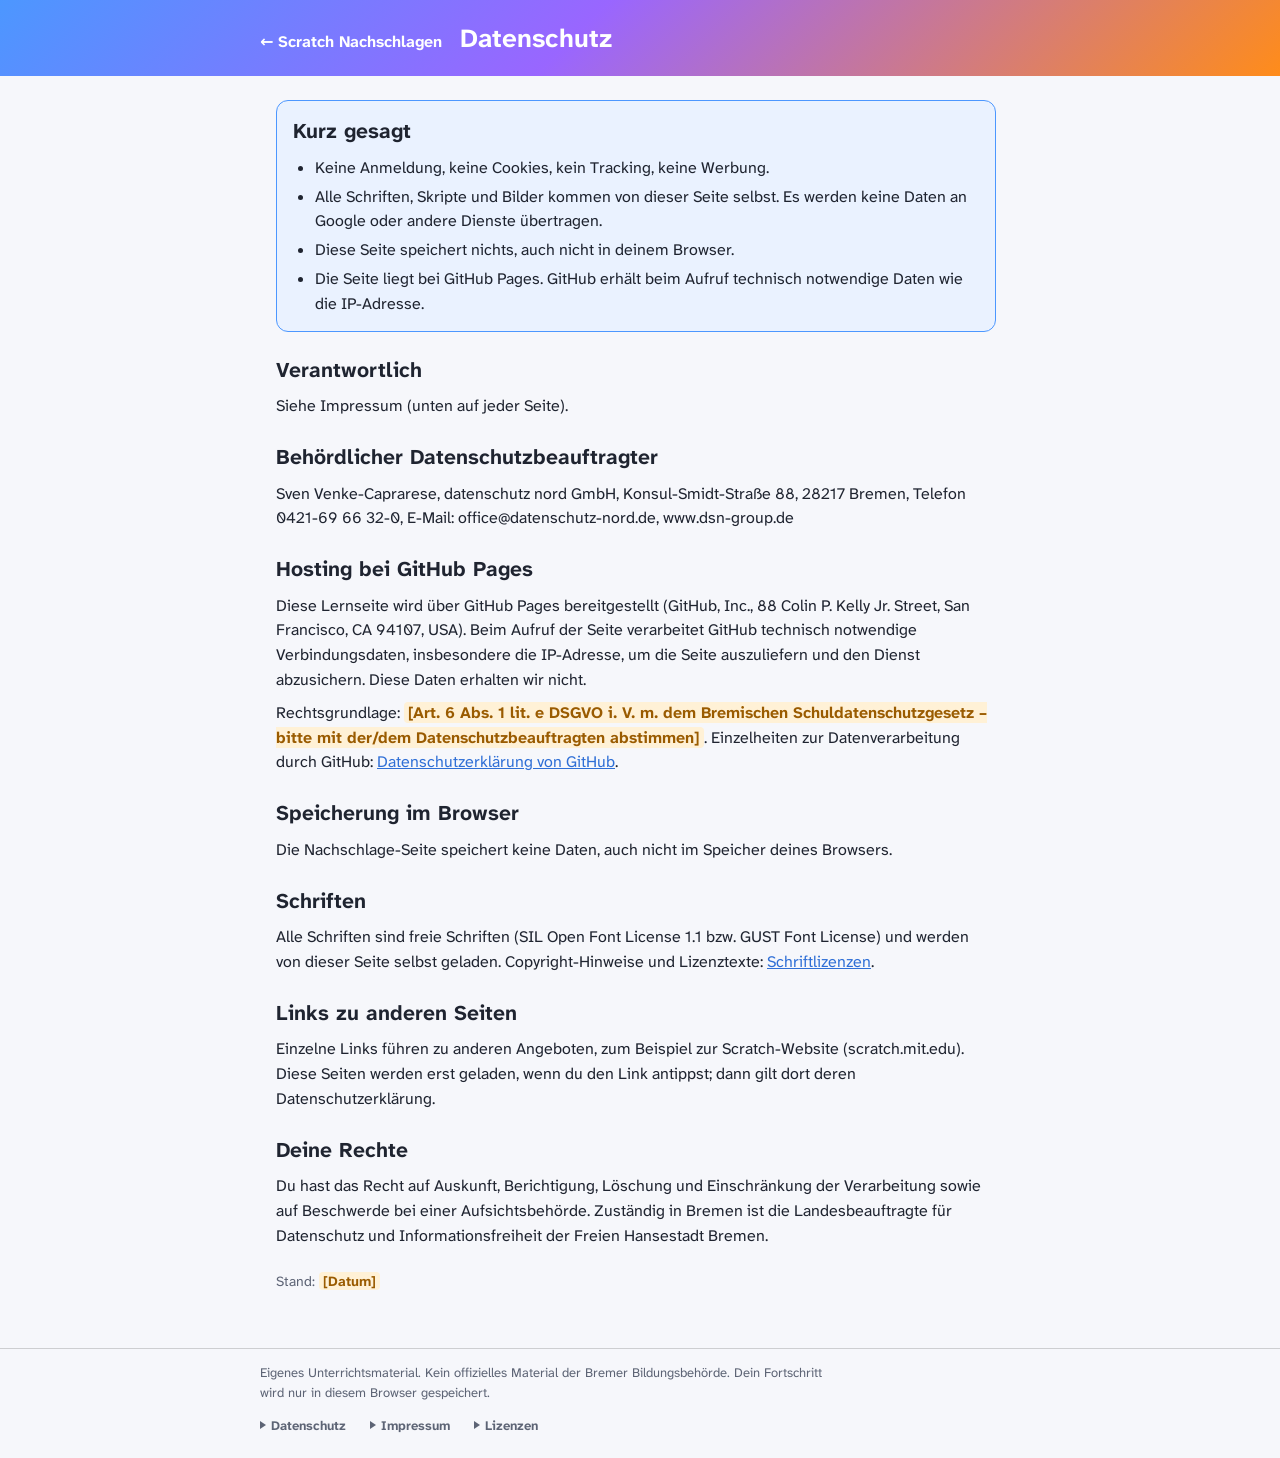
<file: datenschutz.html>
<!doctype html>
<html lang="de">
<head>
<meta charset="utf-8">
<meta name="robots" content="noindex, nofollow, noarchive">
<link rel="stylesheet" href="assets/fonts/fonts.css">
<meta name="viewport" content="width=device-width, initial-scale=1">
<title>Datenschutz · Scratch Nachschlagen</title>
<style>
:root{--bg:#f6f7fb;--card:#fff;--ink:#1f2430;--muted:#5d6475;--line:#e3e6ee;--blue:#4c97ff;--sky:#eaf2ff;--warn:#9a5b00;--warn-soft:#fff1d6}
*{box-sizing:border-box}
body{margin:0;background:var(--bg);color:var(--ink);font:16px/1.55 "Atkinson Hyperlegible Next",system-ui,-apple-system,"Segoe UI",Roboto,Arial,sans-serif}
.band{background:linear-gradient(135deg,#4c97ff 0%,#9966ff 45%,#ff8c1a 100%);color:#fff;padding:18px 16px}
.band .wrap{display:flex;align-items:baseline;gap:18px;flex-wrap:wrap}
.band h1{margin:0;font-size:26px}
.back{color:#fff;font-weight:700;text-decoration:none}
.wrap{max-width:760px;margin:0 auto}
main.wrap{padding:24px 16px}
.doc{max-width:72ch;display:flex;flex-direction:column;gap:22px}
.doc section{display:flex;flex-direction:column;gap:8px}
.doc h2{font-size:21px;margin:0}
.doc p{margin:0}
.doc ul{margin:0;padding-left:22px;display:flex;flex-direction:column;gap:4px}
.ph{background:var(--warn-soft);color:var(--warn);border-radius:4px;padding:0 4px;font-weight:700}
.short{background:var(--sky);border:1.5px solid var(--blue);border-radius:12px;padding:14px 16px}
code{font-family:"Atkinson Hyperlegible Mono",ui-monospace,Consolas,monospace;font-size:.95em;background:var(--sky);padding:0 4px;border-radius:4px}
a{color:#2f6fd6}
.muted{color:var(--muted)}

html body{font-family:"Atkinson Hyperlegible Next",system-ui,-apple-system,"Segoe UI",Roboto,Arial,sans-serif}
button,input,select,textarea{font-family:inherit}
code,kbd,pre,samp{font-family:"Atkinson Hyperlegible Mono",ui-monospace,Consolas,monospace}
.sb3-label,.sb3-comment-label{font-family:"TeX Gyre Heros","Helvetica Neue",Helvetica,Arial,sans-serif}
.stdfuss{display:block;clear:both;margin:32px 0 0;padding:14px max(16px,env(safe-area-inset-right,0px)) calc(18px + env(safe-area-inset-bottom,0px)) max(16px,env(safe-area-inset-left,0px));border-top:1px solid rgba(128,128,128,.35);font-size:13px;line-height:1.5;color:var(--muted,#5d6475);text-align:left;position:relative;z-index:1}
.stdfuss *{box-sizing:border-box}
.stdfuss .stdfuss-in{max-width:760px;margin:0 auto}
.stdfuss p{margin:0 0 8px;max-width:72ch}
.stdfuss .stdfuss-row{display:flex;flex-wrap:wrap;gap:0 24px;align-items:center}
.stdfuss .stdfuss-row button{font:inherit;font-weight:700;color:inherit;background:none;border:0;padding:5px 0;min-height:30px;cursor:pointer;display:inline-flex;align-items:center;gap:5px}
.stdfuss .stdfuss-row button::before{content:"";border:4.5px solid transparent;border-left:6px solid currentColor;border-right:0;transition:transform .15s}
.stdfuss .stdfuss-row button[aria-expanded="true"]::before{transform:rotate(90deg)}
.stdfuss .stdfuss-row button[aria-expanded="true"]{text-decoration:underline;text-underline-offset:3px}
.stdfuss .stdfuss-panel{max-width:72ch;margin-top:4px}
.stdfuss .stdfuss-panel[hidden]{display:none}
.stdfuss ul{margin:4px 0 8px;padding-left:20px}
.stdfuss li{margin:3px 0}
.stdfuss a{color:inherit;text-decoration:underline}

</style>
</head>
<body>
<header class="band"><div class="wrap"><a class="back" href="./">← Scratch Nachschlagen</a><h1>Datenschutz</h1></div></header>
<main class="wrap">
<div class="doc">
  <section class="short" aria-label="Kurzfassung">
    <h2>Kurz gesagt</h2>
    <ul>
      <li>Keine Anmeldung, keine Cookies, kein Tracking, keine Werbung.</li>
      <li>Alle Schriften, Skripte und Bilder kommen von dieser Seite selbst. Es werden keine Daten an Google oder andere Dienste übertragen.</li>
      <li>Diese Seite speichert nichts, auch nicht in deinem Browser.</li>
      <li>Die Seite liegt bei GitHub Pages. GitHub erhält beim Aufruf technisch notwendige Daten wie die IP-Adresse.</li>
    </ul>
  </section>
  <section>
    <h2>Verantwortlich</h2>
    <p>Siehe Impressum (unten auf jeder Seite).</p>
  </section>
  <section>
    <h2>Behördlicher Datenschutzbeauftragter</h2>
    <p>Sven Venke-Caprarese, datenschutz nord GmbH, Konsul-Smidt-Straße 88, 28217 Bremen, Telefon 0421-69 66 32-0, E-Mail: office@datenschutz-nord.de, www.dsn-group.de</p>
  </section>
  <section>
    <h2>Hosting bei GitHub Pages</h2>
    <p>Diese Lernseite wird über GitHub Pages bereitgestellt (GitHub, Inc., 88 Colin P. Kelly Jr. Street, San Francisco, CA 94107, USA). Beim Aufruf der Seite verarbeitet GitHub technisch notwendige Verbindungsdaten, insbesondere die IP-Adresse, um die Seite auszuliefern und den Dienst abzusichern. Diese Daten erhalten wir nicht.</p>
    <p>Rechtsgrundlage: <span class="ph">[Art. 6 Abs. 1 lit. e DSGVO i. V. m. dem Bremischen Schuldatenschutzgesetz – bitte mit der/dem Datenschutzbeauftragten abstimmen]</span>. Einzelheiten zur Datenverarbeitung durch GitHub: <a href="https://docs.github.com/de/site-policy/privacy-policies/github-general-privacy-statement" target="_blank" rel="noopener">Datenschutzerklärung von GitHub</a>.</p>
  </section>
  <section>
    <h2>Speicherung im Browser</h2>
    <p>Die Nachschlage-Seite speichert keine Daten, auch nicht im Speicher deines Browsers.</p>
    
    
  </section>
  <section>
    <h2>Schriften</h2>
    <p>Alle Schriften sind freie Schriften (SIL Open Font License 1.1 bzw. GUST Font License) und werden von dieser Seite selbst geladen. Copyright-Hinweise und Lizenztexte: <a href="assets/fonts/LIZENZEN.txt">Schriftlizenzen</a>.</p>
  </section>
  <section>
    <h2>Links zu anderen Seiten</h2>
    <p>Einzelne Links führen zu anderen Angeboten, zum Beispiel zur Scratch-Website (scratch.mit.edu). Diese Seiten werden erst geladen, wenn du den Link antippst; dann gilt dort deren Datenschutzerklärung.</p>
  </section>
  <section>
    <h2>Deine Rechte</h2>
    <p>Du hast das Recht auf Auskunft, Berichtigung, Löschung und Einschränkung der Verarbeitung sowie auf Beschwerde bei einer Aufsichtsbehörde. Zuständig in Bremen ist die Landesbeauftragte für Datenschutz und Informationsfreiheit der Freien Hansestadt Bremen.</p>
  </section>
  <p class="muted" style="font-size:14px">Stand: <span class="ph">[Datum]</span></p>
</div>
</main>
<footer class="stdfuss" lang="de"><div class="stdfuss-in">
<p>Eigenes Unterrichtsmaterial. Kein offizielles Material der Bremer Bildungsbehörde. Dein Fortschritt wird nur in diesem Browser gespeichert.</p>
<div class="stdfuss-row">
<button type="button" aria-expanded="false" aria-controls="stdfuss-p1">Datenschutz</button>
<button type="button" aria-expanded="false" aria-controls="stdfuss-p2">Impressum</button>
<button type="button" aria-expanded="false" aria-controls="stdfuss-p3">Lizenzen</button>
</div>
<div class="stdfuss-panel" id="stdfuss-p1" hidden>
<ul>
<li><b>Keine Datensammlung:</b> Diese Seite erhebt keine personenbezogenen Daten. Keine Anmeldung, keine Cookies, kein Tracking, keine Formulare, die Daten verschicken.</li>
<li><b>Speicherung nur im Browser:</b> Diese Seite speichert nichts – auch nicht im Browser. Du kannst die Daten in den Einstellungen deines Browsers löschen.</li>
<li><b>Hosting:</b> Die Seite liegt bei GitHub Pages (GitHub, Inc., USA). GitHub verarbeitet beim Aufruf technisch notwendige Daten wie deine IP-Adresse. <a href="https://docs.github.com/de/site-policy/privacy-policies/github-general-privacy-statement" target="_blank" rel="noopener">Datenschutzerklärung von GitHub</a></li>
<li><b>Nichts von fremden Servern:</b> Schriften, Skripte und Bilder werden von dieser Seite selbst geladen.</li>
<li><b>Deine Rechte:</b> Nach der DSGVO hast du das Recht auf Auskunft, Berichtigung, Löschung und Einschränkung der Verarbeitung sowie auf Beschwerde bei einer Datenschutz-Aufsichtsbehörde.</li>
<li><b>Verantwortlich:</b> siehe Impressum.</li>
<li><b>Behördlicher Datenschutzbeauftragter:</b> Sven Venke-Caprarese, datenschutz nord GmbH, Konsul-Smidt-Straße 88, 28217 Bremen, Telefon 0421-69 66 32-0, office@datenschutz-nord.de, www.dsn-group.de</li>
</ul>
<p><a href="datenschutz.html">Ausführliche Datenschutzhinweise</a></p>
</div>
<div class="stdfuss-panel" id="stdfuss-p2" hidden>
<p><b>Oberschule an der Hermannsburg</b><br>Hermannsburg 32f<br>28259 Bremen<br>Telefon: 0421-361-15960<br>E-Mail: 505@schulverwaltung.bremen.de</p>
<p>Vertreten durch den Schulleiter Achim Kaschub</p>
</div>
<div class="stdfuss-panel" id="stdfuss-p3" hidden>
<p>Texte, Aufgaben, Code-Beispiele und Bilder sind eigenes Unterrichtsmaterial. Alle Schriften werden von dieser Seite selbst geladen, ohne Verbindung zu Google oder anderen Schriftdiensten, und wurden nicht verändert.</p>
<ul><li><b>Atkinson Hyperlegible Next</b> – Copyright 2020–2024 The Atkinson Hyperlegible Next Project Authors, SIL Open Font License 1.1</li><li><b>Atkinson Hyperlegible Mono</b> – Copyright 2020–2024 The Atkinson Hyperlegible Mono Project Authors, SIL Open Font License 1.1</li><li><b>TeX Gyre Heros</b> (Blockbeschriftung) – Copyright © 2007–2018 Bogusław Jackowski und Janusz M. Nowacki, GUST Font License</li><li><b>scratchblocks</b> (zeichnet die Scratch-Blöcke) – Copyright © 2013–2021 Tim Radvan, MIT-Lizenz</li></ul>
<p><a href="assets/fonts/LIZENZEN.txt" target="_blank" rel="noopener">Schriftlizenzen</a> · <a href="LICENSE-scratchblocks.txt" target="_blank" rel="noopener">Lizenz scratchblocks</a> (öffnen in neuem Tab)</p>
<p>Scratch ist ein Projekt der Scratch Foundation. Diese Seite steht in keiner Verbindung zur Scratch Foundation.</p>
</div>
<noscript><style>.stdfuss .stdfuss-panel[hidden]{display:block}.stdfuss .stdfuss-row{display:none}</style></noscript>
<script>(function(){var b=document.querySelectorAll('.stdfuss-row button');b.forEach(function(x){x.addEventListener('click',function(){var on=x.getAttribute('aria-expanded')!=='true';b.forEach(function(y){y.setAttribute('aria-expanded','false');document.getElementById(y.getAttribute('aria-controls')).hidden=true;});if(on){x.setAttribute('aria-expanded','true');document.getElementById(x.getAttribute('aria-controls')).hidden=false;}});});})();</script>
</div></footer>
</body>
</html>
</file>
<file: assets/fonts/fonts.css>
/* Schriften dieser Seite – alle lokal im Repository, Lizenzen: LIZENZEN.txt */
/* atkinson-hyperlegible-next-latin-ext-400-normal */
@font-face {
  font-family: 'Atkinson Hyperlegible Next';
  font-style: normal;
  font-display: swap;
  font-weight: 400;
  src: url(atkinson-hyperlegible-next-latin-ext-400-normal.woff2) format('woff2');
  unicode-range: U+0100-02BA,U+02BD-02C5,U+02C7-02CC,U+02CE-02D7,U+02DD-02FF,U+0304,U+0308,U+0329,U+1D00-1DBF,U+1E00-1E9F,U+1EF2-1EFF,U+2020,U+20A0-20AB,U+20AD-20C0,U+2113,U+2C60-2C7F,U+A720-A7FF;
}

/* atkinson-hyperlegible-next-latin-400-normal */
@font-face {
  font-family: 'Atkinson Hyperlegible Next';
  font-style: normal;
  font-display: swap;
  font-weight: 400;
  src: url(atkinson-hyperlegible-next-latin-400-normal.woff2) format('woff2');
  unicode-range: U+0000-00FF,U+0131,U+0152-0153,U+02BB-02BC,U+02C6,U+02DA,U+02DC,U+0304,U+0308,U+0329,U+2000-206F,U+20AC,U+2122,U+2191,U+2193,U+2212,U+2215,U+FEFF,U+FFFD;
}
/* atkinson-hyperlegible-next-latin-ext-700-normal */
@font-face {
  font-family: 'Atkinson Hyperlegible Next';
  font-style: normal;
  font-display: swap;
  font-weight: 700;
  src: url(atkinson-hyperlegible-next-latin-ext-700-normal.woff2) format('woff2');
  unicode-range: U+0100-02BA,U+02BD-02C5,U+02C7-02CC,U+02CE-02D7,U+02DD-02FF,U+0304,U+0308,U+0329,U+1D00-1DBF,U+1E00-1E9F,U+1EF2-1EFF,U+2020,U+20A0-20AB,U+20AD-20C0,U+2113,U+2C60-2C7F,U+A720-A7FF;
}

/* atkinson-hyperlegible-next-latin-700-normal */
@font-face {
  font-family: 'Atkinson Hyperlegible Next';
  font-style: normal;
  font-display: swap;
  font-weight: 700;
  src: url(atkinson-hyperlegible-next-latin-700-normal.woff2) format('woff2');
  unicode-range: U+0000-00FF,U+0131,U+0152-0153,U+02BB-02BC,U+02C6,U+02DA,U+02DC,U+0304,U+0308,U+0329,U+2000-206F,U+20AC,U+2122,U+2191,U+2193,U+2212,U+2215,U+FEFF,U+FFFD;
}
/* atkinson-hyperlegible-next-latin-ext-400-italic */
@font-face {
  font-family: 'Atkinson Hyperlegible Next';
  font-style: italic;
  font-display: swap;
  font-weight: 400;
  src: url(atkinson-hyperlegible-next-latin-ext-400-italic.woff2) format('woff2');
  unicode-range: U+0100-02BA,U+02BD-02C5,U+02C7-02CC,U+02CE-02D7,U+02DD-02FF,U+0304,U+0308,U+0329,U+1D00-1DBF,U+1E00-1E9F,U+1EF2-1EFF,U+2020,U+20A0-20AB,U+20AD-20C0,U+2113,U+2C60-2C7F,U+A720-A7FF;
}

/* atkinson-hyperlegible-next-latin-400-italic */
@font-face {
  font-family: 'Atkinson Hyperlegible Next';
  font-style: italic;
  font-display: swap;
  font-weight: 400;
  src: url(atkinson-hyperlegible-next-latin-400-italic.woff2) format('woff2');
  unicode-range: U+0000-00FF,U+0131,U+0152-0153,U+02BB-02BC,U+02C6,U+02DA,U+02DC,U+0304,U+0308,U+0329,U+2000-206F,U+20AC,U+2122,U+2191,U+2193,U+2212,U+2215,U+FEFF,U+FFFD;
}
/* atkinson-hyperlegible-mono-latin-ext-400-normal */
@font-face {
  font-family: 'Atkinson Hyperlegible Mono';
  font-style: normal;
  font-display: swap;
  font-weight: 400;
  src: url(atkinson-hyperlegible-mono-latin-ext-400-normal.woff2) format('woff2');
  unicode-range: U+0100-02BA,U+02BD-02C5,U+02C7-02CC,U+02CE-02D7,U+02DD-02FF,U+0304,U+0308,U+0329,U+1D00-1DBF,U+1E00-1E9F,U+1EF2-1EFF,U+2020,U+20A0-20AB,U+20AD-20C0,U+2113,U+2C60-2C7F,U+A720-A7FF;
}

/* atkinson-hyperlegible-mono-latin-400-normal */
@font-face {
  font-family: 'Atkinson Hyperlegible Mono';
  font-style: normal;
  font-display: swap;
  font-weight: 400;
  src: url(atkinson-hyperlegible-mono-latin-400-normal.woff2) format('woff2');
  unicode-range: U+0000-00FF,U+0131,U+0152-0153,U+02BB-02BC,U+02C6,U+02DA,U+02DC,U+0304,U+0308,U+0329,U+2000-206F,U+20AC,U+2122,U+2191,U+2193,U+2212,U+2215,U+FEFF,U+FFFD;
}
/* TeX Gyre Heros: für die Beschriftung der Scratch-Blöcke (Helvetica-kompatible Maße) */
@font-face {
  font-family: 'TeX Gyre Heros';
  font-style: normal;
  font-display: swap;
  font-weight: 400 500;
  src: url(texgyreheros-regular.otf) format('opentype');
}
@font-face {
  font-family: 'TeX Gyre Heros';
  font-style: normal;
  font-display: swap;
  font-weight: 600 700;
  src: url(texgyreheros-bold.otf) format('opentype');
}
</file>
